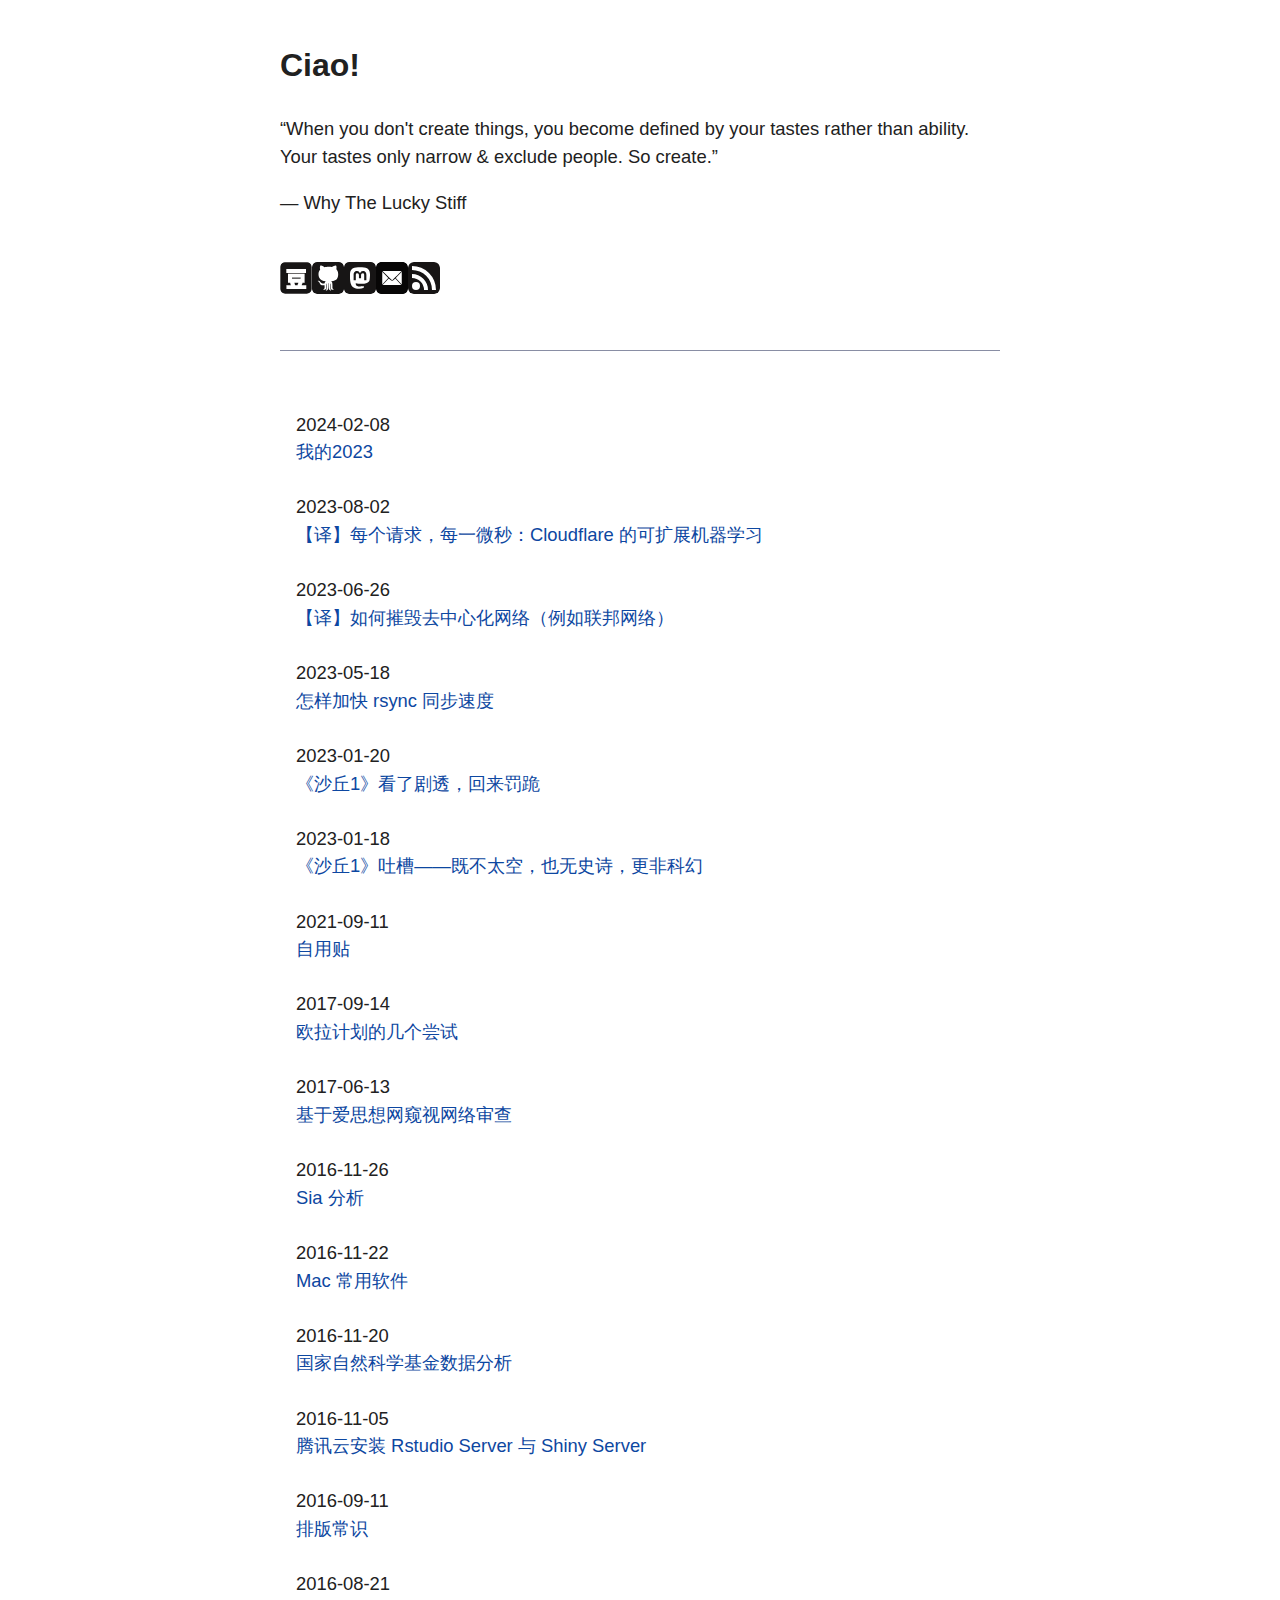
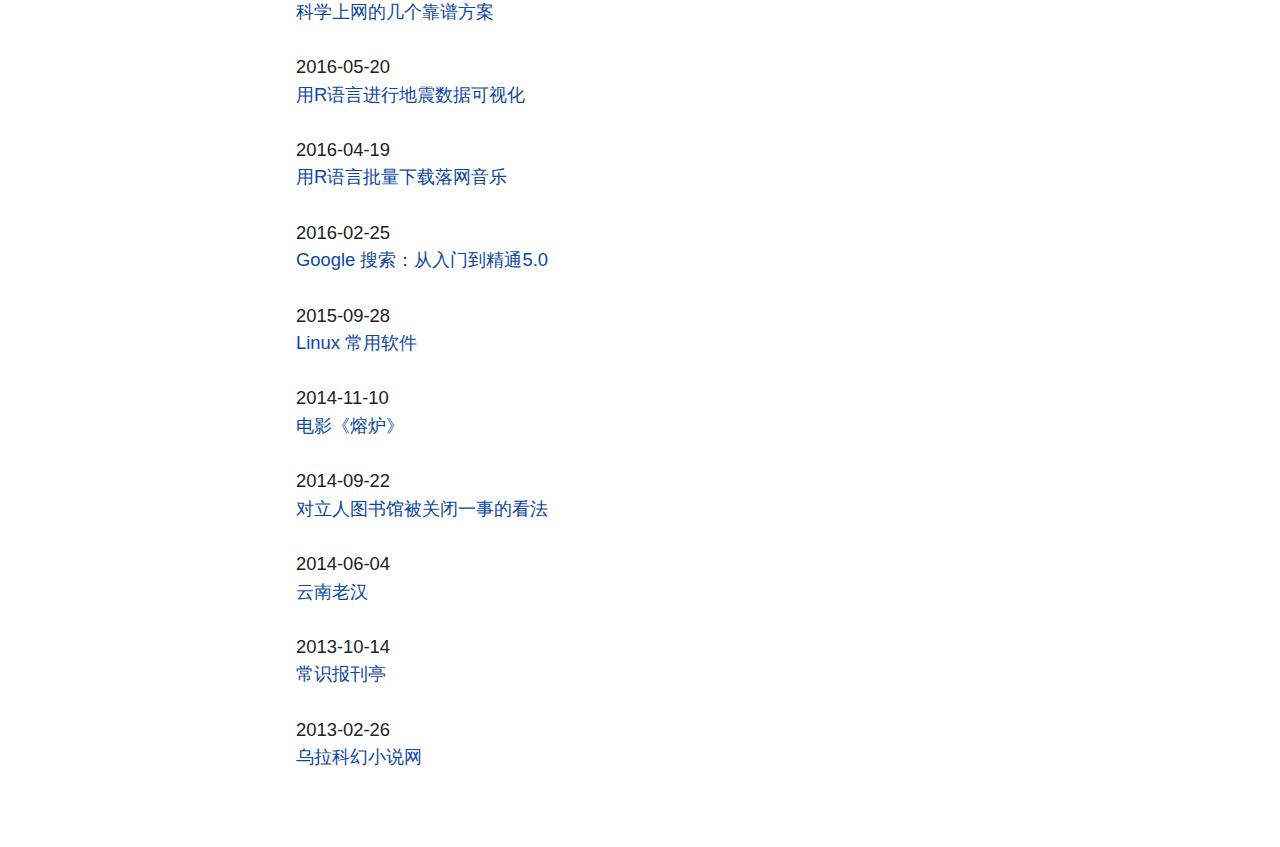
<file: index.html>
<!doctype html><html><head><meta charset=utf-8><title>Ciao!</title><link href=https://tsai002.github.io/simple-min.css rel=stylesheet><link href="[data-uri]" rel="shortcut icon"><link href=https://tsai002.github.io//atom.xml rel=alternate title=Ciao! type=application/atom+xml><meta content="width=device-width,initial-scale=1,user-scalable=no" name=viewport><body><div class=wrapper><header><h3>Ciao!</h3><p>“When you don't create things, you become defined by your tastes rather than ability. Your tastes only narrow & exclude people. So create.”<p>― Why The Lucky Stiff</p><br><a href=https://www.douban.com/people/140156069/><img alt=douban height=32 src=[data-uri] width=32></a><a href=https://github.com/Tsai002><img src="[data-uri]" alt=github height=32 width=32></a><a href=https://mastodon.xyz/@ciao><img src="[data-uri]" alt=mastodon height=32 width=32></a><a href=mailto:tsai2049@gmail.com><img src="[data-uri]" alt=mail height=32 width=32></a><a href=atom.xml><img alt=RSS height=32 src=[data-uri] width=32></a></header><section><br> 2024-02-08<br><a href=https://tsai002.github.io/2023/>我的2023</a><br><br> 2023-08-02<br><a href=https://tsai002.github.io/scalable-machine-learning-at-cloudflare/>【译】每个请求，每一微秒：Cloudflare 的可扩展机器学习</a><br><br> 2023-06-26<br><a href=https://tsai002.github.io/how-to-kill-a-decentralised-network/>【译】如何摧毁去中心化网络（例如联邦网络）</a><br><br> 2023-05-18<br><a href=https://tsai002.github.io/rsync/>怎样加快 rsync 同步速度</a><br><br> 2023-01-20<br><a href=https://tsai002.github.io/dune-review2/>《沙丘1》看了剧透，回来罚跪</a><br><br> 2023-01-18<br><a href=https://tsai002.github.io/dune/>《沙丘1》吐槽——既不太空，也无史诗，更非科幻</a><br><br> 2021-09-11<br><a href=https://tsai002.github.io/useful-links/>自用贴</a><br><br> 2017-09-14<br><a href=https://tsai002.github.io/euler/>欧拉计划的几个尝试</a><br><br> 2017-06-13<br><a href=https://tsai002.github.io/aisixiang/>基于爱思想网窥视网络审查</a><br><br> 2016-11-26<br><a href=https://tsai002.github.io/sia/>Sia 分析</a><br><br> 2016-11-22<br><a href=https://tsai002.github.io/mac-software/>Mac 常用软件</a><br><br> 2016-11-20<br><a href=https://tsai002.github.io/fund/>国家自然科学基金数据分析</a><br><br> 2016-11-05<br><a href=https://tsai002.github.io/rstudio-server/>腾讯云安装 Rstudio Server 与 Shiny Server</a><br><br> 2016-09-11<br><a href=https://tsai002.github.io/typewritting/>排版常识</a><br><br> 2016-08-21<br><a href=https://tsai002.github.io/freeweb/>科学上网的几个靠谱方案</a><br><br> 2016-05-20<br><a href=https://tsai002.github.io/earthquake/>用R语言进行地震数据可视化</a><br><br> 2016-04-19<br><a href=https://tsai002.github.io/luoo/>用R语言批量下载落网音乐</a><br><br> 2016-02-25<br><a href=https://tsai002.github.io/google/>Google 搜索：从入门到精通5.0</a><br><br> 2015-09-28<br><a href=https://tsai002.github.io/lubuntu/>Linux 常用软件</a><br><br> 2014-11-10<br><a href=https://tsai002.github.io/silenced/>电影《熔炉》</a><br><br> 2014-09-22<br><a href=https://tsai002.github.io/lirenlibrary/>对立人图书馆被关闭一事的看法</a><br><br> 2014-06-04<br><a href=https://tsai002.github.io/puzzle/>云南老汉</a><br><br> 2013-10-14<br><a href=https://tsai002.github.io/changshibaokanting/>常识报刊亭</a><br><br> 2013-02-26<br><a href=https://tsai002.github.io/wulali/>乌拉科幻小说网</a><br><br></section></div>
</file>
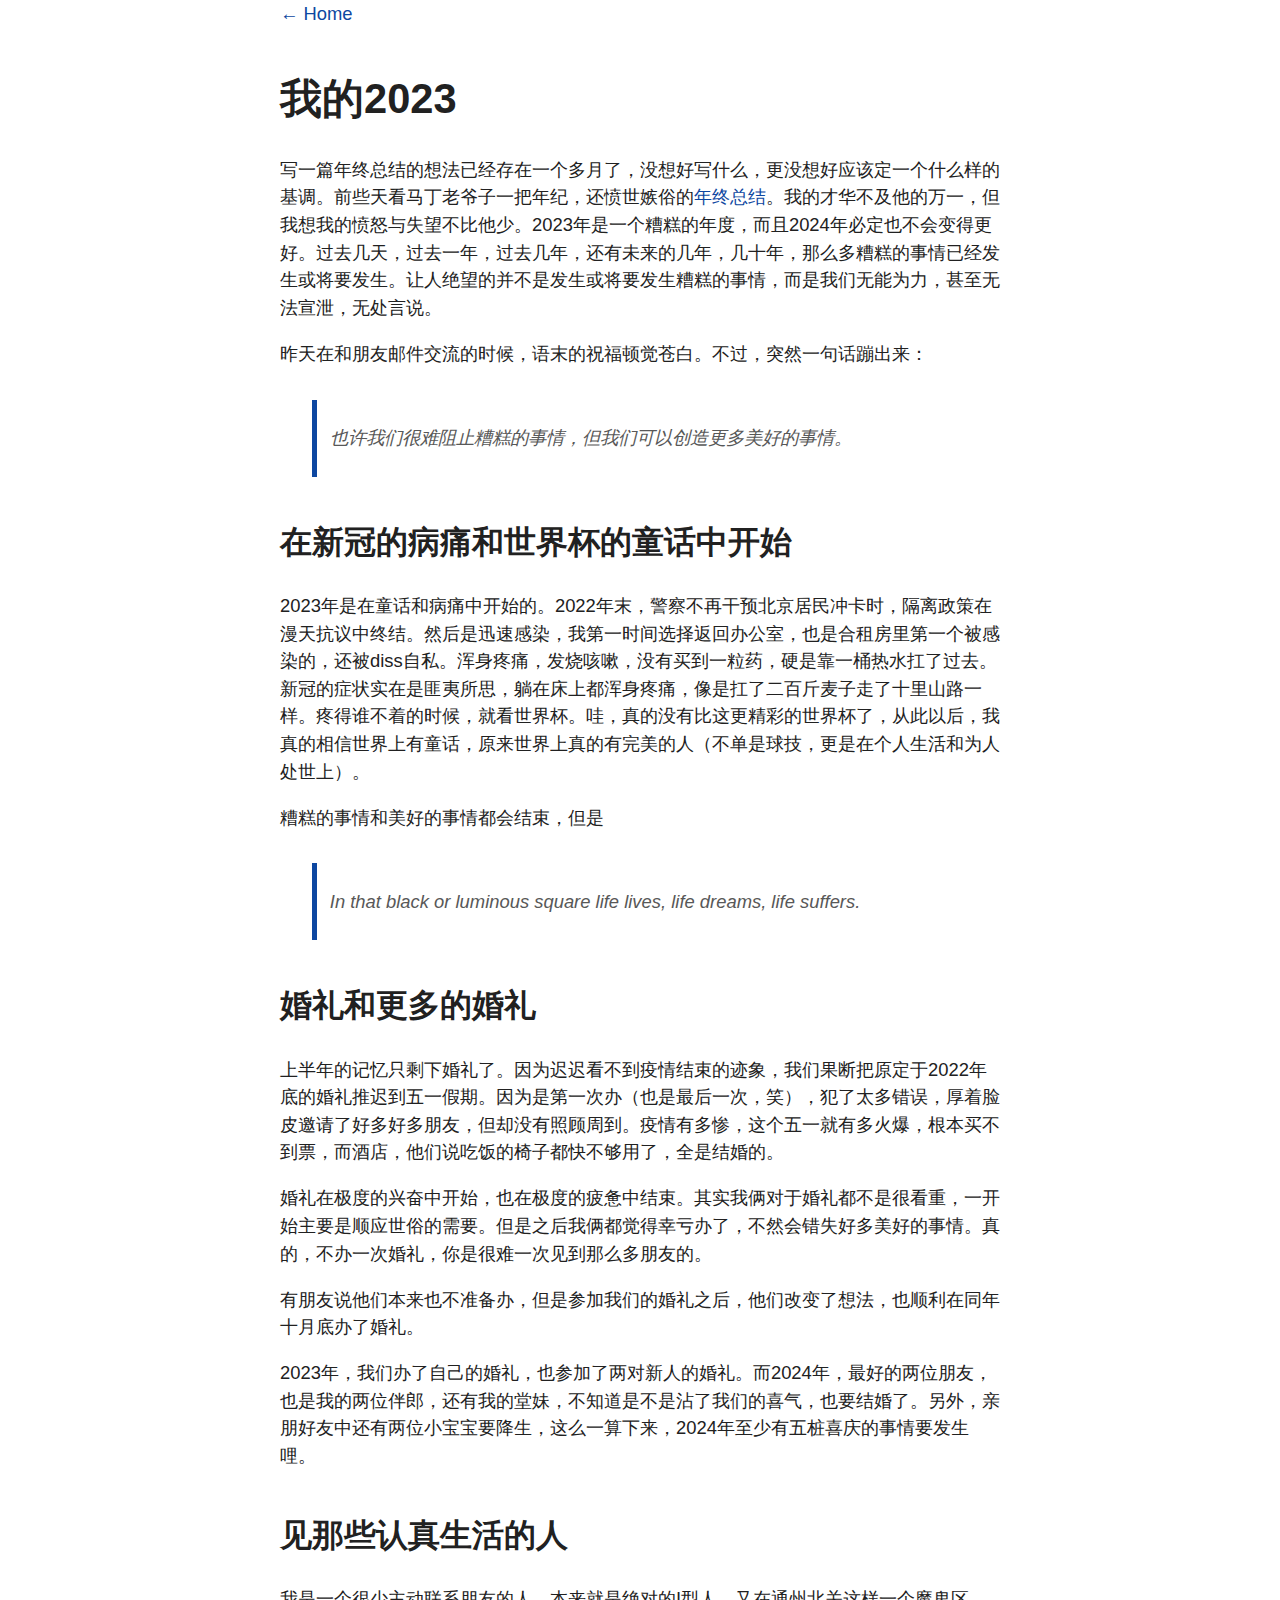
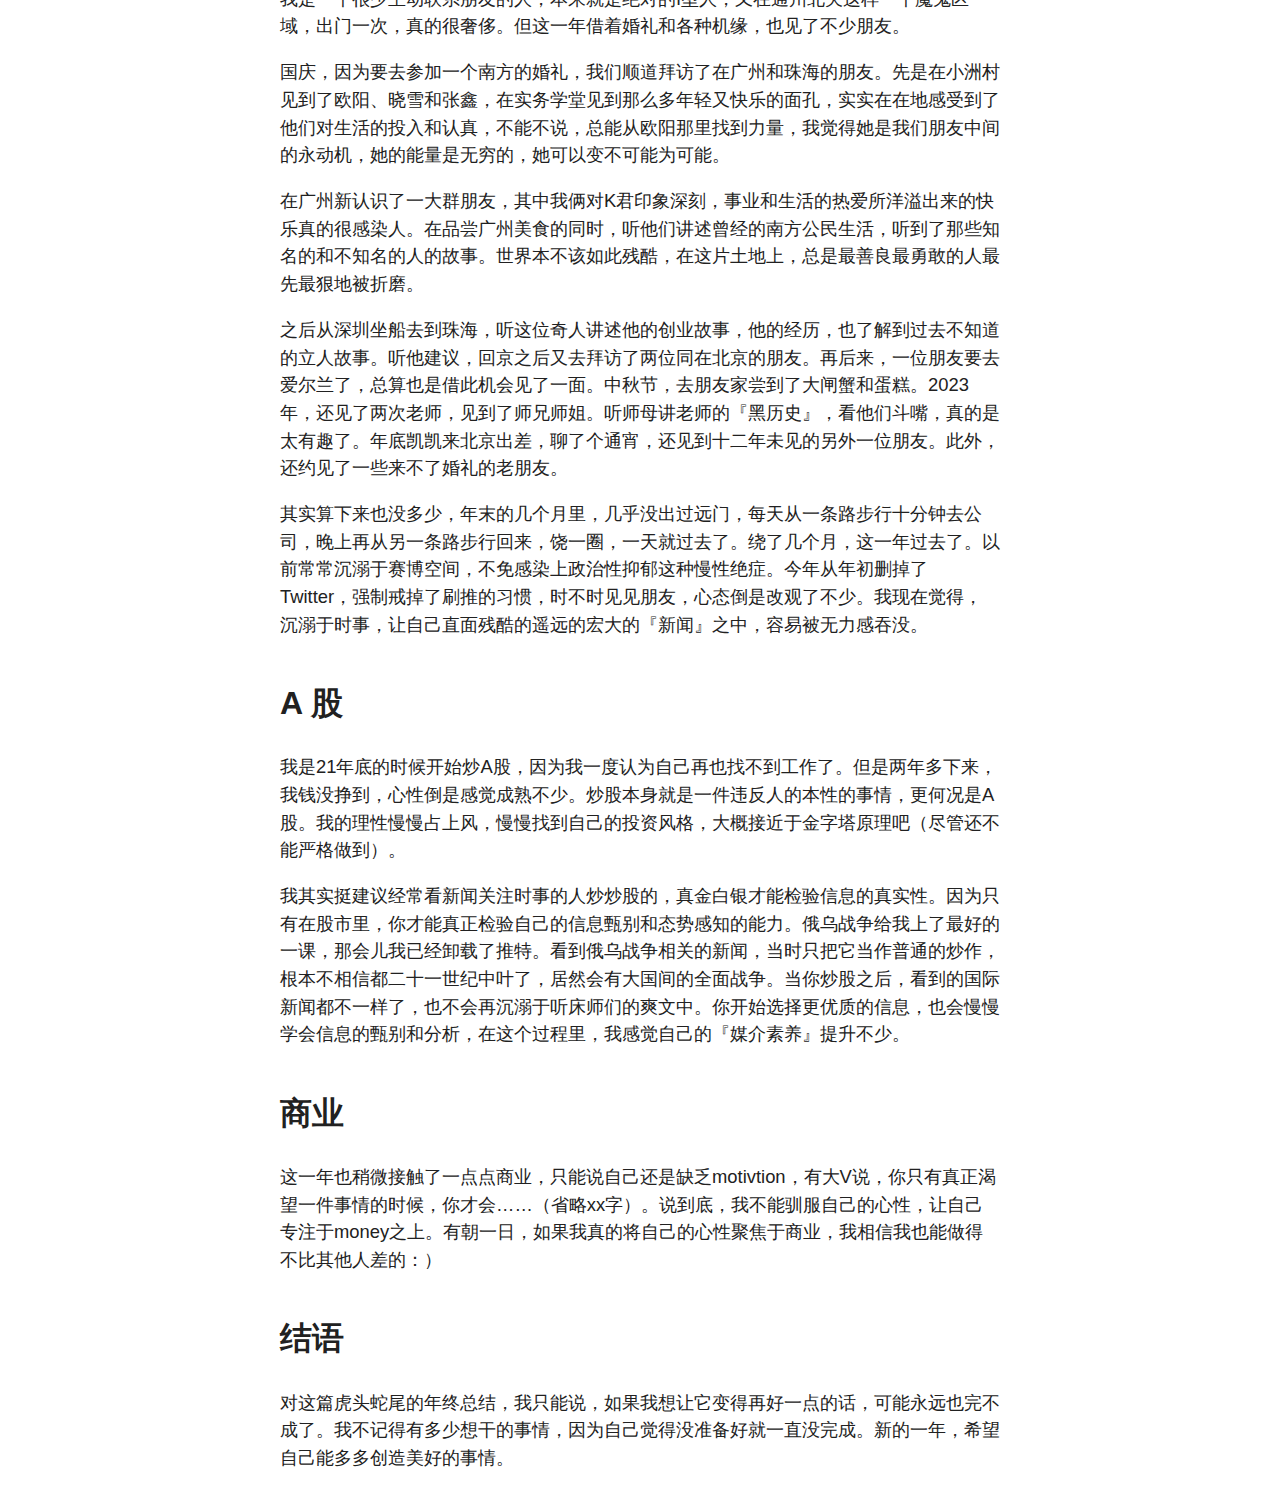
<file: 2023/index.html>
<!doctype html><html><head><meta charset=utf-8><title>Ciao!</title><link href=https://tsai002.github.io/simple-min.css rel=stylesheet><link href="[data-uri]" rel="shortcut icon"><link href=https://tsai002.github.io//atom.xml rel=alternate title=Ciao! type=application/atom+xml><meta content="width=device-width,initial-scale=1,user-scalable=no" name=viewport><body><div class=blogpost><a href=/>← Home</a><h2 class=post-title>我的2023</h2><p>写一篇年终总结的想法已经存在一个多月了，没想好写什么，更没想好应该定一个什么样的基调。前些天看马丁老爷子一把年纪，还愤世嫉俗的<a href=https://georgerrmartin.com/notablog/2024/01/29/dark-days/>年终总结</a>。我的才华不及他的万一，但我想我的愤怒与失望不比他少。2023年是一个糟糕的年度，而且2024年必定也不会变得更好。过去几天，过去一年，过去几年，还有未来的几年，几十年，那么多糟糕的事情已经发生或将要发生。让人绝望的并不是发生或将要发生糟糕的事情，而是我们无能为力，甚至无法宣泄，无处言说。<p>昨天在和朋友邮件交流的时候，语末的祝福顿觉苍白。不过，突然一句话蹦出来：<blockquote><p>也许我们很难阻止糟糕的事情，但我们可以创造更多美好的事情。</blockquote><h3 id=zai-xin-guan-de-bing-tong-he-shi-jie-bei-de-tong-hua-zhong-kai-shi>在新冠的病痛和世界杯的童话中开始</h3><p>2023年是在童话和病痛中开始的。2022年末，警察不再干预北京居民冲卡时，隔离政策在漫天抗议中终结。然后是迅速感染，我第一时间选择返回办公室，也是合租房里第一个被感染的，还被diss自私。浑身疼痛，发烧咳嗽，没有买到一粒药，硬是靠一桶热水扛了过去。新冠的症状实在是匪夷所思，躺在床上都浑身疼痛，像是扛了二百斤麦子走了十里山路一样。疼得谁不着的时候，就看世界杯。哇，真的没有比这更精彩的世界杯了，从此以后，我真的相信世界上有童话，原来世界上真的有完美的人（不单是球技，更是在个人生活和为人处世上）。<p>糟糕的事情和美好的事情都会结束，但是<blockquote><p>In that black or luminous square life lives, life dreams, life suffers.</blockquote><h3 id=hun-li-he-geng-duo-de-hun-li>婚礼和更多的婚礼</h3><p>上半年的记忆只剩下婚礼了。因为迟迟看不到疫情结束的迹象，我们果断把原定于2022年底的婚礼推迟到五一假期。因为是第一次办（也是最后一次，笑），犯了太多错误，厚着脸皮邀请了好多好多朋友，但却没有照顾周到。疫情有多惨，这个五一就有多火爆，根本买不到票，而酒店，他们说吃饭的椅子都快不够用了，全是结婚的。<p>婚礼在极度的兴奋中开始，也在极度的疲惫中结束。其实我俩对于婚礼都不是很看重，一开始主要是顺应世俗的需要。但是之后我俩都觉得幸亏办了，不然会错失好多美好的事情。真的，不办一次婚礼，你是很难一次见到那么多朋友的。<p>有朋友说他们本来也不准备办，但是参加我们的婚礼之后，他们改变了想法，也顺利在同年十月底办了婚礼。<p>2023年，我们办了自己的婚礼，也参加了两对新人的婚礼。而2024年，最好的两位朋友，也是我的两位伴郎，还有我的堂妹，不知道是不是沾了我们的喜气，也要结婚了。另外，亲朋好友中还有两位小宝宝要降生，这么一算下来，2024年至少有五桩喜庆的事情要发生哩。<h3 id=jian-na-xie-ren-zhen-sheng-huo-de-ren>见那些认真生活的人</h3><p>我是一个很少主动联系朋友的人，本来就是绝对的I型人，又在通州北关这样一个魔鬼区域，出门一次，真的很奢侈。但这一年借着婚礼和各种机缘，也见了不少朋友。<p>国庆，因为要去参加一个南方的婚礼，我们顺道拜访了在广州和珠海的朋友。先是在小洲村见到了欧阳、晓雪和张鑫，在实务学堂见到那么多年轻又快乐的面孔，实实在在地感受到了他们对生活的投入和认真，不能不说，总能从欧阳那里找到力量，我觉得她是我们朋友中间的永动机，她的能量是无穷的，她可以变不可能为可能。<p>在广州新认识了一大群朋友，其中我俩对K君印象深刻，事业和生活的热爱所洋溢出来的快乐真的很感染人。在品尝广州美食的同时，听他们讲述曾经的南方公民生活，听到了那些知名的和不知名的人的故事。世界本不该如此残酷，在这片土地上，总是最善良最勇敢的人最先最狠地被折磨。<p>之后从深圳坐船去到珠海，听这位奇人讲述他的创业故事，他的经历，也了解到过去不知道的立人故事。听他建议，回京之后又去拜访了两位同在北京的朋友。再后来，一位朋友要去爱尔兰了，总算也是借此机会见了一面。中秋节，去朋友家尝到了大闸蟹和蛋糕。2023年，还见了两次老师，见到了师兄师姐。听师母讲老师的『黑历史』，看他们斗嘴，真的是太有趣了。年底凯凯来北京出差，聊了个通宵，还见到十二年未见的另外一位朋友。此外，还约见了一些来不了婚礼的老朋友。<p>其实算下来也没多少，年末的几个月里，几乎没出过远门，每天从一条路步行十分钟去公司，晚上再从另一条路步行回来，饶一圈，一天就过去了。绕了几个月，这一年过去了。以前常常沉溺于赛博空间，不免感染上政治性抑郁这种慢性绝症。今年从年初删掉了Twitter，强制戒掉了刷推的习惯，时不时见见朋友，心态倒是改观了不少。我现在觉得，沉溺于时事，让自己直面残酷的遥远的宏大的『新闻』之中，容易被无力感吞没。<h3 id=a-gu>A 股</h3><p>我是21年底的时候开始炒A股，因为我一度认为自己再也找不到工作了。但是两年多下来，我钱没挣到，心性倒是感觉成熟不少。炒股本身就是一件违反人的本性的事情，更何况是A股。我的理性慢慢占上风，慢慢找到自己的投资风格，大概接近于金字塔原理吧（尽管还不能严格做到）。<p>我其实挺建议经常看新闻关注时事的人炒炒股的，真金白银才能检验信息的真实性。因为只有在股市里，你才能真正检验自己的信息甄别和态势感知的能力。俄乌战争给我上了最好的一课，那会儿我已经卸载了推特。看到俄乌战争相关的新闻，当时只把它当作普通的炒作，根本不相信都二十一世纪中叶了，居然会有大国间的全面战争。当你炒股之后，看到的国际新闻都不一样了，也不会再沉溺于听床师们的爽文中。你开始选择更优质的信息，也会慢慢学会信息的甄别和分析，在这个过程里，我感觉自己的『媒介素养』提升不少。<h3 id=shang-ye>商业</h3><p>这一年也稍微接触了一点点商业，只能说自己还是缺乏motivtion，有大V说，你只有真正渴望一件事情的时候，你才会……（省略xx字）。说到底，我不能驯服自己的心性，让自己专注于money之上。有朝一日，如果我真的将自己的心性聚焦于商业，我相信我也能做得不比其他人差的：）<h3 id=jie-yu>结语</h3><p>对这篇虎头蛇尾的年终总结，我只能说，如果我想让它变得再好一点的话，可能永远也完不成了。我不记得有多少想干的事情，因为自己觉得没准备好就一直没完成。新的一年，希望自己能多多创造美好的事情。</div>
</file>
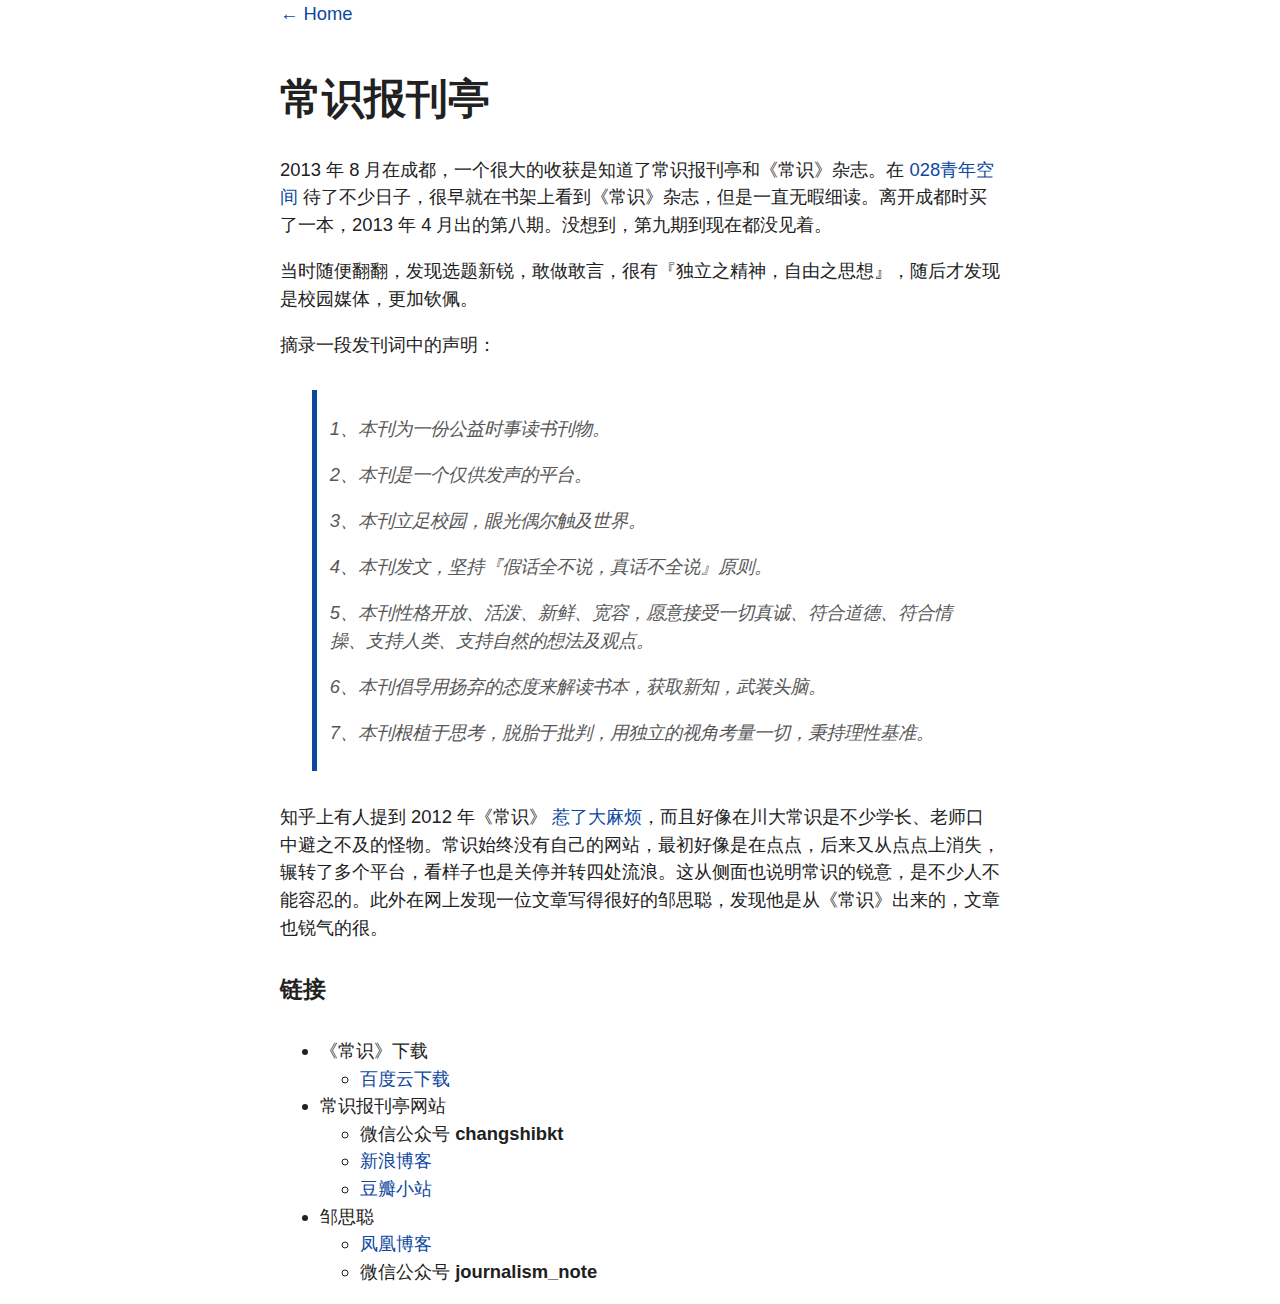
<file: changshibaokanting/index.html>
<!doctype html><html><head><meta charset=utf-8><title>Ciao!</title><link href=https://tsai002.github.io/simple-min.css rel=stylesheet><link href="[data-uri]" rel="shortcut icon"><link href=https://tsai002.github.io//atom.xml rel=alternate title=Ciao! type=application/atom+xml><meta content="width=device-width,initial-scale=1,user-scalable=no" name=viewport><body><div class=blogpost><a href=/>← Home</a><h2 class=post-title>常识报刊亭</h2><p>2013 年 8 月在成都，一个很大的收获是知道了常识报刊亭和《常识》杂志。在 <a href=https://site.douban.com/194168/>028青年空间</a> 待了不少日子，很早就在书架上看到《常识》杂志，但是一直无暇细读。离开成都时买了一本，2013 年 4 月出的第八期。没想到，第九期到现在都没见着。<p>当时随便翻翻，发现选题新锐，敢做敢言，很有『独立之精神，自由之思想』，随后才发现是校园媒体，更加钦佩。<p>摘录一段发刊词中的声明：<blockquote><p>1、本刊为一份公益时事读书刊物。<p>2、本刊是一个仅供发声的平台。<p>3、本刊立足校园，眼光偶尔触及世界。<p>4、本刊发文，坚持『假话全不说，真话不全说』原则。<p>5、本刊性格开放、活泼、新鲜、宽容，愿意接受一切真诚、符合道德、符合情操、支持人类、支持自然的想法及观点。<p>6、本刊倡导用扬弃的态度来解读书本，获取新知，武装头脑。<p>7、本刊根植于思考，脱胎于批判，用独立的视角考量一切，秉持理性基准。</blockquote><p>知乎上有人提到 2012 年《常识》 <a href=https://www.zhihu.com/question/21856922>惹了大麻烦</a>，而且好像在川大常识是不少学长、老师口中避之不及的怪物。常识始终没有自己的网站，最初好像是在点点，后来又从点点上消失，辗转了多个平台，看样子也是关停并转四处流浪。这从侧面也说明常识的锐意，是不少人不能容忍的。此外在网上发现一位文章写得很好的邹思聪，发现他是从《常识》出来的，文章也锐气的很。<h4 id=lian-jie>链接</h4><ul><li>《常识》下载 <ul><li><a href=http://pan.baidu.com/s/1jHYw5oy>百度云下载</a></ul><li>常识报刊亭网站 <ul><li>微信公众号 <strong>changshibkt</strong><li><a href=http://blog.sina.com.cn/changshibaokanting>新浪博客</a><li><a href=https://site.douban.com/248201/>豆瓣小站</a></ul><li>邹思聪 <ul><li><a href=http://zsclovedwx1314.blog.ifeng.com/article/25670882.html>凤凰博客</a><li>微信公众号 <strong>journalism_note</strong></ul></ul></div>
</file>
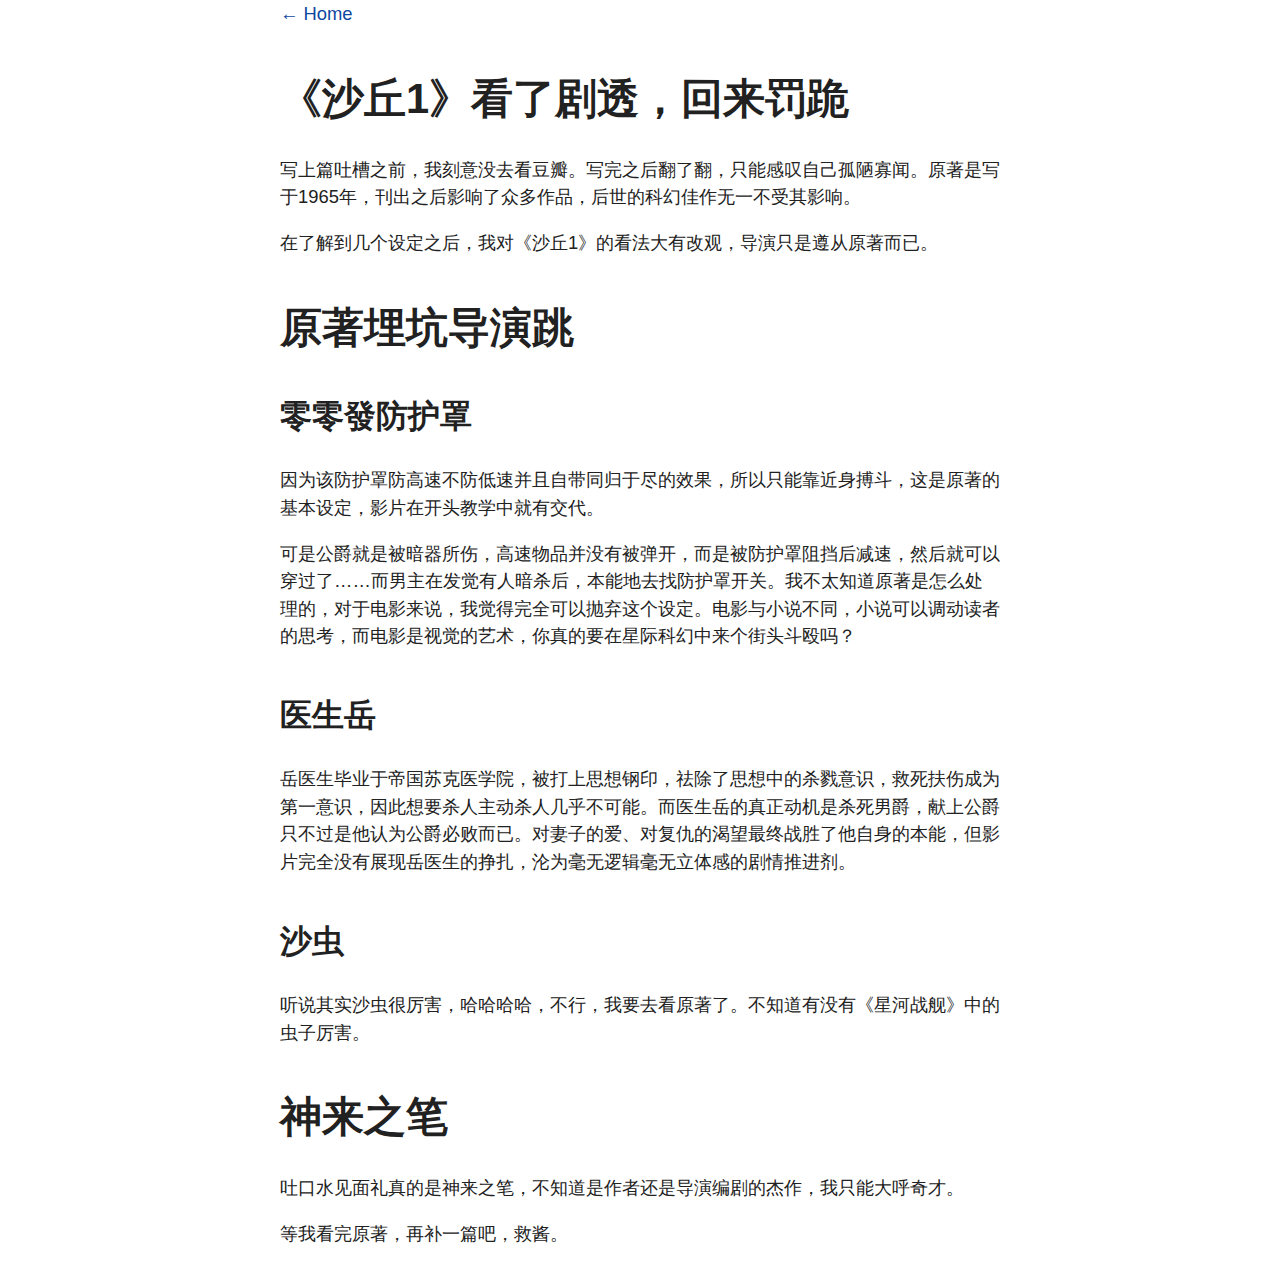
<file: dune-review2/index.html>
<!doctype html><html><head><meta charset=utf-8><title>Ciao!</title><link href=https://tsai002.github.io/simple-min.css rel=stylesheet><link href="[data-uri]" rel="shortcut icon"><link href=https://tsai002.github.io//atom.xml rel=alternate title=Ciao! type=application/atom+xml><meta content="width=device-width,initial-scale=1,user-scalable=no" name=viewport><body><div class=blogpost><a href=/>← Home</a><h2 class=post-title>《沙丘1》看了剧透，回来罚跪</h2><p>写上篇吐槽之前，我刻意没去看豆瓣。写完之后翻了翻，只能感叹自己孤陋寡闻。原著是写于1965年，刊出之后影响了众多作品，后世的科幻佳作无一不受其影响。<p>在了解到几个设定之后，我对《沙丘1》的看法大有改观，导演只是遵从原著而已。<h2 id=yuan-zhu-mai-keng-dao-yan-tiao>原著埋坑导演跳</h2><h3 id=ling-ling-fa-fang-hu-zhao>零零發防护罩</h3><p>因为该防护罩防高速不防低速并且自带同归于尽的效果，所以只能靠近身搏斗，这是原著的基本设定，影片在开头教学中就有交代。<p>可是公爵就是被暗器所伤，高速物品并没有被弹开，而是被防护罩阻挡后减速，然后就可以穿过了……而男主在发觉有人暗杀后，本能地去找防护罩开关。我不太知道原著是怎么处理的，对于电影来说，我觉得完全可以抛弃这个设定。电影与小说不同，小说可以调动读者的思考，而电影是视觉的艺术，你真的要在星际科幻中来个街头斗殴吗？<h3 id=yi-sheng-yue>医生岳</h3><p>岳医生毕业于帝国苏克医学院，被打上思想钢印，祛除了思想中的杀戮意识，救死扶伤成为第一意识，因此想要杀人主动杀人几乎不可能。而医生岳的真正动机是杀死男爵，献上公爵只不过是他认为公爵必败而已。对妻子的爱、对复仇的渴望最终战胜了他自身的本能，但影片完全没有展现岳医生的挣扎，沦为毫无逻辑毫无立体感的剧情推进剂。<h3 id=sha-chong>沙虫</h3><p>听说其实沙虫很厉害，哈哈哈哈，不行，我要去看原著了。不知道有没有《星河战舰》中的虫子厉害。<h2 id=shen-lai-zhi-bi>神来之笔</h2><p>吐口水见面礼真的是神来之笔，不知道是作者还是导演编剧的杰作，我只能大呼奇才。<p>等我看完原著，再补一篇吧，救酱。</div>
</file>
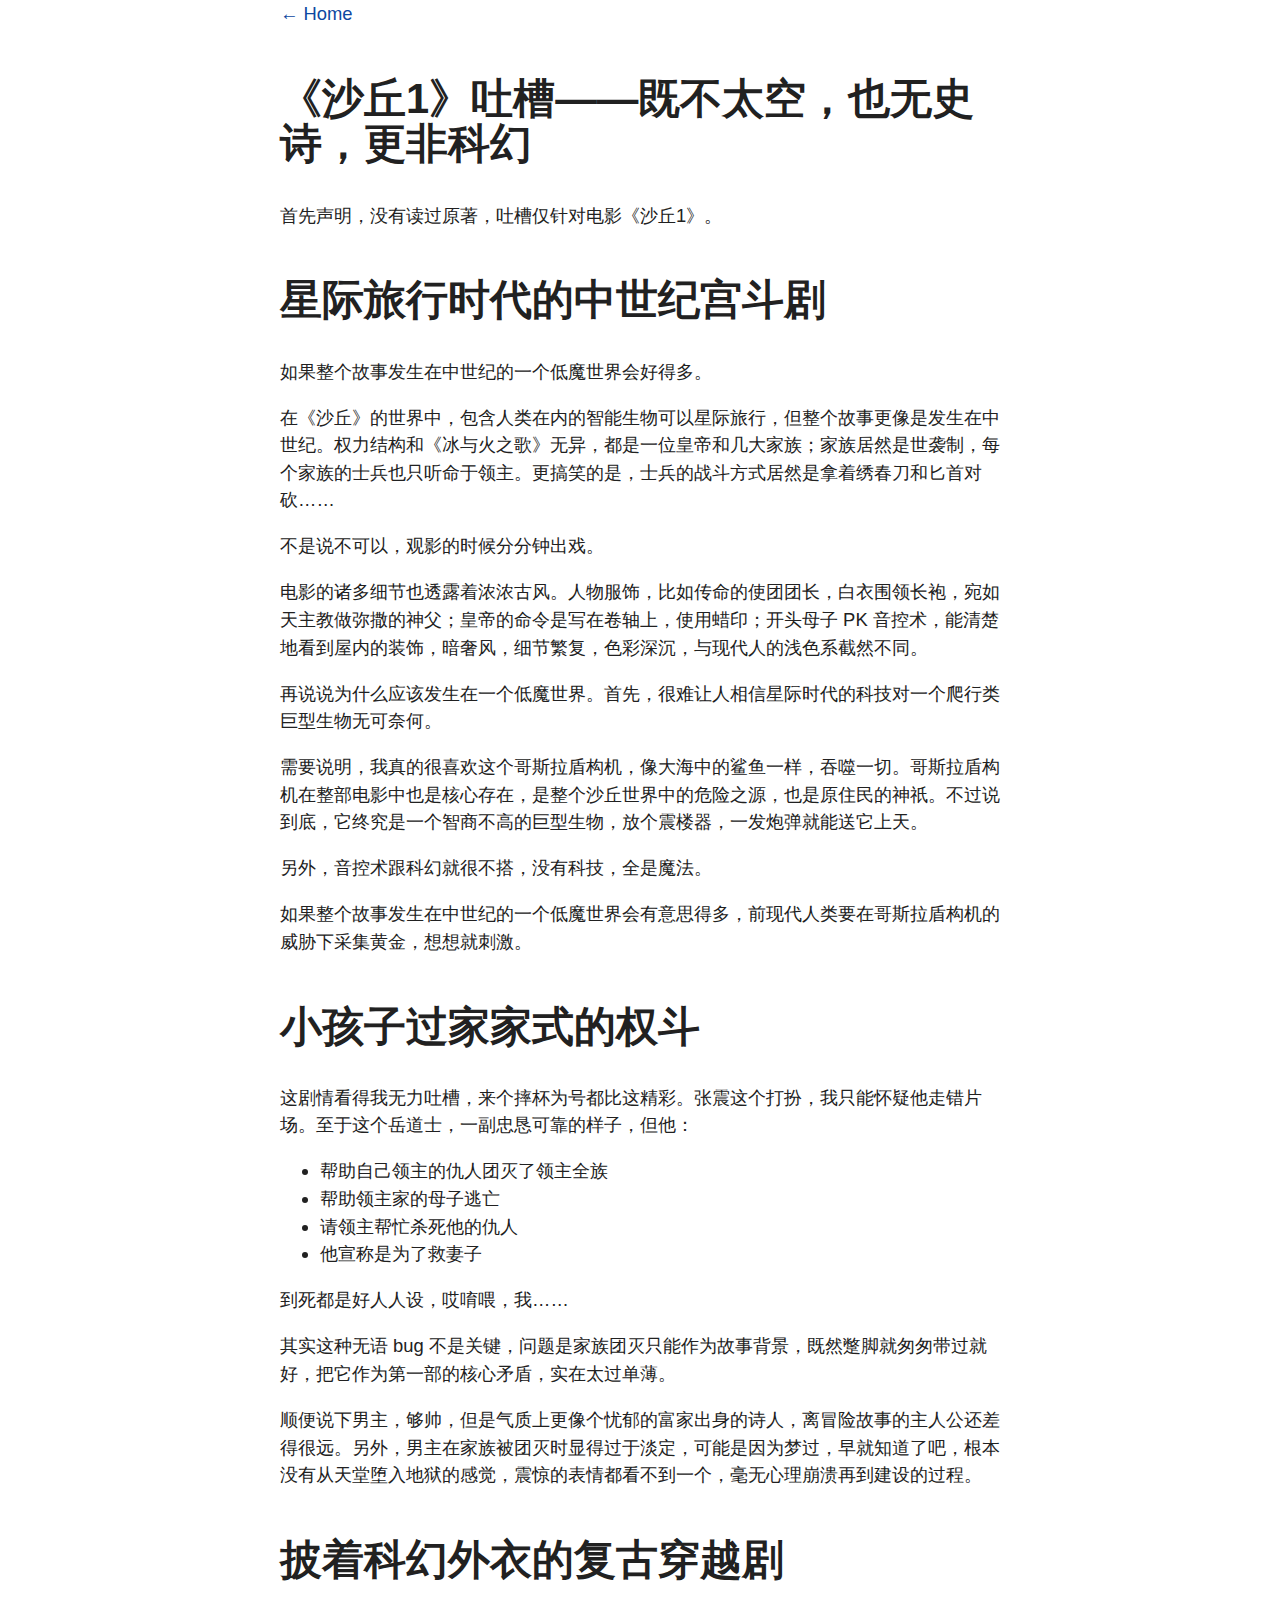
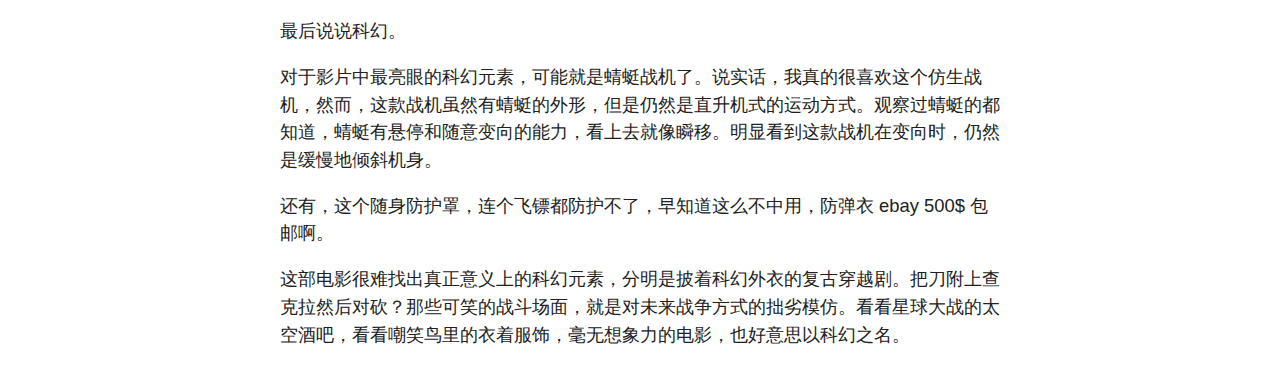
<file: dune/index.html>
<!doctype html><html><head><meta charset=utf-8><title>Ciao!</title><link href=https://tsai002.github.io/simple-min.css rel=stylesheet><link href="[data-uri]" rel="shortcut icon"><link href=https://tsai002.github.io//atom.xml rel=alternate title=Ciao! type=application/atom+xml><meta content="width=device-width,initial-scale=1,user-scalable=no" name=viewport><body><div class=blogpost><a href=/>← Home</a><h2 class=post-title>《沙丘1》吐槽——既不太空，也无史诗，更非科幻</h2><p>首先声明，没有读过原著，吐槽仅针对电影《沙丘1》。<h2 id=xing-ji-lv-xing-shi-dai-de-zhong-shi-ji-gong-dou-ju>星际旅行时代的中世纪宫斗剧</h2><p>如果整个故事发生在中世纪的一个低魔世界会好得多。<p>在《沙丘》的世界中，包含人类在内的智能生物可以星际旅行，但整个故事更像是发生在中世纪。权力结构和《冰与火之歌》无异，都是一位皇帝和几大家族；家族居然是世袭制，每个家族的士兵也只听命于领主。更搞笑的是，士兵的战斗方式居然是拿着绣春刀和匕首对砍……<p>不是说不可以，观影的时候分分钟出戏。<p>电影的诸多细节也透露着浓浓古风。人物服饰，比如传命的使团团长，白衣围领长袍，宛如天主教做弥撒的神父；皇帝的命令是写在卷轴上，使用蜡印；开头母子 PK 音控术，能清楚地看到屋内的装饰，暗奢风，细节繁复，色彩深沉，与现代人的浅色系截然不同。<p>再说说为什么应该发生在一个低魔世界。首先，很难让人相信星际时代的科技对一个爬行类巨型生物无可奈何。<p>需要说明，我真的很喜欢这个哥斯拉盾构机，像大海中的鲨鱼一样，吞噬一切。哥斯拉盾构机在整部电影中也是核心存在，是整个沙丘世界中的危险之源，也是原住民的神祇。不过说到底，它终究是一个智商不高的巨型生物，放个震楼器，一发炮弹就能送它上天。<p>另外，音控术跟科幻就很不搭，没有科技，全是魔法。<p>如果整个故事发生在中世纪的一个低魔世界会有意思得多，前现代人类要在哥斯拉盾构机的威胁下采集黄金，想想就刺激。<h2 id=xiao-hai-zi-guo-jia-jia-shi-de-quan-dou>小孩子过家家式的权斗</h2><p>这剧情看得我无力吐槽，来个摔杯为号都比这精彩。张震这个打扮，我只能怀疑他走错片场。至于这个岳道士，一副忠恳可靠的样子，但他：<ul><li>帮助自己领主的仇人团灭了领主全族<li>帮助领主家的母子逃亡<li>请领主帮忙杀死他的仇人<li>他宣称是为了救妻子</ul><p>到死都是好人人设，哎唷喂，我……<p>其实这种无语 bug 不是关键，问题是家族团灭只能作为故事背景，既然蹩脚就匆匆带过就好，把它作为第一部的核心矛盾，实在太过单薄。<p>顺便说下男主，够帅，但是气质上更像个忧郁的富家出身的诗人，离冒险故事的主人公还差得很远。另外，男主在家族被团灭时显得过于淡定，可能是因为梦过，早就知道了吧，根本没有从天堂堕入地狱的感觉，震惊的表情都看不到一个，毫无心理崩溃再到建设的过程。<h2 id=pi-zhao-ke-huan-wai-yi-de-fu-gu-chuan-yue-ju>披着科幻外衣的复古穿越剧</h2><p>最后说说科幻。<p>对于影片中最亮眼的科幻元素，可能就是蜻蜓战机了。说实话，我真的很喜欢这个仿生战机，然而，这款战机虽然有蜻蜓的外形，但是仍然是直升机式的运动方式。观察过蜻蜓的都知道，蜻蜓有悬停和随意变向的能力，看上去就像瞬移。明显看到这款战机在变向时，仍然是缓慢地倾斜机身。<p>还有，这个随身防护罩，连个飞镖都防护不了，早知道这么不中用，防弹衣 ebay 500$ 包邮啊。<p>这部电影很难找出真正意义上的科幻元素，分明是披着科幻外衣的复古穿越剧。把刀附上查克拉然后对砍？那些可笑的战斗场面，就是对未来战争方式的拙劣模仿。看看星球大战的太空酒吧，看看嘲笑鸟里的衣着服饰，毫无想象力的电影，也好意思以科幻之名。</div>
</file>
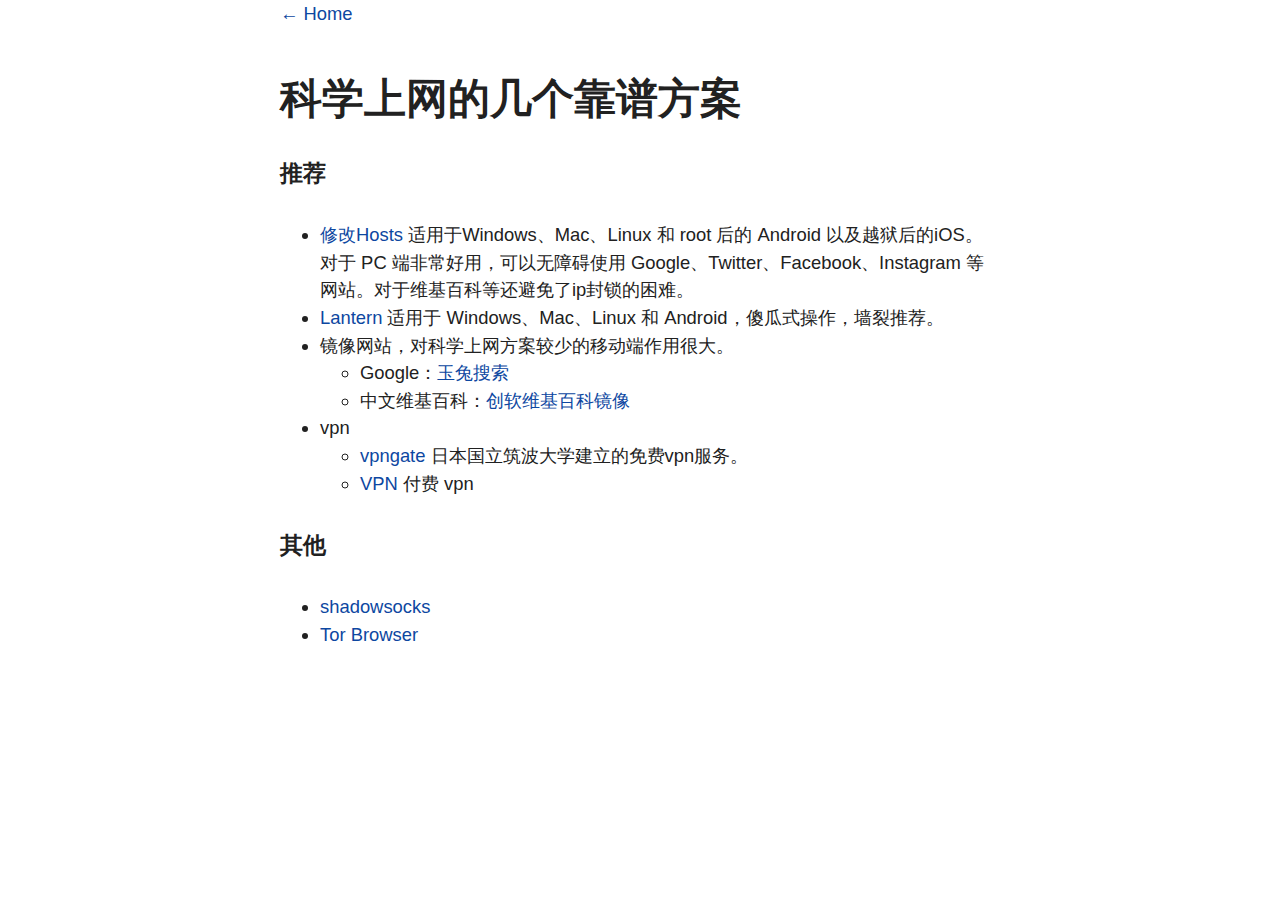
<file: freeweb/index.html>
<!doctype html><html><head><meta charset=utf-8><title>Ciao!</title><link href=https://tsai002.github.io/simple-min.css rel=stylesheet><link href="[data-uri]" rel="shortcut icon"><link href=https://tsai002.github.io//atom.xml rel=alternate title=Ciao! type=application/atom+xml><meta content="width=device-width,initial-scale=1,user-scalable=no" name=viewport><body><div class=blogpost><a href=/>← Home</a><h2 class=post-title>科学上网的几个靠谱方案</h2><h4 id=tui-jian>推荐</h4><ul><li><a href=https://github.com/racaljk/hosts>修改Hosts</a> 适用于Windows、Mac、Linux 和 root 后的 Android 以及越狱后的iOS。对于 PC 端非常好用，可以无障碍使用 Google、Twitter、Facebook、Instagram 等网站。对于维基百科等还避免了ip封锁的困难。<li><a href=https://github.com/getlantern/lantern>Lantern</a> 适用于 Windows、Mac、Linux 和 Android，傻瓜式操作，墙裂推荐。<li>镜像网站，对科学上网方案较少的移动端作用很大。 <ul><li>Google：<a href=https://www.ytso.cc/>玉兔搜索</a><li>中文维基百科：<a href=https://w.sxisa.org/wiki/Wikipedia:%E9%A6%96%E9%A1%B5>创软维基百科镜像</a></ul><li>vpn <ul><li><a href=http://www.vpngate.net/cn/>vpngate</a> 日本国立筑波大学建立的免费vpn服务。<li><a href=http://www.jianshu.com/p/ca4eb44174ed>VPN</a> 付费 vpn</ul></ul><h4 id=qi-ta>其他</h4><ul><li><a href=http://www.ishadowsocks.org>shadowsocks</a><li><a href=https://www.torproject.org>Tor Browser</a></ul></div>
</file>
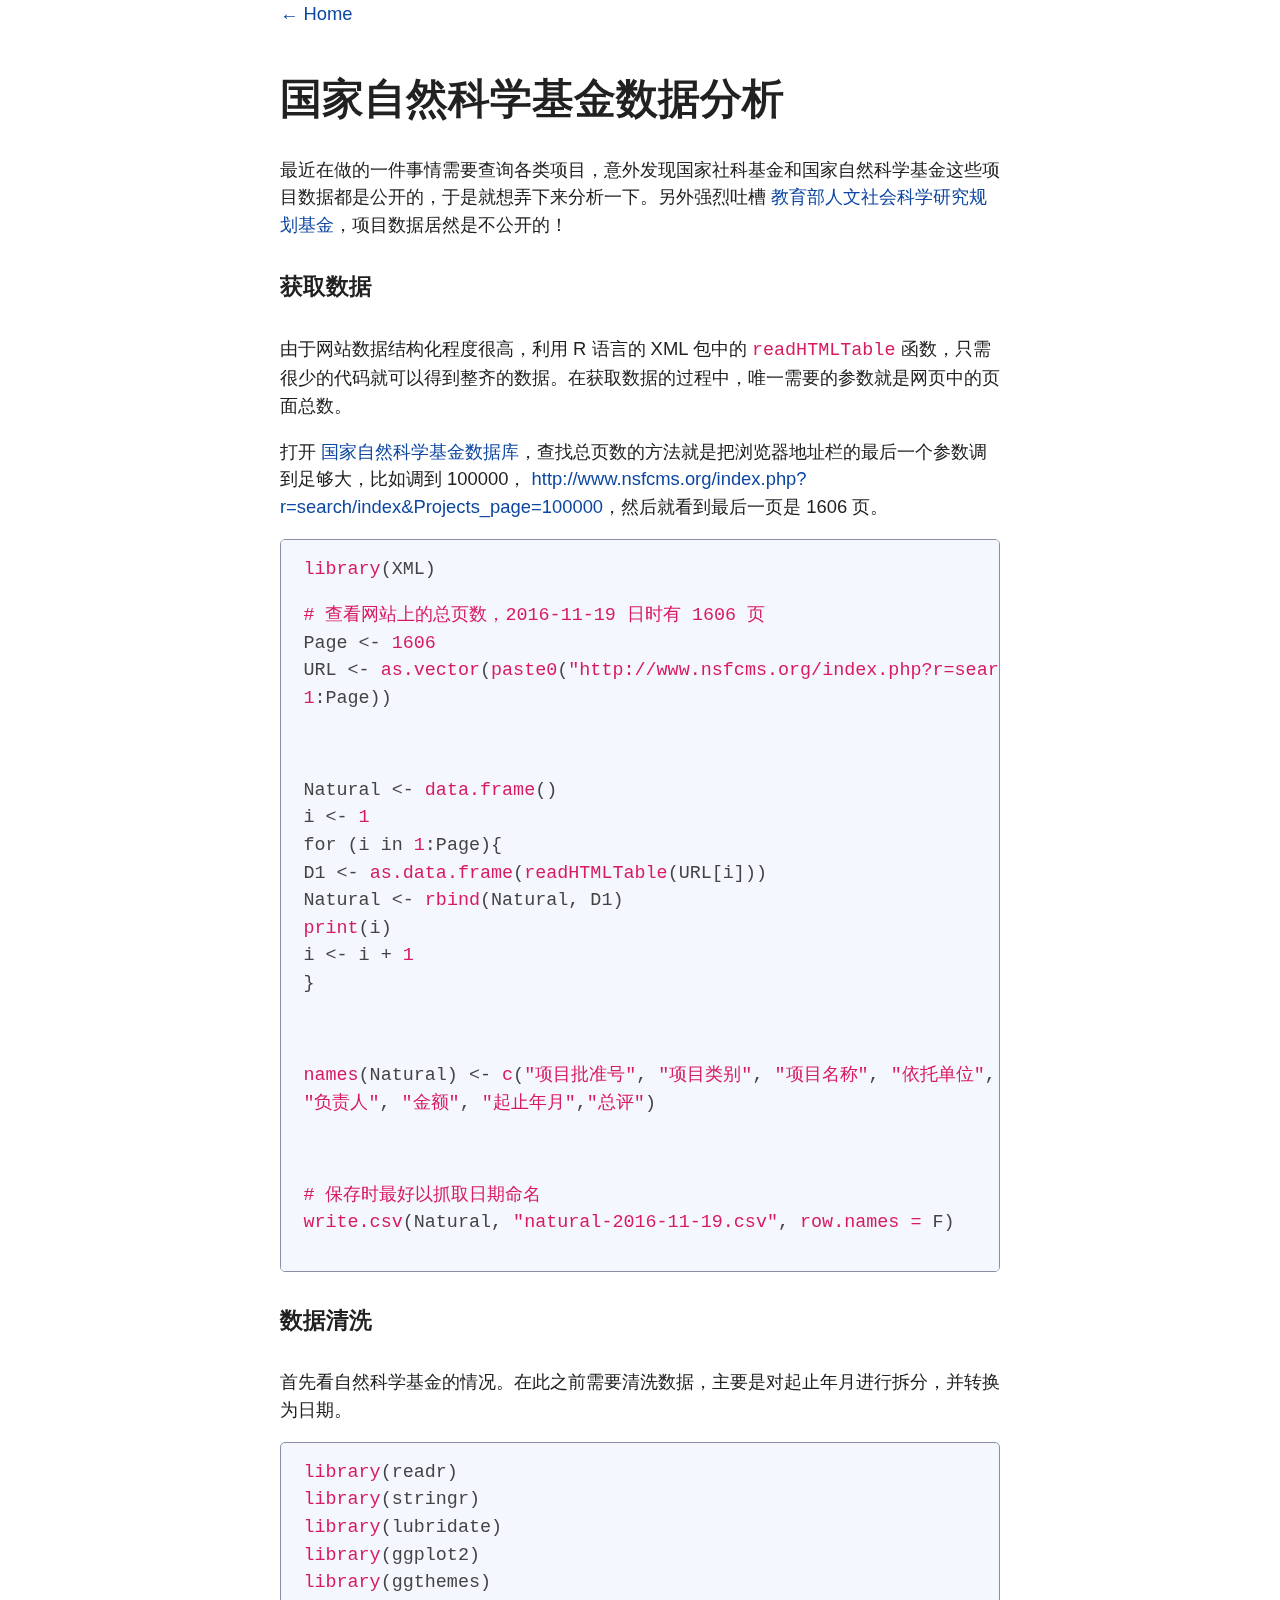
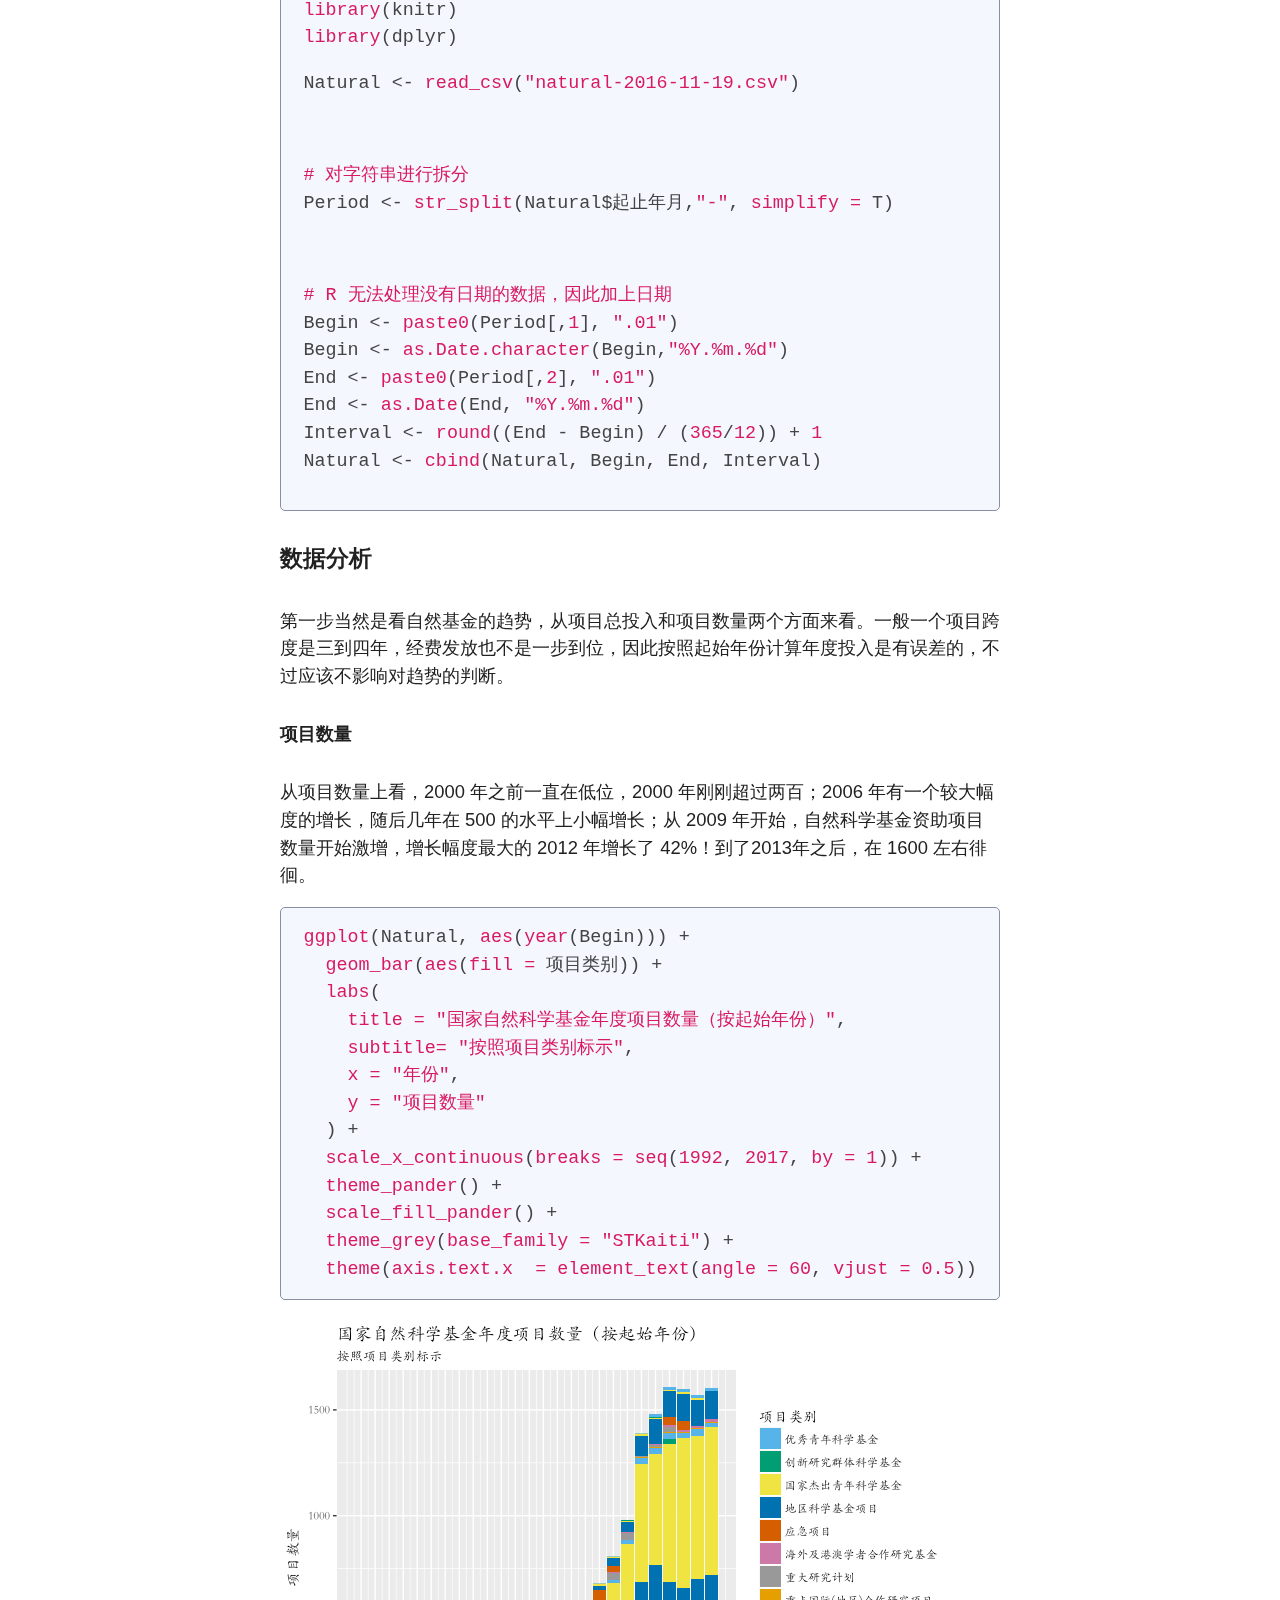
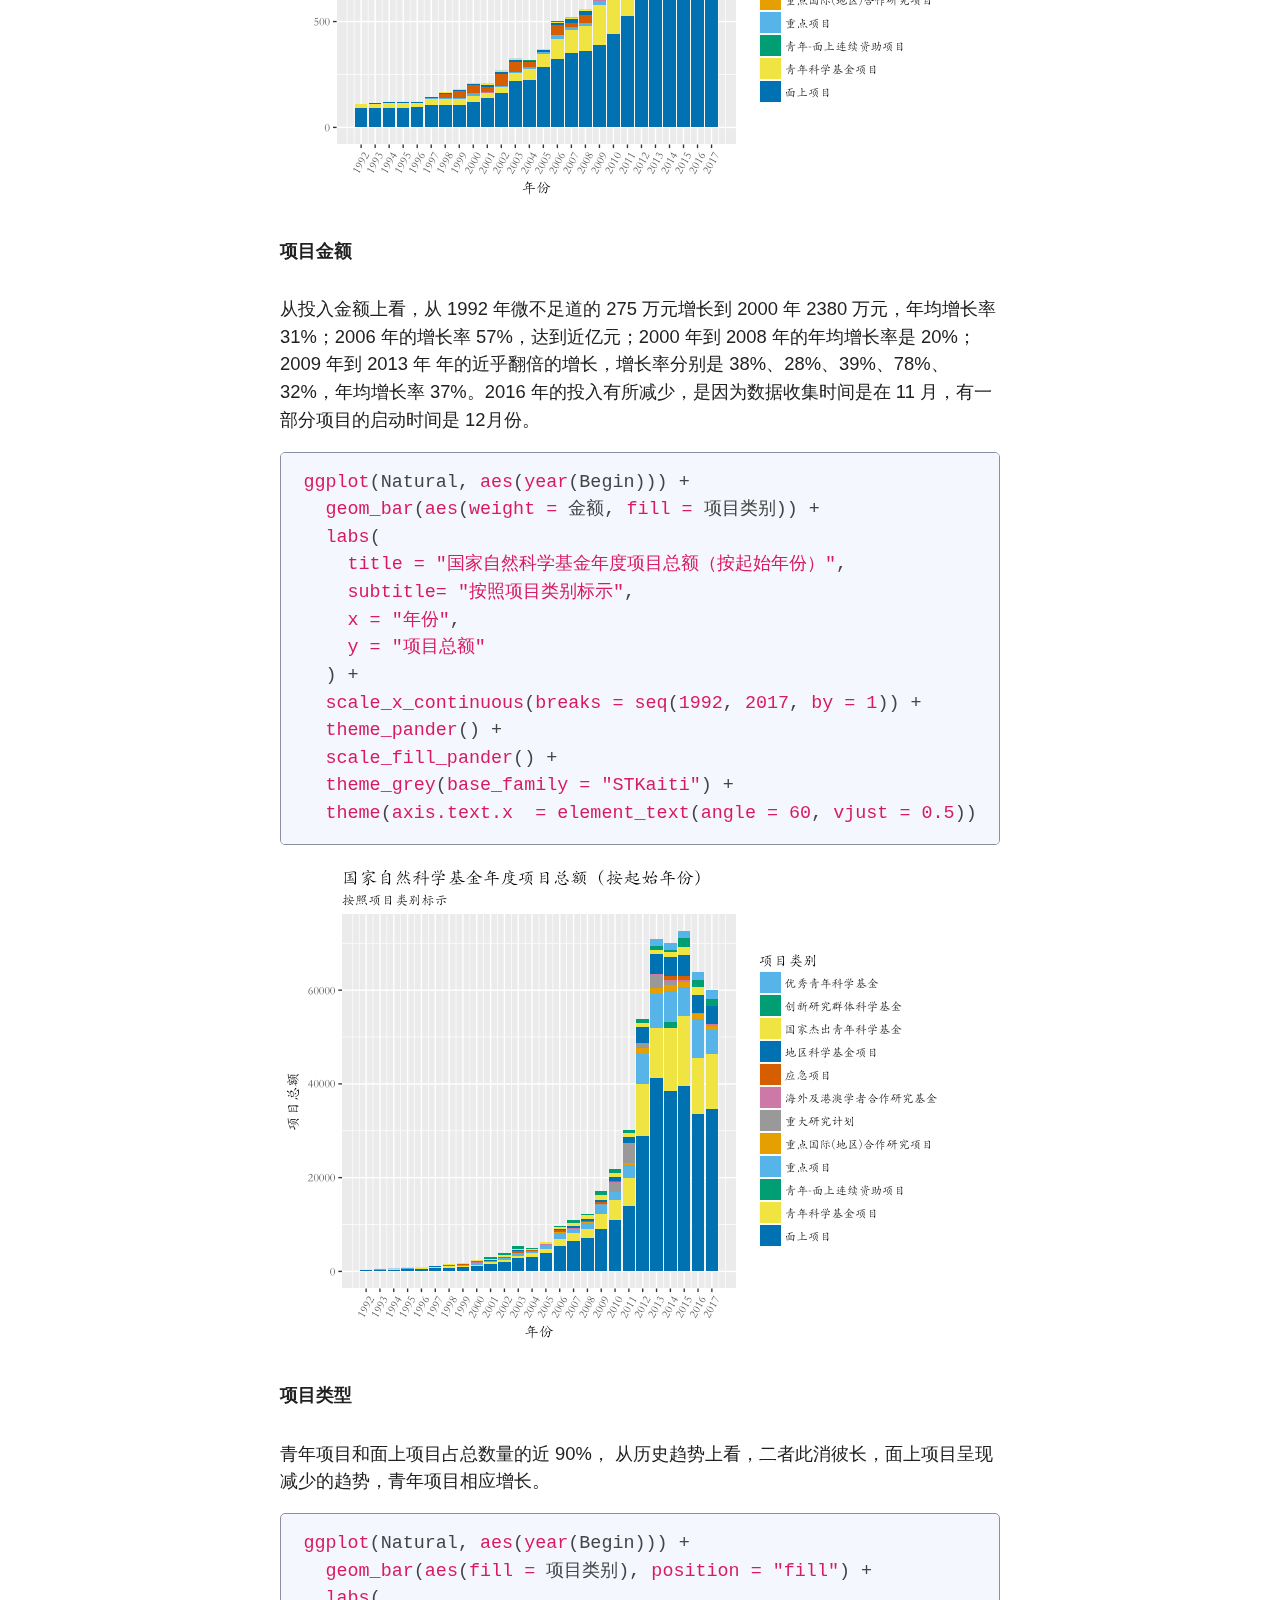
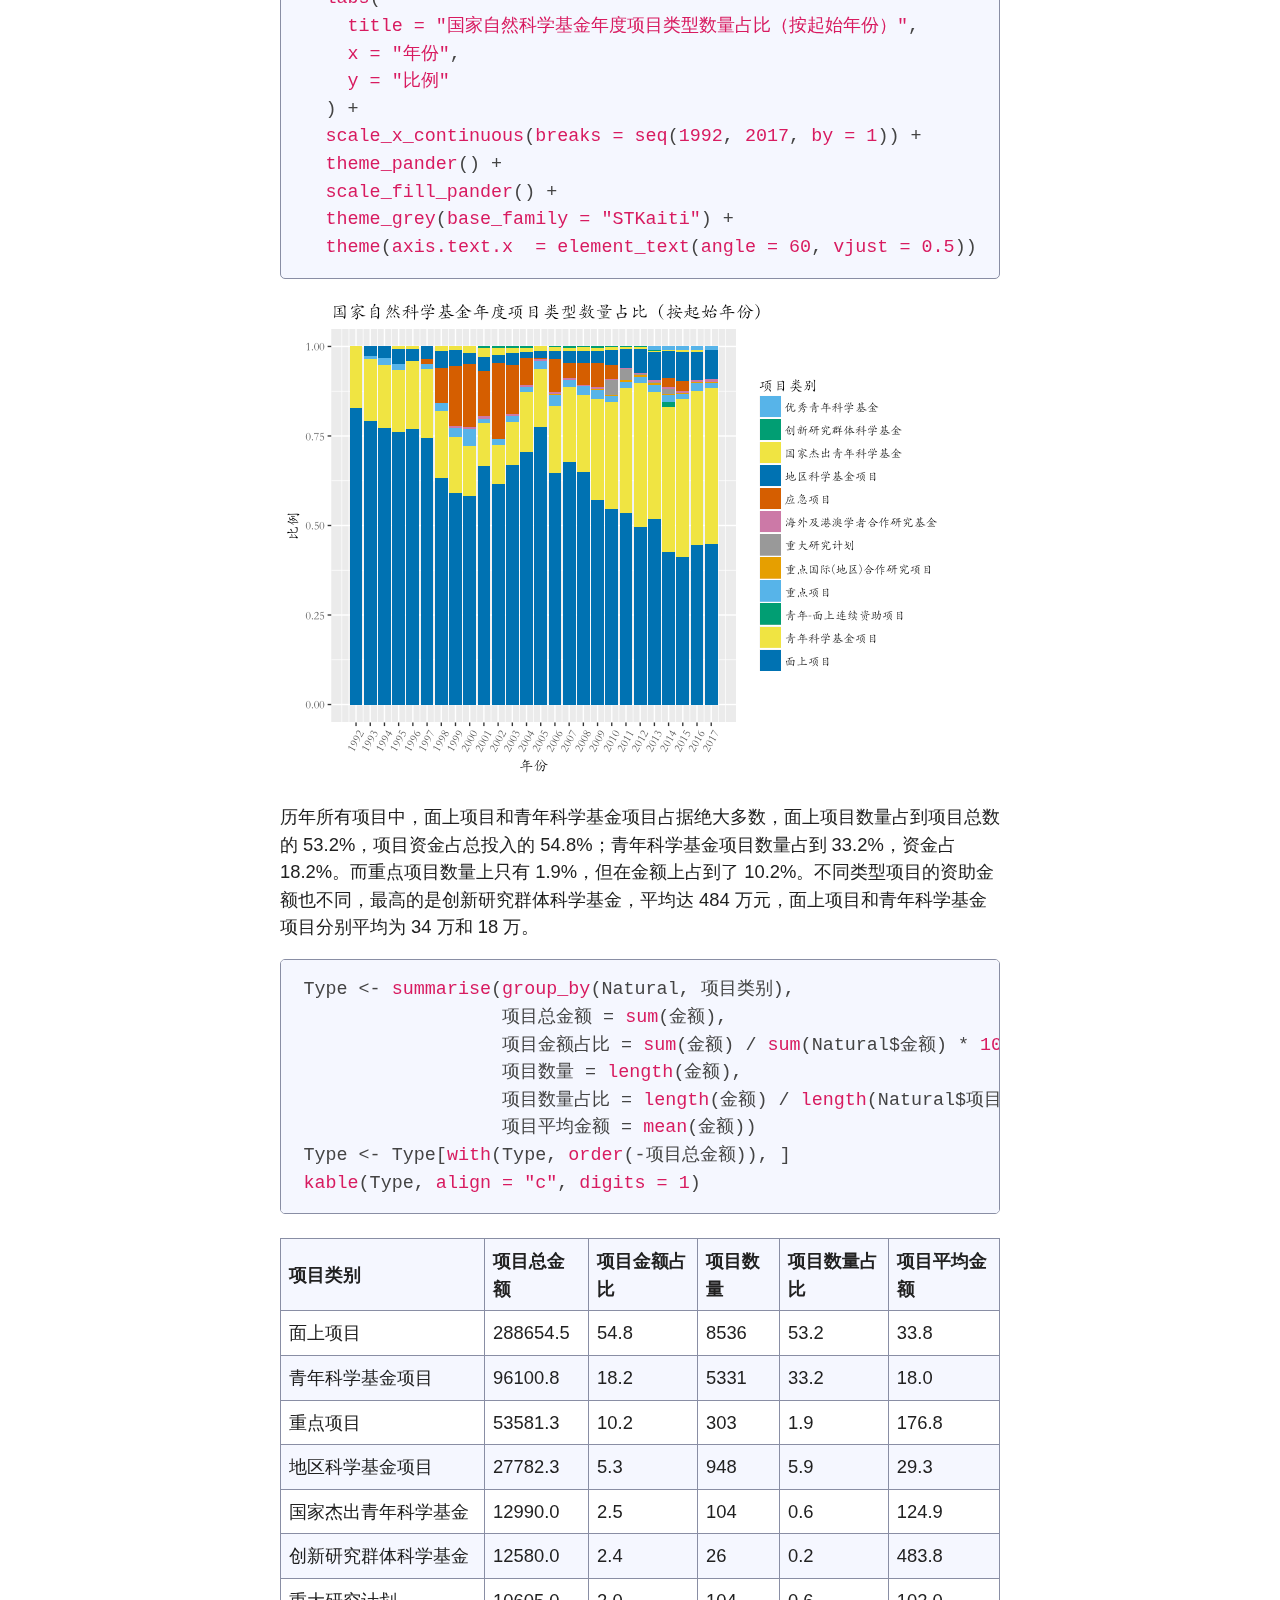
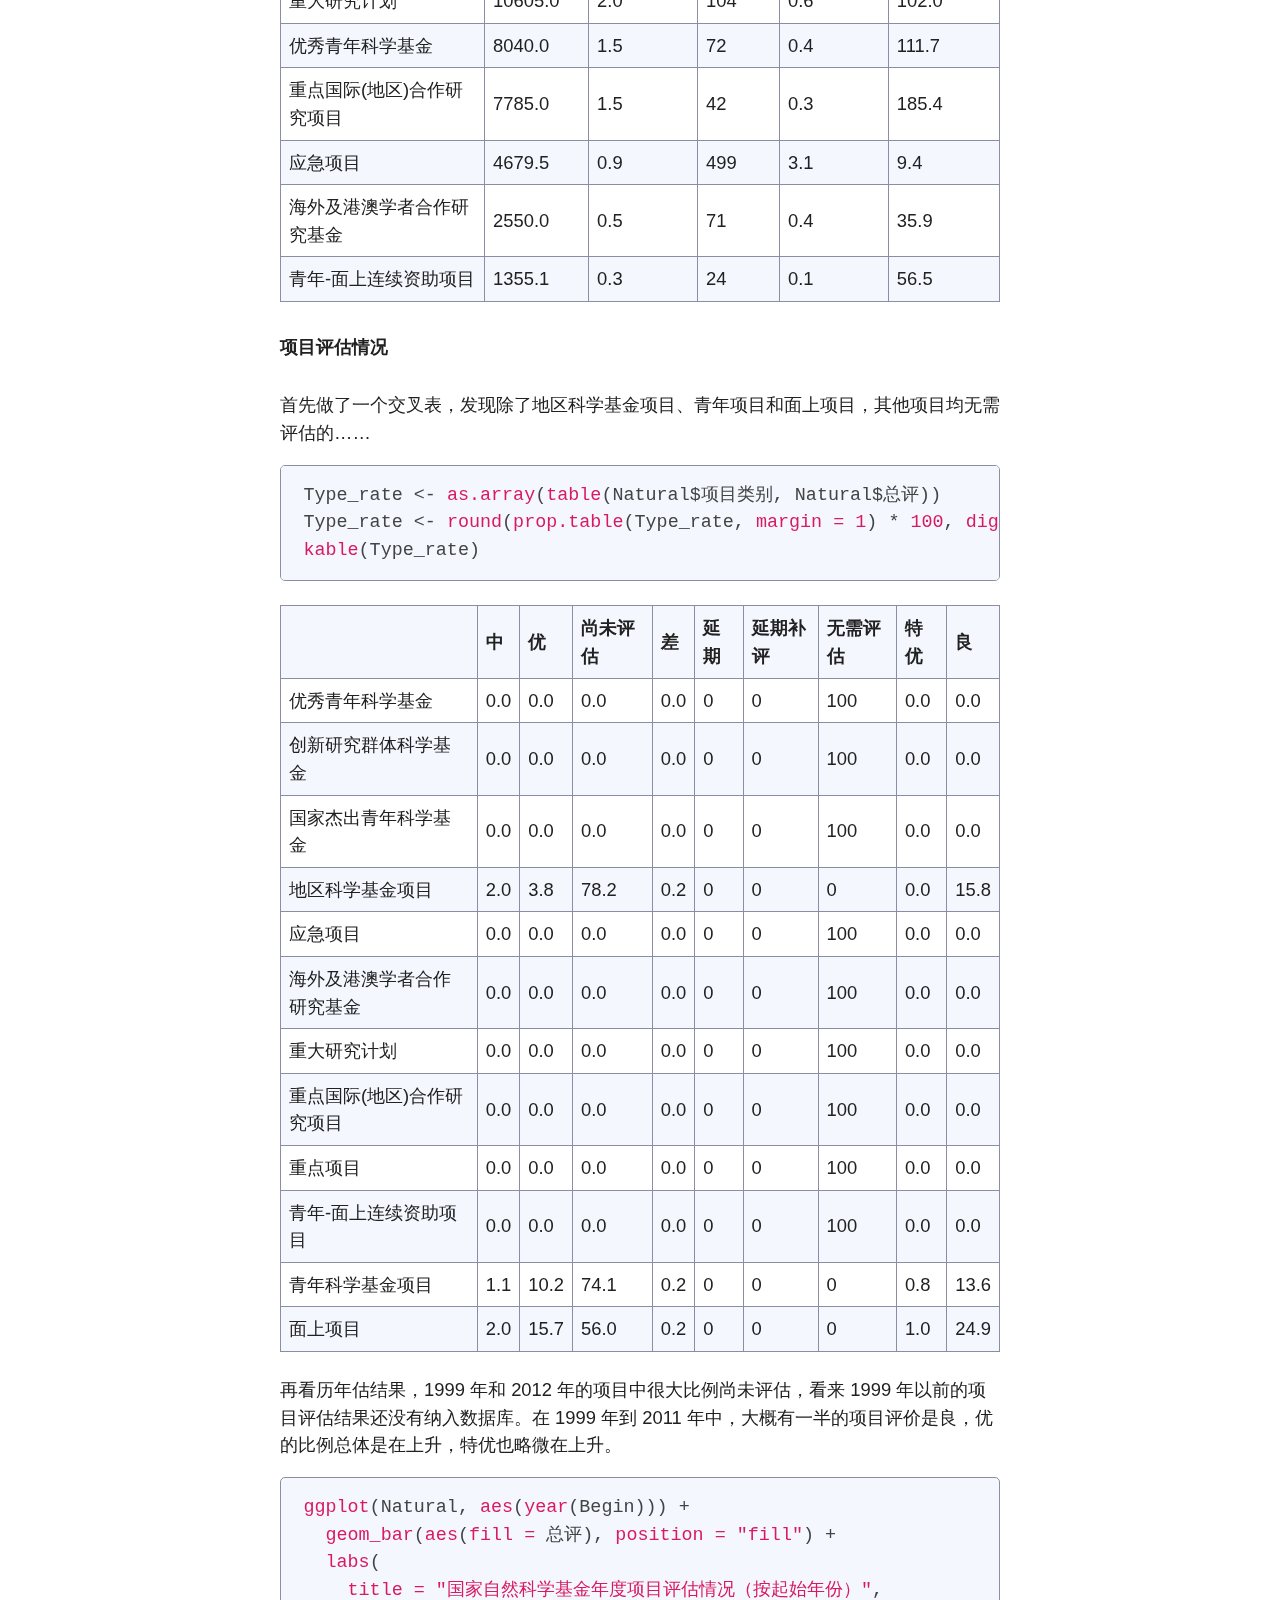
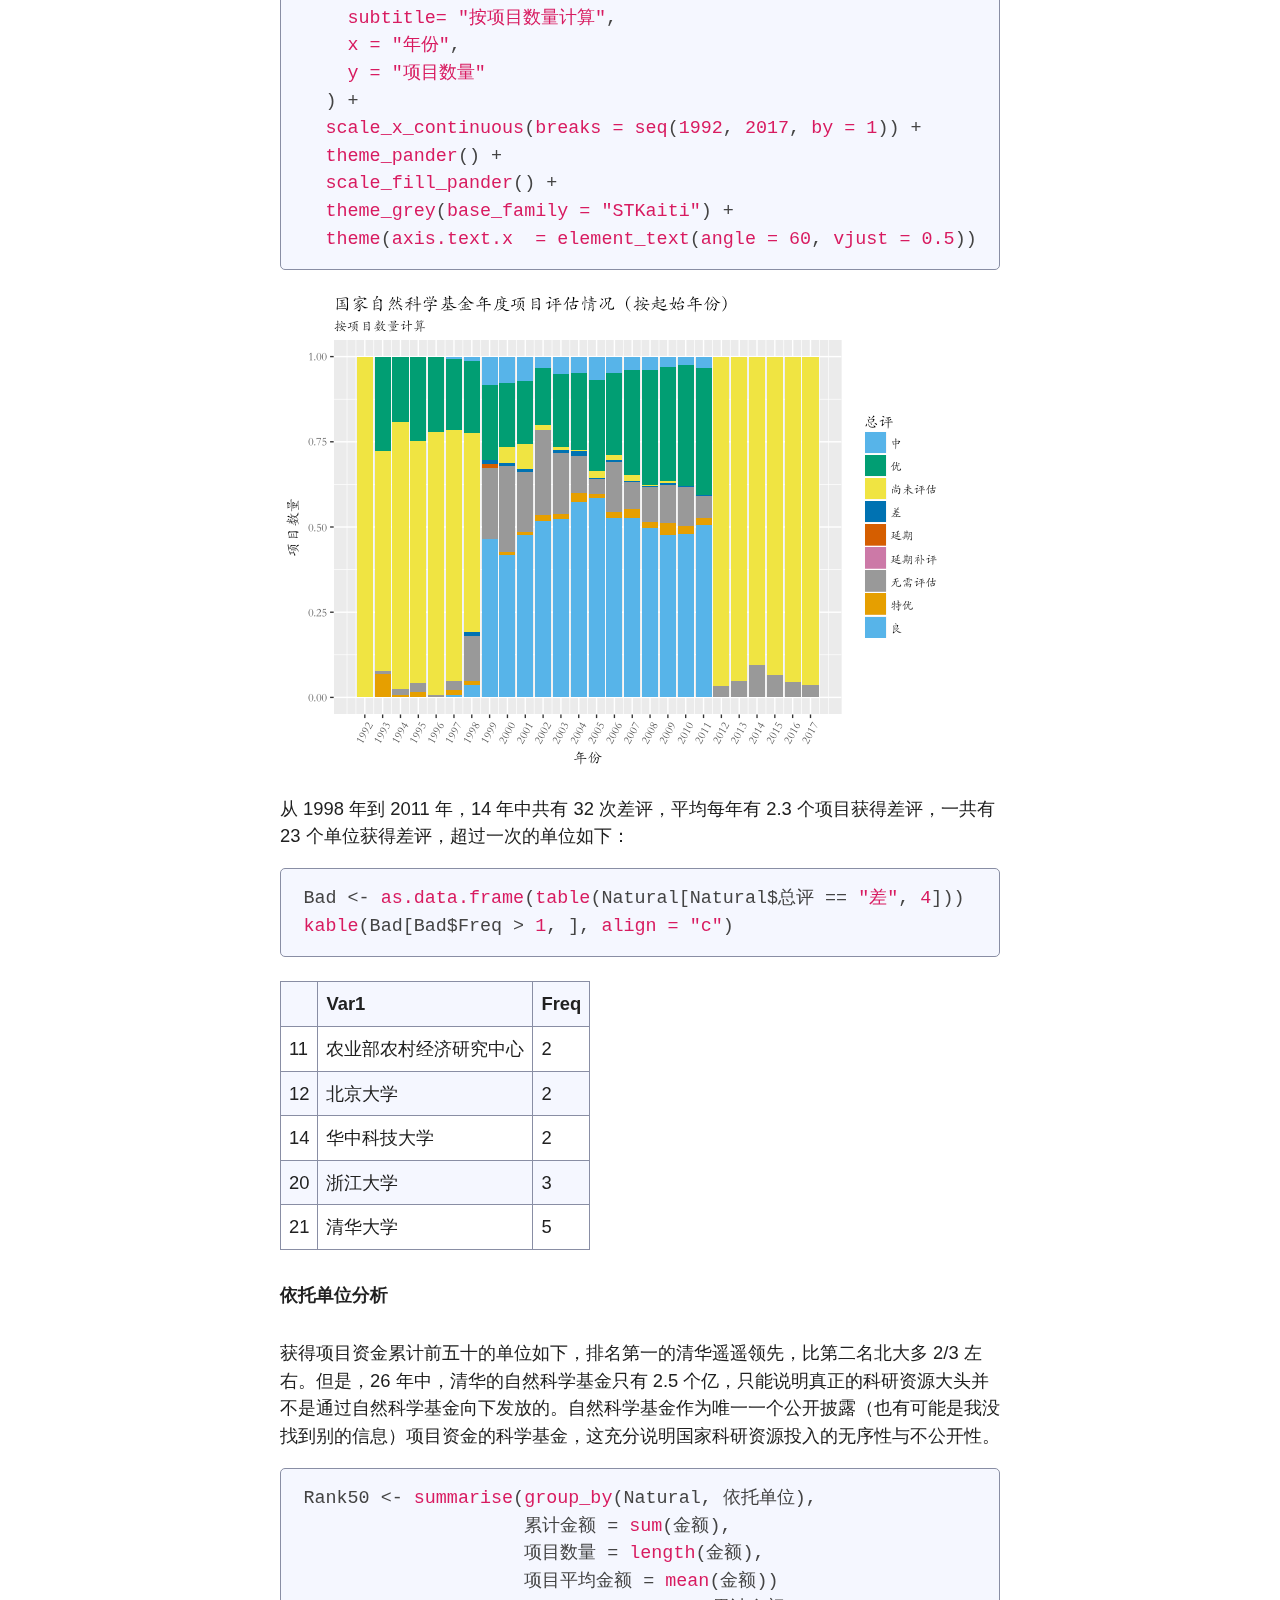
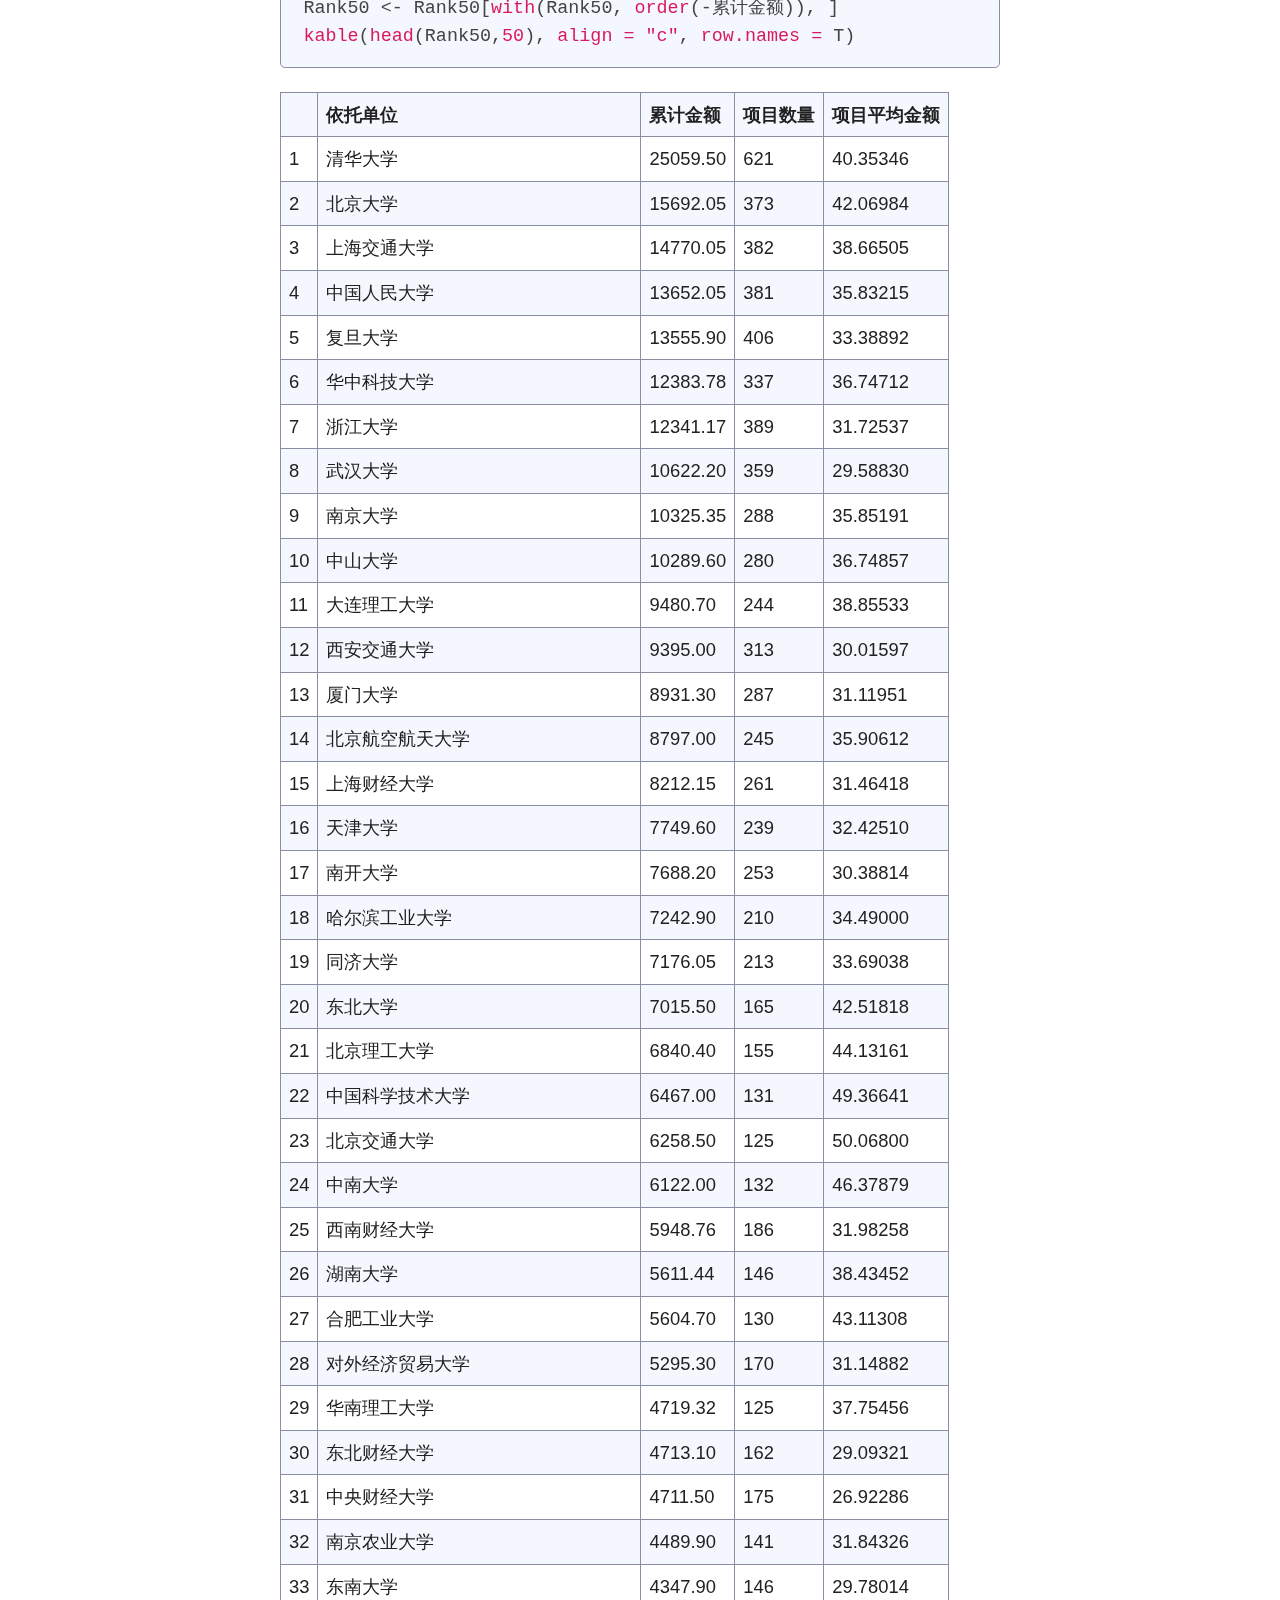
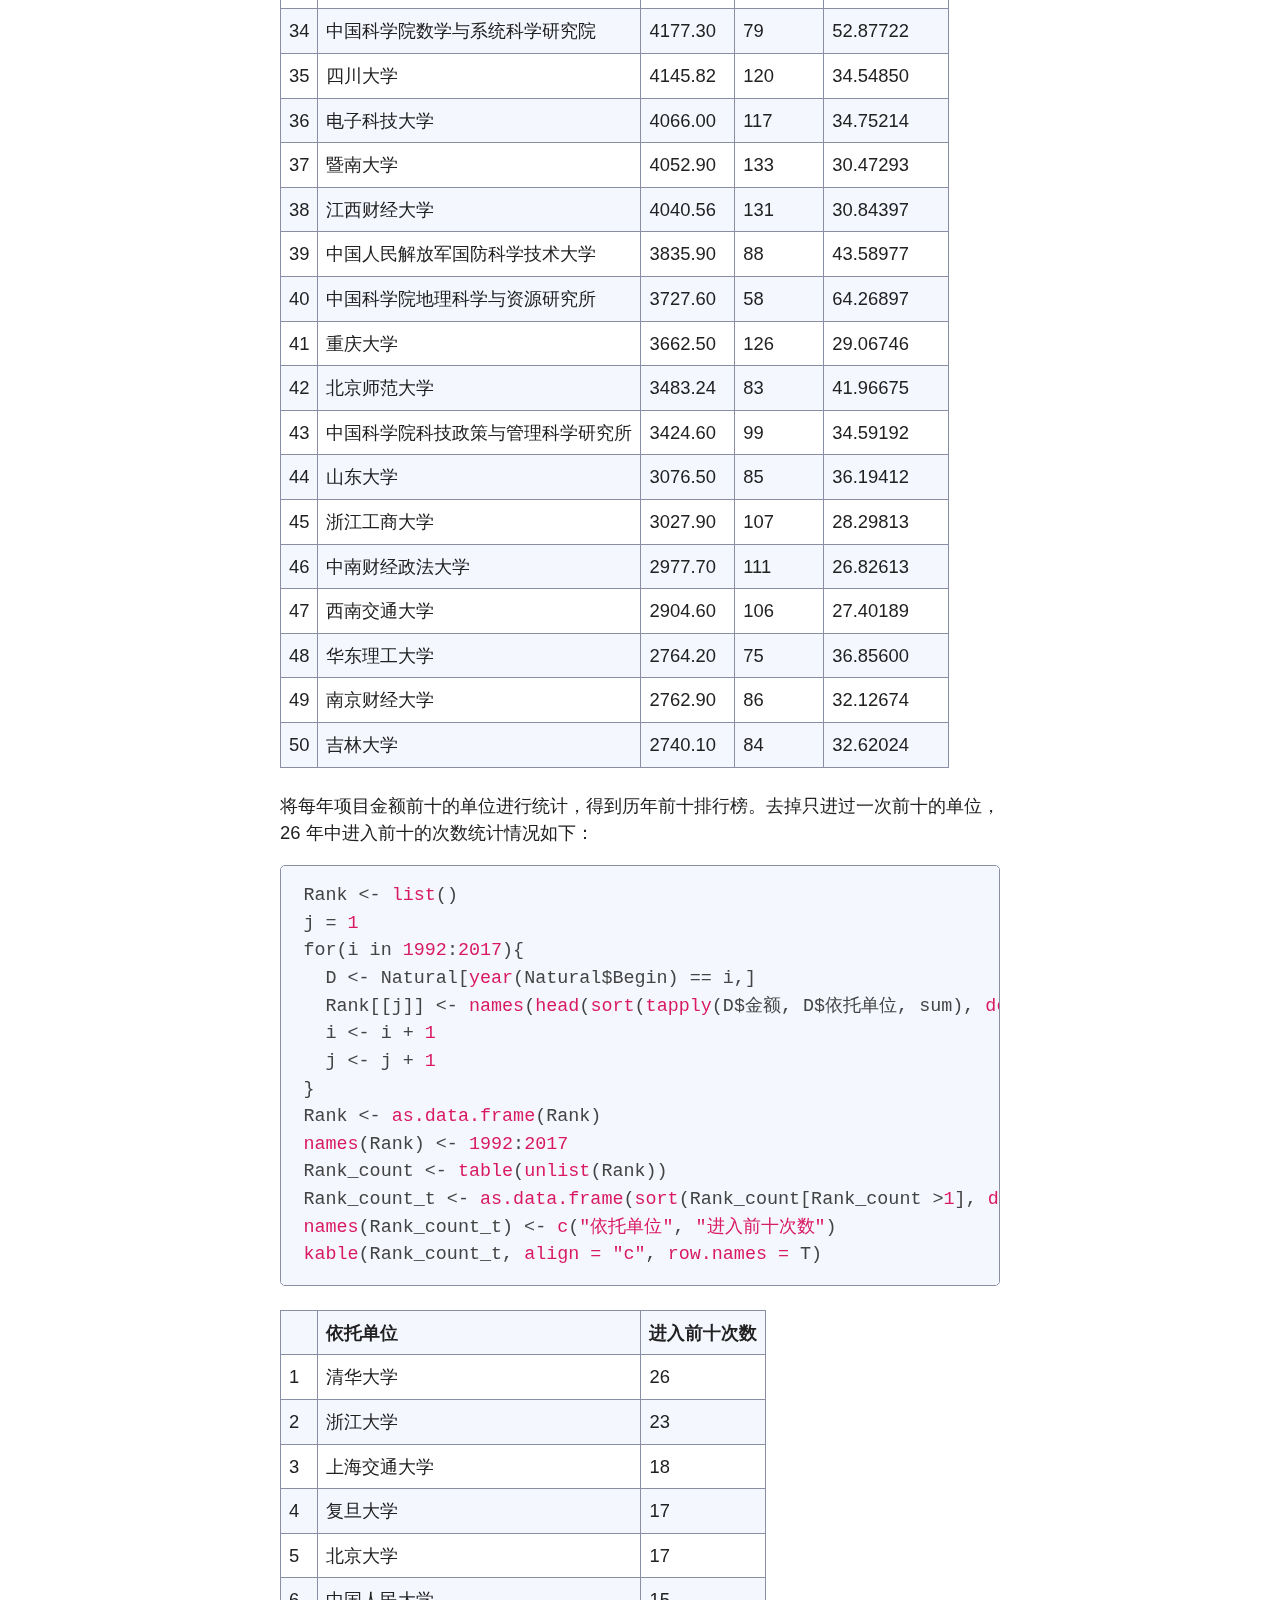
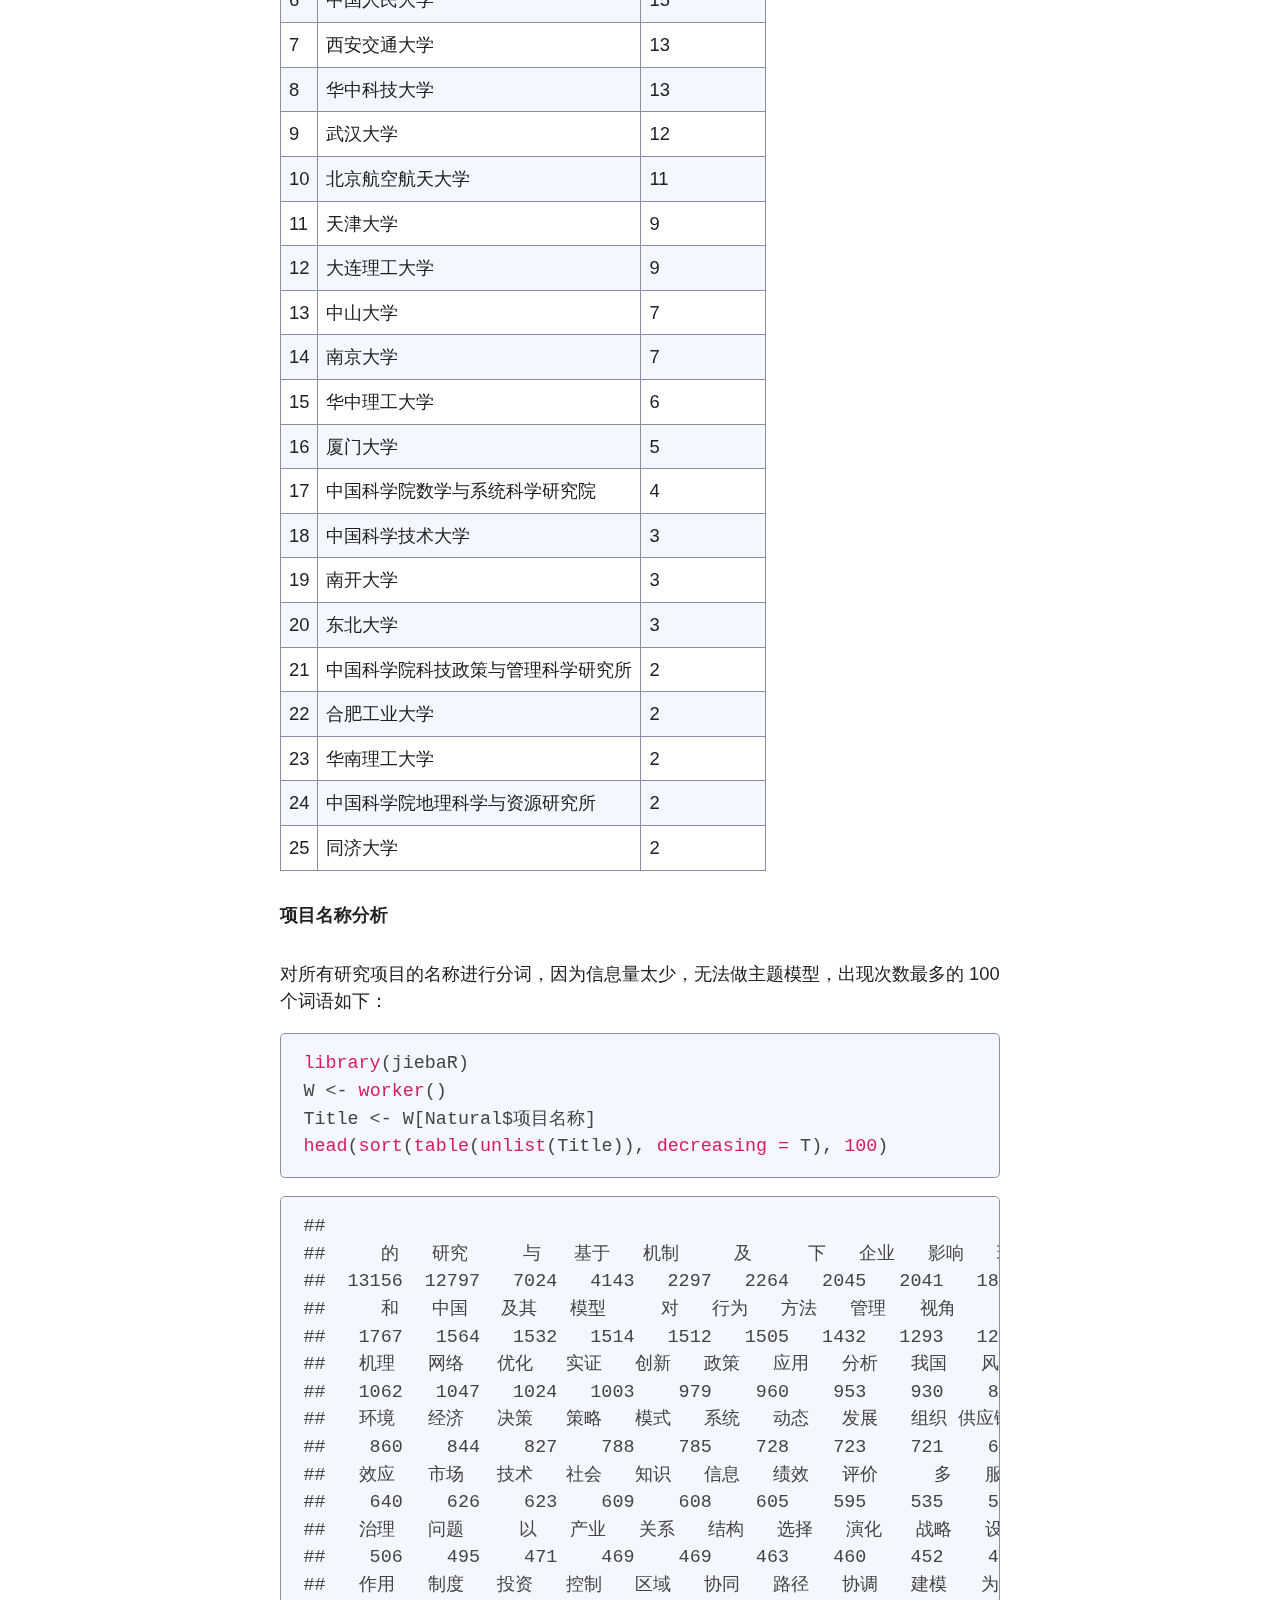
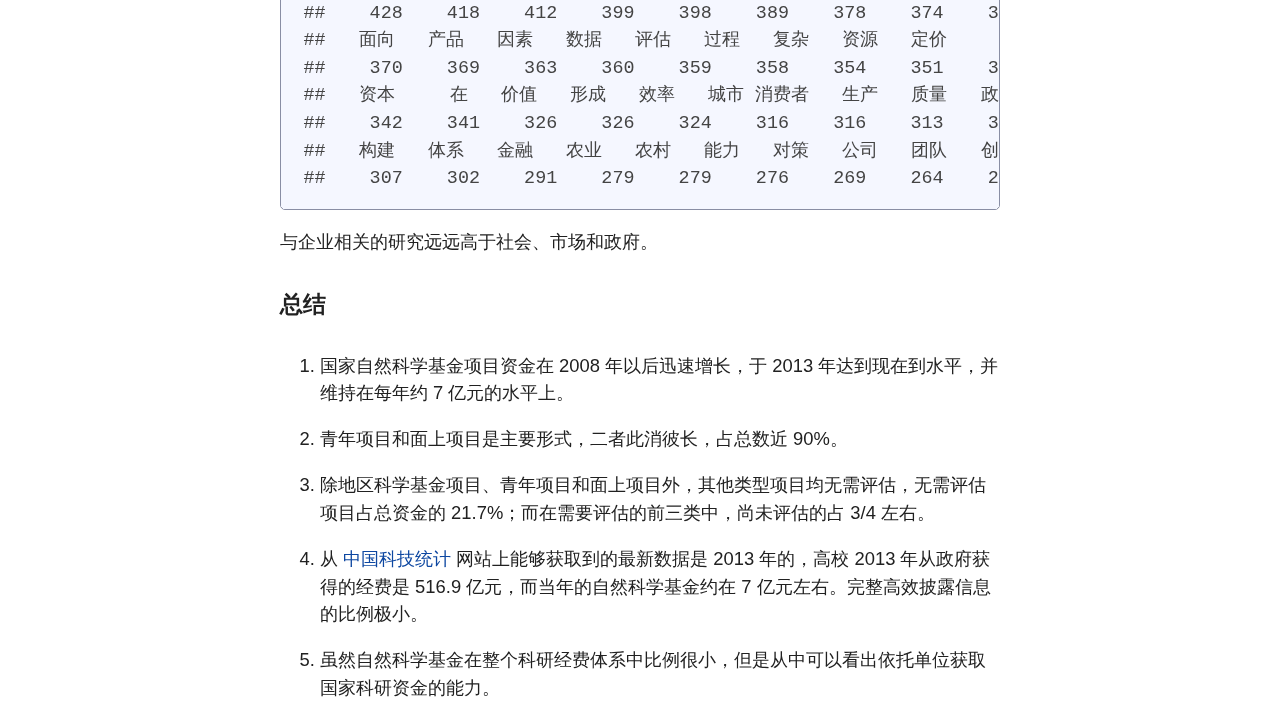
<file: fund/index.html>
<!doctype html><html><head><meta charset=utf-8><title>Ciao!</title><link href=https://tsai002.github.io/simple-min.css rel=stylesheet><link href="[data-uri]" rel="shortcut icon"><link href=https://tsai002.github.io//atom.xml rel=alternate title=Ciao! type=application/atom+xml><meta content="width=device-width,initial-scale=1,user-scalable=no" name=viewport><body><div class=blogpost><a href=/>← Home</a><h2 class=post-title>国家自然科学基金数据分析</h2><meta charset=utf-8><meta content="text/html; charset=utf-8" http-equiv=Content-Type><meta content=pandoc name=generator><meta content="width=device-width,initial-scale=1" name=viewport><link href=/simple-min.css rel=stylesheet><p>最近在做的一件事情需要查询各类项目，意外发现国家社科基金和国家自然科学基金这些项目数据都是公开的，于是就想弄下来分析一下。另外强烈吐槽 <a href=https://xm.sinoss.net/indexAction!to_index.action>教育部人文社会科学研究规划基金</a>，项目数据居然是不公开的！<h4>获取数据</h4><p>由于网站数据结构化程度很高，利用 R 语言的 XML 包中的 <code>readHTMLTable</code> 函数，只需很少的代码就可以得到整齐的数据。在获取数据的过程中，唯一需要的参数就是网页中的页面总数。<p>打开 <a href="http://www.nsfcms.org/index.php?r=search/index&Projects_page=1">国家自然科学基金数据库</a>，查找总页数的方法就是把浏览器地址栏的最后一个参数调到足够大，比如调到 100000， <a href="http://www.nsfcms.org/index.php?r=search/index&Projects_page=100000" class=uri>http://www.nsfcms.org/index.php?r=search/index&Projects_page=100000</a>，然后就看到最后一页是 1606 页。<div class=sourceCode><pre class="sourceCode r"><code class="sourceCode r"><span class=kw>library</span>(XML)
<p><span class=co># 查看网站上的总页数，2016-11-19 日时有 1606 页</span>
Page &LT-<span class=st> </span><span class=dv>1606</span>
URL &LT-<span class=st> </span><span class=kw>as.vector</span>(<span class=kw>paste0</span>(<span class=st>"http://www.nsfcms.org/index.php?r=search/index&Projects_page="</span>,
<span class=dv>1</span>:Page))</p>
<p>Natural &LT-<span class=st> </span><span class=kw>data.frame</span>()
i &LT-<span class=st> </span><span class=dv>1</span>
for (i in <span class=dv>1</span>:Page){
D1 &LT-<span class=st> </span><span class=kw>as.data.frame</span>(<span class=kw>readHTMLTable</span>(URL[i]))
Natural &LT-<span class=st> </span><span class=kw>rbind</span>(Natural, D1)
<span class=kw>print</span>(i)
i &LT-<span class=st> </span>i +<span class=st> </span><span class=dv>1</span>
}</p>
<p><span class=kw>names</span>(Natural) &LT-<span class=st> </span><span class=kw>c</span>(<span class=st>"项目批准号"</span>, <span class=st>"项目类别"</span>, <span class=st>"项目名称"</span>, <span class=st>"依托单位"</span>,
<span class=st>"负责人"</span>, <span class=st>"金额"</span>, <span class=st>"起止年月"</span>,<span class=st>"总评"</span>)</p>
<p><span class=co># 保存时最好以抓取日期命名</span>
<span class=kw>write.csv</span>(Natural, <span class=st>"natural-2016-11-19.csv"</span>, <span class=dt>row.names =</span> F)</code></pre></div><h4>数据清洗</h4><p>首先看自然科学基金的情况。在此之前需要清洗数据，主要是对起止年月进行拆分，并转换为日期。<div class=sourceCode><pre class="sourceCode r"><code class="sourceCode r"><span class=kw>library</span>(readr)
<span class=kw>library</span>(stringr)
<span class=kw>library</span>(lubridate)
<span class=kw>library</span>(ggplot2)
<span class=kw>library</span>(ggthemes)
<span class=kw>library</span>(knitr)
<span class=kw>library</span>(dplyr)
<p>Natural &LT-<span class=st> </span><span class=kw>read_csv</span>(<span class=st>"natural-2016-11-19.csv"</span>)</p>
<p><span class=co># 对字符串进行拆分</span>
Period &LT-<span class=st> </span><span class=kw>str_split</span>(Natural$起止年月,<span class=st>"-"</span>, <span class=dt>simplify =</span> T)</p>
<p><span class=co># R 无法处理没有日期的数据，因此加上日期</span>
Begin &LT-<span class=st> </span><span class=kw>paste0</span>(Period[,<span class=dv>1</span>], <span class=st>".01"</span>)
Begin &LT-<span class=st> </span><span class=kw>as.Date.character</span>(Begin,<span class=st>"%Y.%m.%d"</span>)
End &LT-<span class=st> </span><span class=kw>paste0</span>(Period[,<span class=dv>2</span>], <span class=st>".01"</span>)
End &LT-<span class=st> </span><span class=kw>as.Date</span>(End, <span class=st>"%Y.%m.%d"</span>)
Interval &LT-<span class=st> </span><span class=kw>round</span>((End -<span class=st> </span>Begin) /<span class=st> </span>(<span class=dv>365</span>/<span class=dv>12</span>)) +<span class=st> </span><span class=dv>1</span>
Natural &LT-<span class=st> </span><span class=kw>cbind</span>(Natural, Begin, End, Interval)</code></pre></div><h4>数据分析</h4><p>第一步当然是看自然基金的趋势，从项目总投入和项目数量两个方面来看。一般一个项目跨度是三到四年，经费发放也不是一步到位，因此按照起始年份计算年度投入是有误差的，不过应该不影响对趋势的判断。<h5>项目数量</h5><p>从项目数量上看，2000 年之前一直在低位，2000 年刚刚超过两百；2006 年有一个较大幅度的增长，随后几年在 500 的水平上小幅增长；从 2009 年开始，自然科学基金资助项目数量开始激增，增长幅度最大的 2012 年增长了 42%！到了2013年之后，在 1600 左右徘徊。<div class=sourceCode><pre class="sourceCode r"><code class="sourceCode r"><span class=kw>ggplot</span>(Natural, <span class=kw>aes</span>(<span class=kw>year</span>(Begin))) +
<span class=st>  </span><span class=kw>geom_bar</span>(<span class=kw>aes</span>(<span class=dt>fill =</span> 项目类别)) +
<span class=st>  </span><span class=kw>labs</span>(
    <span class=dt>title =</span> <span class=st>"国家自然科学基金年度项目数量（按起始年份）"</span>,
    <span class=dt>subtitle=</span> <span class=st>"按照项目类别标示"</span>,
    <span class=dt>x =</span> <span class=st>"年份"</span>,
    <span class=dt>y =</span> <span class=st>"项目数量"</span>
  ) +
<span class=st>  </span><span class=kw>scale_x_continuous</span>(<span class=dt>breaks =</span> <span class=kw>seq</span>(<span class=dv>1992</span>, <span class=dv>2017</span>, <span class=dt>by =</span> <span class=dv>1</span>)) +
<span class=st>  </span><span class=kw>theme_pander</span>() +
<span class=st>  </span><span class=kw>scale_fill_pander</span>() +
<span class=st>  </span><span class=kw>theme_grey</span>(<span class=dt>base_family =</span> <span class=st>"STKaiti"</span>) +
<span class=st>  </span><span class=kw>theme</span>(<span class=dt>axis.text.x  =</span> <span class=kw>element_text</span>(<span class=dt>angle =</span> <span class=dv>60</span>, <span class=dt>vjust =</span> <span class=fl>0.5</span>))</code></pre></div><p><img src="[data-uri]"><h5>项目金额</h5><p>从投入金额上看，从 1992 年微不足道的 275 万元增长到 2000 年 2380 万元，年均增长率 31%；2006 年的增长率 57%，达到近亿元；2000 年到 2008 年的年均增长率是 20%；2009 年到 2013 年 年的近乎翻倍的增长，增长率分别是 38%、28%、39%、78%、32%，年均增长率 37%。2016 年的投入有所减少，是因为数据收集时间是在 11 月，有一部分项目的启动时间是 12月份。<div class=sourceCode><pre class="sourceCode r"><code class="sourceCode r"><span class=kw>ggplot</span>(Natural, <span class=kw>aes</span>(<span class=kw>year</span>(Begin))) +
<span class=st>  </span><span class=kw>geom_bar</span>(<span class=kw>aes</span>(<span class=dt>weight =</span> 金额, <span class=dt>fill =</span> 项目类别)) +
<span class=st>  </span><span class=kw>labs</span>(
    <span class=dt>title =</span> <span class=st>"国家自然科学基金年度项目总额（按起始年份）"</span>,
    <span class=dt>subtitle=</span> <span class=st>"按照项目类别标示"</span>,
    <span class=dt>x =</span> <span class=st>"年份"</span>,
    <span class=dt>y =</span> <span class=st>"项目总额"</span>
  ) +
<span class=st>  </span><span class=kw>scale_x_continuous</span>(<span class=dt>breaks =</span> <span class=kw>seq</span>(<span class=dv>1992</span>, <span class=dv>2017</span>, <span class=dt>by =</span> <span class=dv>1</span>)) +
<span class=st>  </span><span class=kw>theme_pander</span>() +
<span class=st>  </span><span class=kw>scale_fill_pander</span>() +
<span class=st>  </span><span class=kw>theme_grey</span>(<span class=dt>base_family =</span> <span class=st>"STKaiti"</span>) +
<span class=st>  </span><span class=kw>theme</span>(<span class=dt>axis.text.x  =</span> <span class=kw>element_text</span>(<span class=dt>angle =</span> <span class=dv>60</span>, <span class=dt>vjust =</span> <span class=fl>0.5</span>)) </code></pre></div><p><img src="[data-uri]"><h5>项目类型</h5><p>青年项目和面上项目占总数量的近 90%， 从历史趋势上看，二者此消彼长，面上项目呈现减少的趋势，青年项目相应增长。<div class=sourceCode><pre class="sourceCode r"><code class="sourceCode r"><span class=kw>ggplot</span>(Natural, <span class=kw>aes</span>(<span class=kw>year</span>(Begin))) +
<span class=st>  </span><span class=kw>geom_bar</span>(<span class=kw>aes</span>(<span class=dt>fill =</span> 项目类别), <span class=dt>position =</span> <span class=st>"fill"</span>) +
<span class=st>  </span><span class=kw>labs</span>(
    <span class=dt>title =</span> <span class=st>"国家自然科学基金年度项目类型数量占比（按起始年份）"</span>,
    <span class=dt>x =</span> <span class=st>"年份"</span>,
    <span class=dt>y =</span> <span class=st>"比例"</span>
  ) +
<span class=st>  </span><span class=kw>scale_x_continuous</span>(<span class=dt>breaks =</span> <span class=kw>seq</span>(<span class=dv>1992</span>, <span class=dv>2017</span>, <span class=dt>by =</span> <span class=dv>1</span>)) +
<span class=st>  </span><span class=kw>theme_pander</span>() +
<span class=st>  </span><span class=kw>scale_fill_pander</span>() +
<span class=st>  </span><span class=kw>theme_grey</span>(<span class=dt>base_family =</span> <span class=st>"STKaiti"</span>) +
<span class=st>  </span><span class=kw>theme</span>(<span class=dt>axis.text.x  =</span> <span class=kw>element_text</span>(<span class=dt>angle =</span> <span class=dv>60</span>, <span class=dt>vjust =</span> <span class=fl>0.5</span>))</code></pre></div><p><img src="[data-uri]"><p>历年所有项目中，面上项目和青年科学基金项目占据绝大多数，面上项目数量占到项目总数的 53.2%，项目资金占总投入的 54.8%；青年科学基金项目数量占到 33.2%，资金占 18.2%。而重点项目数量上只有 1.9%，但在金额上占到了 10.2%。不同类型项目的资助金额也不同，最高的是创新研究群体科学基金，平均达 484 万元，面上项目和青年科学基金项目分别平均为 34 万和 18 万。<div class=sourceCode><pre class="sourceCode r"><code class="sourceCode r">Type &LT-<span class=st> </span><span class=kw>summarise</span>(<span class=kw>group_by</span>(Natural, 项目类别),
                  项目总金额 =<span class=st> </span><span class=kw>sum</span>(金额),
                  项目金额占比 =<span class=st> </span><span class=kw>sum</span>(金额) /<span class=st> </span><span class=kw>sum</span>(Natural$金额) *<span class=st> </span><span class=dv>100</span>,
                  项目数量 =<span class=st> </span><span class=kw>length</span>(金额),
                  项目数量占比 =<span class=st> </span><span class=kw>length</span>(金额) /<span class=st> </span><span class=kw>length</span>(Natural$项目名称) *<span class=st> </span><span class=dv>100</span>,
                  项目平均金额 =<span class=st> </span><span class=kw>mean</span>(金额))
Type &LT-<span class=st> </span>Type[<span class=kw>with</span>(Type, <span class=kw>order</span>(-项目总金额)), ]
<span class=kw>kable</span>(Type, <span class=dt>align =</span> <span class=st>"c"</span>, <span class=dt>digits =</span> <span class=dv>1</span>)</code></pre></div><table><thead><tr class=header><th align=center>项目类别<th align=center>项目总金额<th align=center>项目金额占比<th align=center>项目数量<th align=center>项目数量占比<th align=center>项目平均金额<tbody><tr class=odd><td align=center>面上项目<td align=center>288654.5<td align=center>54.8<td align=center>8536<td align=center>53.2<td align=center>33.8<tr class=even><td align=center>青年科学基金项目<td align=center>96100.8<td align=center>18.2<td align=center>5331<td align=center>33.2<td align=center>18.0<tr class=odd><td align=center>重点项目<td align=center>53581.3<td align=center>10.2<td align=center>303<td align=center>1.9<td align=center>176.8<tr class=even><td align=center>地区科学基金项目<td align=center>27782.3<td align=center>5.3<td align=center>948<td align=center>5.9<td align=center>29.3<tr class=odd><td align=center>国家杰出青年科学基金<td align=center>12990.0<td align=center>2.5<td align=center>104<td align=center>0.6<td align=center>124.9<tr class=even><td align=center>创新研究群体科学基金<td align=center>12580.0<td align=center>2.4<td align=center>26<td align=center>0.2<td align=center>483.8<tr class=odd><td align=center>重大研究计划<td align=center>10605.0<td align=center>2.0<td align=center>104<td align=center>0.6<td align=center>102.0<tr class=even><td align=center>优秀青年科学基金<td align=center>8040.0<td align=center>1.5<td align=center>72<td align=center>0.4<td align=center>111.7<tr class=odd><td align=center>重点国际(地区)合作研究项目<td align=center>7785.0<td align=center>1.5<td align=center>42<td align=center>0.3<td align=center>185.4<tr class=even><td align=center>应急项目<td align=center>4679.5<td align=center>0.9<td align=center>499<td align=center>3.1<td align=center>9.4<tr class=odd><td align=center>海外及港澳学者合作研究基金<td align=center>2550.0<td align=center>0.5<td align=center>71<td align=center>0.4<td align=center>35.9<tr class=even><td align=center>青年-面上连续资助项目<td align=center>1355.1<td align=center>0.3<td align=center>24<td align=center>0.1<td align=center>56.5</table><h5>项目评估情况</h5><p>首先做了一个交叉表，发现除了地区科学基金项目、青年项目和面上项目，其他项目均无需评估的……<div class=sourceCode><pre class="sourceCode r"><code class="sourceCode r">Type_rate &LT-<span class=st> </span><span class=kw>as.array</span>(<span class=kw>table</span>(Natural$项目类别, Natural$总评))
Type_rate &LT-<span class=st> </span><span class=kw>round</span>(<span class=kw>prop.table</span>(Type_rate, <span class=dt>margin =</span> <span class=dv>1</span>) *<span class=st> </span><span class=dv>100</span>, <span class=dt>digits =</span> <span class=dv>1</span>)
<span class=kw>kable</span>(Type_rate)</code></pre></div><table><thead><tr class=header><th><th align=center>中<th align=center>优<th align=center>尚未评估<th align=center>差<th align=center>延期<th align=center>延期补评<th align=center>无需评估<th align=center>特优<th align=center>良<tbody><tr class=odd><td>优秀青年科学基金<td align=center>0.0<td align=center>0.0<td align=center>0.0<td align=center>0.0<td align=center>0<td align=center>0<td align=center>100<td align=center>0.0<td align=center>0.0<tr class=even><td>创新研究群体科学基金<td align=center>0.0<td align=center>0.0<td align=center>0.0<td align=center>0.0<td align=center>0<td align=center>0<td align=center>100<td align=center>0.0<td align=center>0.0<tr class=odd><td>国家杰出青年科学基金<td align=center>0.0<td align=center>0.0<td align=center>0.0<td align=center>0.0<td align=center>0<td align=center>0<td align=center>100<td align=center>0.0<td align=center>0.0<tr class=even><td>地区科学基金项目<td align=center>2.0<td align=center>3.8<td align=center>78.2<td align=center>0.2<td align=center>0<td align=center>0<td align=center>0<td align=center>0.0<td align=center>15.8<tr class=odd><td>应急项目<td align=center>0.0<td align=center>0.0<td align=center>0.0<td align=center>0.0<td align=center>0<td align=center>0<td align=center>100<td align=center>0.0<td align=center>0.0<tr class=even><td>海外及港澳学者合作研究基金<td align=center>0.0<td align=center>0.0<td align=center>0.0<td align=center>0.0<td align=center>0<td align=center>0<td align=center>100<td align=center>0.0<td align=center>0.0<tr class=odd><td>重大研究计划<td align=center>0.0<td align=center>0.0<td align=center>0.0<td align=center>0.0<td align=center>0<td align=center>0<td align=center>100<td align=center>0.0<td align=center>0.0<tr class=even><td>重点国际(地区)合作研究项目<td align=center>0.0<td align=center>0.0<td align=center>0.0<td align=center>0.0<td align=center>0<td align=center>0<td align=center>100<td align=center>0.0<td align=center>0.0<tr class=odd><td>重点项目<td align=center>0.0<td align=center>0.0<td align=center>0.0<td align=center>0.0<td align=center>0<td align=center>0<td align=center>100<td align=center>0.0<td align=center>0.0<tr class=even><td>青年-面上连续资助项目<td align=center>0.0<td align=center>0.0<td align=center>0.0<td align=center>0.0<td align=center>0<td align=center>0<td align=center>100<td align=center>0.0<td align=center>0.0<tr class=odd><td>青年科学基金项目<td align=center>1.1<td align=center>10.2<td align=center>74.1<td align=center>0.2<td align=center>0<td align=center>0<td align=center>0<td align=center>0.8<td align=center>13.6<tr class=even><td>面上项目<td align=center>2.0<td align=center>15.7<td align=center>56.0<td align=center>0.2<td align=center>0<td align=center>0<td align=center>0<td align=center>1.0<td align=center>24.9</table><p>再看历年估结果，1999 年和 2012 年的项目中很大比例尚未评估，看来 1999 年以前的项目评估结果还没有纳入数据库。在 1999 年到 2011 年中，大概有一半的项目评价是良，优的比例总体是在上升，特优也略微在上升。<div class=sourceCode><pre class="sourceCode r"><code class="sourceCode r"><span class=kw>ggplot</span>(Natural, <span class=kw>aes</span>(<span class=kw>year</span>(Begin))) +
<span class=st>  </span><span class=kw>geom_bar</span>(<span class=kw>aes</span>(<span class=dt>fill =</span> 总评), <span class=dt>position =</span> <span class=st>"fill"</span>) +
<span class=st>  </span><span class=kw>labs</span>(
    <span class=dt>title =</span> <span class=st>"国家自然科学基金年度项目评估情况（按起始年份）"</span>,
    <span class=dt>subtitle=</span> <span class=st>"按项目数量计算"</span>,
    <span class=dt>x =</span> <span class=st>"年份"</span>,
    <span class=dt>y =</span> <span class=st>"项目数量"</span>
  ) +
<span class=st>  </span><span class=kw>scale_x_continuous</span>(<span class=dt>breaks =</span> <span class=kw>seq</span>(<span class=dv>1992</span>, <span class=dv>2017</span>, <span class=dt>by =</span> <span class=dv>1</span>)) +
<span class=st>  </span><span class=kw>theme_pander</span>() +
<span class=st>  </span><span class=kw>scale_fill_pander</span>() +
<span class=st>  </span><span class=kw>theme_grey</span>(<span class=dt>base_family =</span> <span class=st>"STKaiti"</span>) +
<span class=st>  </span><span class=kw>theme</span>(<span class=dt>axis.text.x  =</span> <span class=kw>element_text</span>(<span class=dt>angle =</span> <span class=dv>60</span>, <span class=dt>vjust =</span> <span class=fl>0.5</span>))</code></pre></div><p><img src="[data-uri]"><p>从 1998 年到 2011 年，14 年中共有 32 次差评，平均每年有 2.3 个项目获得差评，一共有 23 个单位获得差评，超过一次的单位如下：<div class=sourceCode><pre class="sourceCode r"><code class="sourceCode r">Bad &LT-<span class=st> </span><span class=kw>as.data.frame</span>(<span class=kw>table</span>(Natural[Natural$总评 ==<span class=st> "差"</span>, <span class=dv>4</span>]))
<span class=kw>kable</span>(Bad[Bad$Freq ><span class=st> </span><span class=dv>1</span>, ], <span class=dt>align =</span> <span class=st>"c"</span>)</code></pre></div><table><thead><tr class=header><th><th align=center>Var1<th align=center>Freq<tbody><tr class=odd><td>11<td align=center>农业部农村经济研究中心<td align=center>2<tr class=even><td>12<td align=center>北京大学<td align=center>2<tr class=odd><td>14<td align=center>华中科技大学<td align=center>2<tr class=even><td>20<td align=center>浙江大学<td align=center>3<tr class=odd><td>21<td align=center>清华大学<td align=center>5</table><h5>依托单位分析</h5><p>获得项目资金累计前五十的单位如下，排名第一的清华遥遥领先，比第二名北大多 2/3 左右。但是，26 年中，清华的自然科学基金只有 2.5 个亿，只能说明真正的科研资源大头并不是通过自然科学基金向下发放的。自然科学基金作为唯一一个公开披露（也有可能是我没找到别的信息）项目资金的科学基金，这充分说明国家科研资源投入的无序性与不公开性。<div class=sourceCode><pre class="sourceCode r"><code class="sourceCode r">Rank50 &LT-<span class=st> </span><span class=kw>summarise</span>(<span class=kw>group_by</span>(Natural, 依托单位),
                    累计金额 =<span class=st> </span><span class=kw>sum</span>(金额),
                    项目数量 =<span class=st> </span><span class=kw>length</span>(金额),
                    项目平均金额 =<span class=st> </span><span class=kw>mean</span>(金额))
Rank50 &LT-<span class=st> </span>Rank50[<span class=kw>with</span>(Rank50, <span class=kw>order</span>(-累计金额)), ]
<span class=kw>kable</span>(<span class=kw>head</span>(Rank50,<span class=dv>50</span>), <span class=dt>align =</span> <span class=st>"c"</span>, <span class=dt>row.names =</span> T)</code></pre></div><table><thead><tr class=header><th><th align=center>依托单位<th align=center>累计金额<th align=center>项目数量<th align=center>项目平均金额<tbody><tr class=odd><td>1<td align=center>清华大学<td align=center>25059.50<td align=center>621<td align=center>40.35346<tr class=even><td>2<td align=center>北京大学<td align=center>15692.05<td align=center>373<td align=center>42.06984<tr class=odd><td>3<td align=center>上海交通大学<td align=center>14770.05<td align=center>382<td align=center>38.66505<tr class=even><td>4<td align=center>中国人民大学<td align=center>13652.05<td align=center>381<td align=center>35.83215<tr class=odd><td>5<td align=center>复旦大学<td align=center>13555.90<td align=center>406<td align=center>33.38892<tr class=even><td>6<td align=center>华中科技大学<td align=center>12383.78<td align=center>337<td align=center>36.74712<tr class=odd><td>7<td align=center>浙江大学<td align=center>12341.17<td align=center>389<td align=center>31.72537<tr class=even><td>8<td align=center>武汉大学<td align=center>10622.20<td align=center>359<td align=center>29.58830<tr class=odd><td>9<td align=center>南京大学<td align=center>10325.35<td align=center>288<td align=center>35.85191<tr class=even><td>10<td align=center>中山大学<td align=center>10289.60<td align=center>280<td align=center>36.74857<tr class=odd><td>11<td align=center>大连理工大学<td align=center>9480.70<td align=center>244<td align=center>38.85533<tr class=even><td>12<td align=center>西安交通大学<td align=center>9395.00<td align=center>313<td align=center>30.01597<tr class=odd><td>13<td align=center>厦门大学<td align=center>8931.30<td align=center>287<td align=center>31.11951<tr class=even><td>14<td align=center>北京航空航天大学<td align=center>8797.00<td align=center>245<td align=center>35.90612<tr class=odd><td>15<td align=center>上海财经大学<td align=center>8212.15<td align=center>261<td align=center>31.46418<tr class=even><td>16<td align=center>天津大学<td align=center>7749.60<td align=center>239<td align=center>32.42510<tr class=odd><td>17<td align=center>南开大学<td align=center>7688.20<td align=center>253<td align=center>30.38814<tr class=even><td>18<td align=center>哈尔滨工业大学<td align=center>7242.90<td align=center>210<td align=center>34.49000<tr class=odd><td>19<td align=center>同济大学<td align=center>7176.05<td align=center>213<td align=center>33.69038<tr class=even><td>20<td align=center>东北大学<td align=center>7015.50<td align=center>165<td align=center>42.51818<tr class=odd><td>21<td align=center>北京理工大学<td align=center>6840.40<td align=center>155<td align=center>44.13161<tr class=even><td>22<td align=center>中国科学技术大学<td align=center>6467.00<td align=center>131<td align=center>49.36641<tr class=odd><td>23<td align=center>北京交通大学<td align=center>6258.50<td align=center>125<td align=center>50.06800<tr class=even><td>24<td align=center>中南大学<td align=center>6122.00<td align=center>132<td align=center>46.37879<tr class=odd><td>25<td align=center>西南财经大学<td align=center>5948.76<td align=center>186<td align=center>31.98258<tr class=even><td>26<td align=center>湖南大学<td align=center>5611.44<td align=center>146<td align=center>38.43452<tr class=odd><td>27<td align=center>合肥工业大学<td align=center>5604.70<td align=center>130<td align=center>43.11308<tr class=even><td>28<td align=center>对外经济贸易大学<td align=center>5295.30<td align=center>170<td align=center>31.14882<tr class=odd><td>29<td align=center>华南理工大学<td align=center>4719.32<td align=center>125<td align=center>37.75456<tr class=even><td>30<td align=center>东北财经大学<td align=center>4713.10<td align=center>162<td align=center>29.09321<tr class=odd><td>31<td align=center>中央财经大学<td align=center>4711.50<td align=center>175<td align=center>26.92286<tr class=even><td>32<td align=center>南京农业大学<td align=center>4489.90<td align=center>141<td align=center>31.84326<tr class=odd><td>33<td align=center>东南大学<td align=center>4347.90<td align=center>146<td align=center>29.78014<tr class=even><td>34<td align=center>中国科学院数学与系统科学研究院<td align=center>4177.30<td align=center>79<td align=center>52.87722<tr class=odd><td>35<td align=center>四川大学<td align=center>4145.82<td align=center>120<td align=center>34.54850<tr class=even><td>36<td align=center>电子科技大学<td align=center>4066.00<td align=center>117<td align=center>34.75214<tr class=odd><td>37<td align=center>暨南大学<td align=center>4052.90<td align=center>133<td align=center>30.47293<tr class=even><td>38<td align=center>江西财经大学<td align=center>4040.56<td align=center>131<td align=center>30.84397<tr class=odd><td>39<td align=center>中国人民解放军国防科学技术大学<td align=center>3835.90<td align=center>88<td align=center>43.58977<tr class=even><td>40<td align=center>中国科学院地理科学与资源研究所<td align=center>3727.60<td align=center>58<td align=center>64.26897<tr class=odd><td>41<td align=center>重庆大学<td align=center>3662.50<td align=center>126<td align=center>29.06746<tr class=even><td>42<td align=center>北京师范大学<td align=center>3483.24<td align=center>83<td align=center>41.96675<tr class=odd><td>43<td align=center>中国科学院科技政策与管理科学研究所<td align=center>3424.60<td align=center>99<td align=center>34.59192<tr class=even><td>44<td align=center>山东大学<td align=center>3076.50<td align=center>85<td align=center>36.19412<tr class=odd><td>45<td align=center>浙江工商大学<td align=center>3027.90<td align=center>107<td align=center>28.29813<tr class=even><td>46<td align=center>中南财经政法大学<td align=center>2977.70<td align=center>111<td align=center>26.82613<tr class=odd><td>47<td align=center>西南交通大学<td align=center>2904.60<td align=center>106<td align=center>27.40189<tr class=even><td>48<td align=center>华东理工大学<td align=center>2764.20<td align=center>75<td align=center>36.85600<tr class=odd><td>49<td align=center>南京财经大学<td align=center>2762.90<td align=center>86<td align=center>32.12674<tr class=even><td>50<td align=center>吉林大学<td align=center>2740.10<td align=center>84<td align=center>32.62024</table><p>将每年项目金额前十的单位进行统计，得到历年前十排行榜。去掉只进过一次前十的单位，26 年中进入前十的次数统计情况如下：<div class=sourceCode><pre class="sourceCode r"><code class="sourceCode r">Rank &LT-<span class=st> </span><span class=kw>list</span>()
j =<span class=st> </span><span class=dv>1</span>
for(i in <span class=dv>1992</span>:<span class=dv>2017</span>){
  D &LT-<span class=st> </span>Natural[<span class=kw>year</span>(Natural$Begin) ==<span class=st> </span>i,]
  Rank[[j]] &LT-<span class=st> </span><span class=kw>names</span>(<span class=kw>head</span>(<span class=kw>sort</span>(<span class=kw>tapply</span>(D$金额, D$依托单位, sum), <span class=dt>decreasing =</span> T),<span class=dv>10</span>))
  i &LT-<span class=st> </span>i +<span class=st> </span><span class=dv>1</span>
  j &LT-<span class=st> </span>j +<span class=st> </span><span class=dv>1</span>
}
Rank &LT-<span class=st> </span><span class=kw>as.data.frame</span>(Rank)
<span class=kw>names</span>(Rank) &LT-<span class=st> </span><span class=dv>1992</span>:<span class=dv>2017</span>
Rank_count &LT-<span class=st> </span><span class=kw>table</span>(<span class=kw>unlist</span>(Rank))
Rank_count_t &LT-<span class=st> </span><span class=kw>as.data.frame</span>(<span class=kw>sort</span>(Rank_count[Rank_count ><span class=dv>1</span>], <span class=dt>decreasing =</span> T))
<span class=kw>names</span>(Rank_count_t) &LT-<span class=st> </span><span class=kw>c</span>(<span class=st>"依托单位"</span>, <span class=st>"进入前十次数"</span>)
<span class=kw>kable</span>(Rank_count_t, <span class=dt>align =</span> <span class=st>"c"</span>, <span class=dt>row.names =</span> T)</code></pre></div><table><thead><tr class=header><th><th align=center>依托单位<th align=center>进入前十次数<tbody><tr class=odd><td>1<td align=center>清华大学<td align=center>26<tr class=even><td>2<td align=center>浙江大学<td align=center>23<tr class=odd><td>3<td align=center>上海交通大学<td align=center>18<tr class=even><td>4<td align=center>复旦大学<td align=center>17<tr class=odd><td>5<td align=center>北京大学<td align=center>17<tr class=even><td>6<td align=center>中国人民大学<td align=center>15<tr class=odd><td>7<td align=center>西安交通大学<td align=center>13<tr class=even><td>8<td align=center>华中科技大学<td align=center>13<tr class=odd><td>9<td align=center>武汉大学<td align=center>12<tr class=even><td>10<td align=center>北京航空航天大学<td align=center>11<tr class=odd><td>11<td align=center>天津大学<td align=center>9<tr class=even><td>12<td align=center>大连理工大学<td align=center>9<tr class=odd><td>13<td align=center>中山大学<td align=center>7<tr class=even><td>14<td align=center>南京大学<td align=center>7<tr class=odd><td>15<td align=center>华中理工大学<td align=center>6<tr class=even><td>16<td align=center>厦门大学<td align=center>5<tr class=odd><td>17<td align=center>中国科学院数学与系统科学研究院<td align=center>4<tr class=even><td>18<td align=center>中国科学技术大学<td align=center>3<tr class=odd><td>19<td align=center>南开大学<td align=center>3<tr class=even><td>20<td align=center>东北大学<td align=center>3<tr class=odd><td>21<td align=center>中国科学院科技政策与管理科学研究所<td align=center>2<tr class=even><td>22<td align=center>合肥工业大学<td align=center>2<tr class=odd><td>23<td align=center>华南理工大学<td align=center>2<tr class=even><td>24<td align=center>中国科学院地理科学与资源研究所<td align=center>2<tr class=odd><td>25<td align=center>同济大学<td align=center>2</table><h5>项目名称分析</h5><p>对所有研究项目的名称进行分词，因为信息量太少，无法做主题模型，出现次数最多的 100 个词语如下：<div class=sourceCode><pre class="sourceCode r"><code class="sourceCode r"><span class=kw>library</span>(jiebaR)
W &LT-<span class=st> </span><span class=kw>worker</span>()
Title &LT-<span class=st> </span>W[Natural$项目名称]
<span class=kw>head</span>(<span class=kw>sort</span>(<span class=kw>table</span>(<span class=kw>unlist</span>(Title)), <span class=dt>decreasing =</span> T), <span class=dv>100</span>)</code></pre></div><pre><code>##
##     的   研究     与   基于   机制     及     下   企业   影响   理论
##  13156  12797   7024   4143   2297   2264   2045   2041   1863   1774
##     和   中国   及其   模型     对   行为   方法   管理   视角     中
##   1767   1564   1532   1514   1512   1505   1432   1293   1237   1200
##   机理   网络   优化   实证   创新   政策   应用   分析   我国   风险
##   1062   1047   1024   1003    979    960    953    930    882    865
##   环境   经济   决策   策略   模式   系统   动态   发展   组织 供应链
##    860    844    827    788    785    728    723    721    674    655
##   效应   市场   技术   社会   知识   信息   绩效   评价     多   服务
##    640    626    623    609    608    605    595    535    528    519
##   治理   问题     以   产业   关系   结构   选择   演化   战略   设计
##    506    495    471    469    469    463    460    452    450    429
##   作用   制度   投资   控制   区域   协同   路径   协调   建模   为例
##    428    418    412    399    398    389    378    374    373    372
##   面向   产品   因素   数据   评估   过程   复杂   资源   定价     不
##    370    369    363    360    359    358    354    351    350    342
##   资本     在   价值   形成   效率   城市 消费者   生产   质量   政府
##    342    341    326    326    324    316    316    313    311    309
##   构建   体系   金融   农业   农村   能力   对策   公司   团队   创业
##    307    302    291    279    279    276    269    264    259    256</code></pre><p>与企业相关的研究远远高于社会、市场和政府。<h4>总结</h4><ol><li><p>国家自然科学基金项目资金在 2008 年以后迅速增长，于 2013 年达到现在到水平，并维持在每年约 7 亿元的水平上。<li><p>青年项目和面上项目是主要形式，二者此消彼长，占总数近 90%。<li><p>除地区科学基金项目、青年项目和面上项目外，其他类型项目均无需评估，无需评估项目占总资金的 21.7%；而在需要评估的前三类中，尚未评估的占 3/4 左右。<li><p>从 <a href=http://www.sts.org.cn/sjkl/kjtjdt/index.htm>中国科技统计</a> 网站上能够获取到的最新数据是 2013 年的，高校 2013 年从政府获得的经费是 516.9 亿元，而当年的自然科学基金约在 7 亿元左右。完整高效披露信息的比例极小。<li><p>虽然自然科学基金在整个科研经费体系中比例很小，但是从中可以看出依托单位获取国家科研资金的能力。</ol></div>
</file>
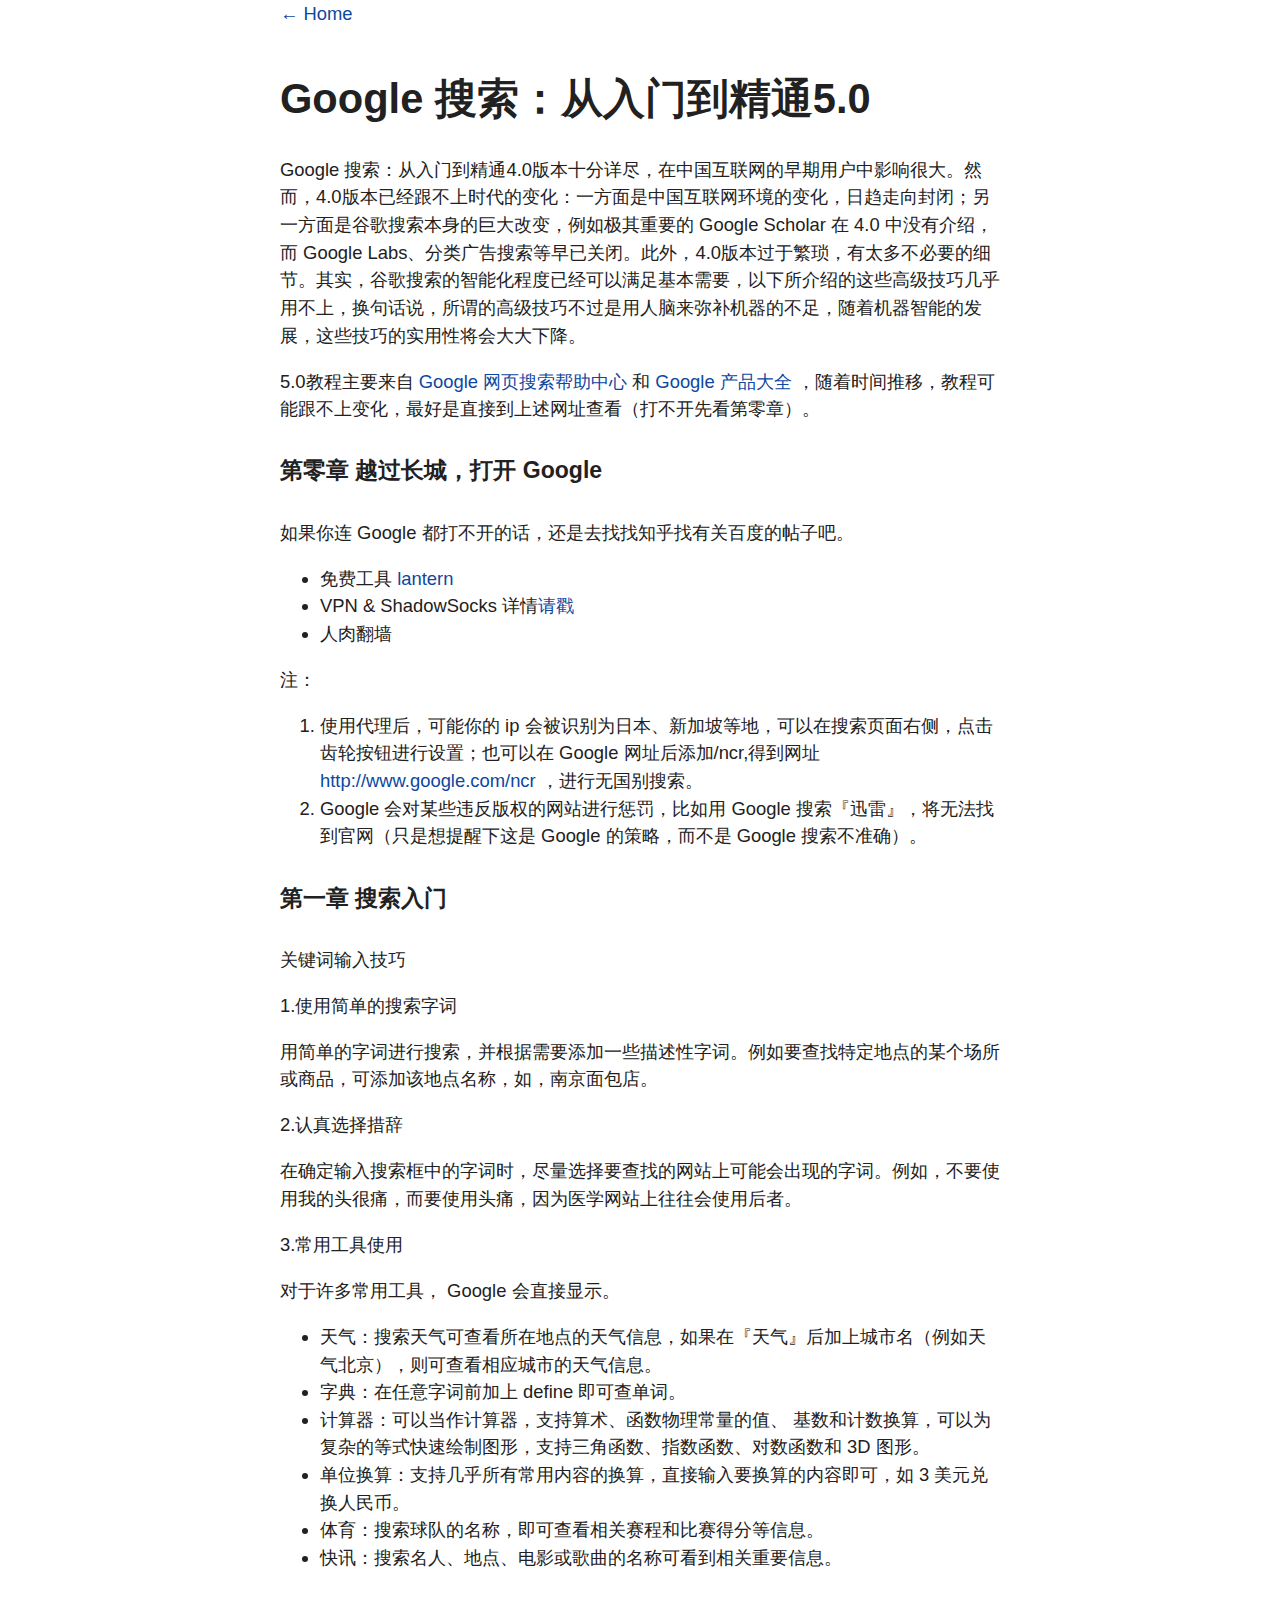
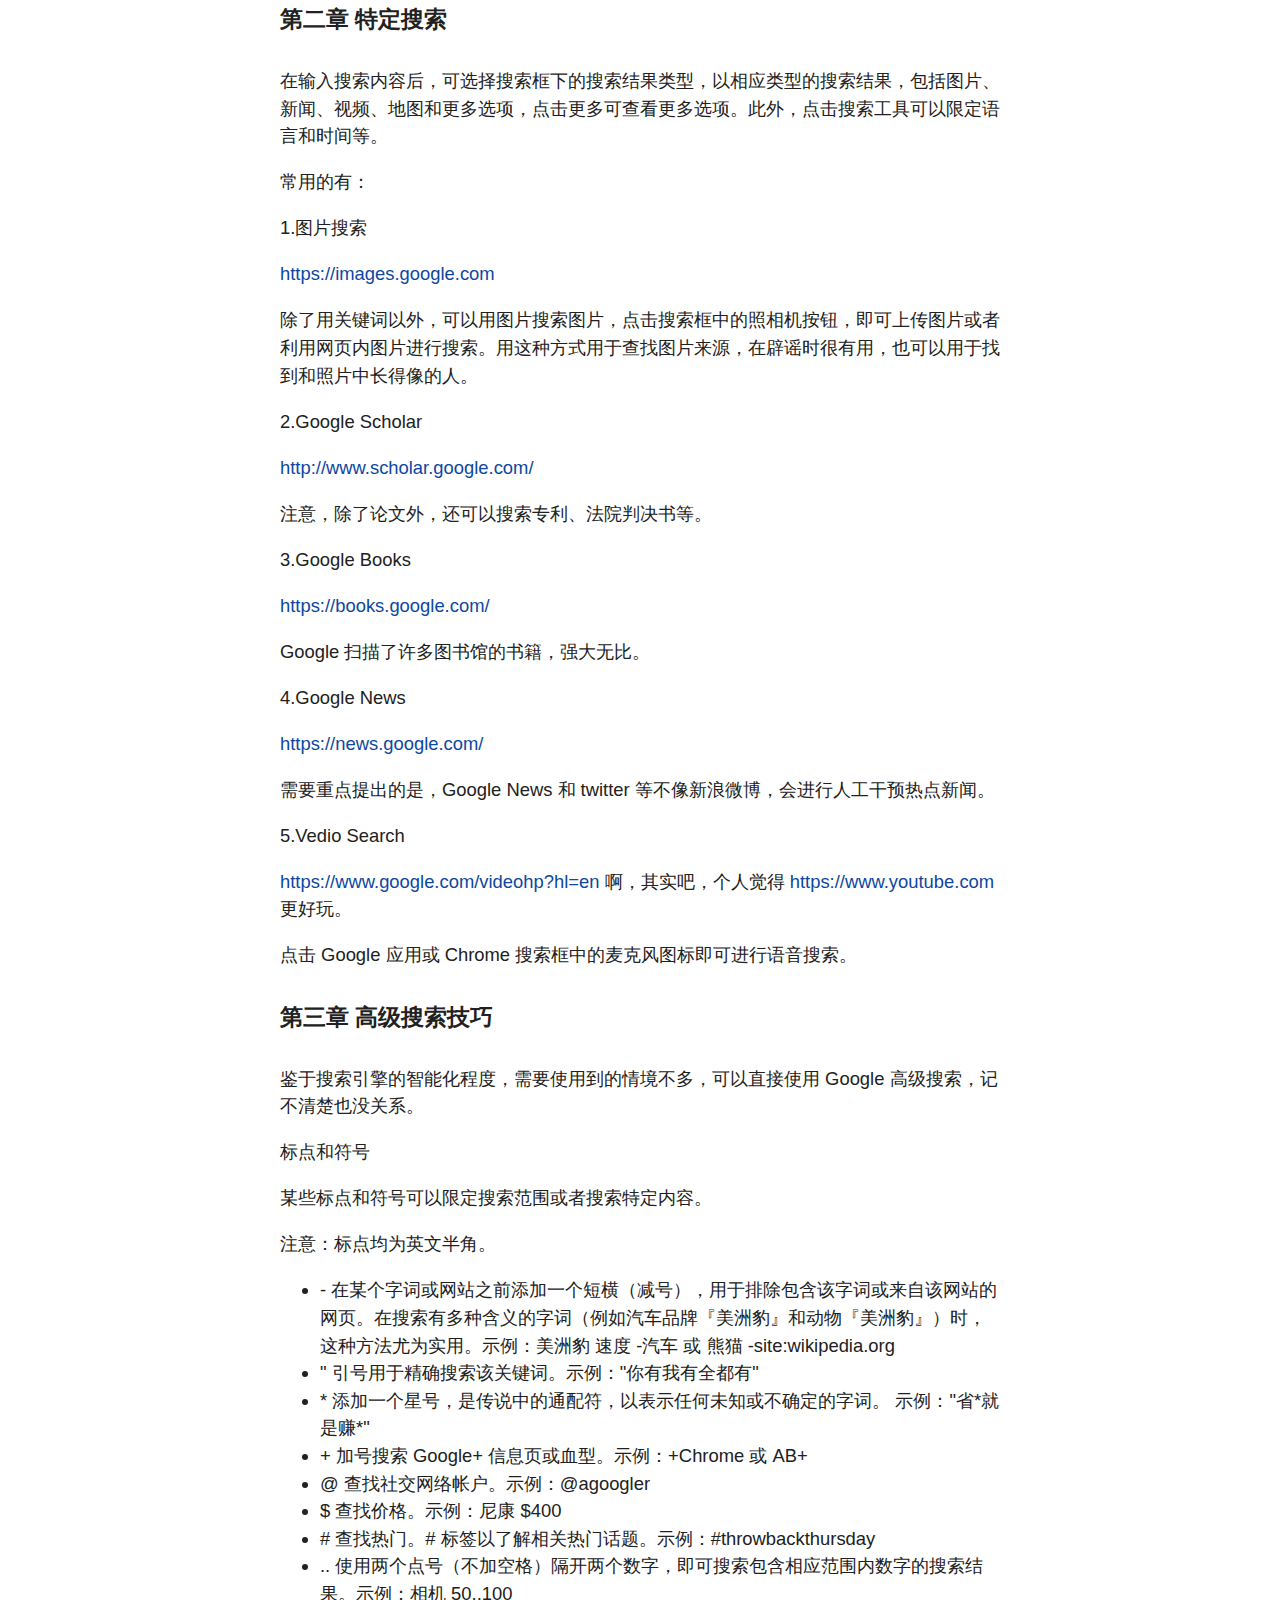
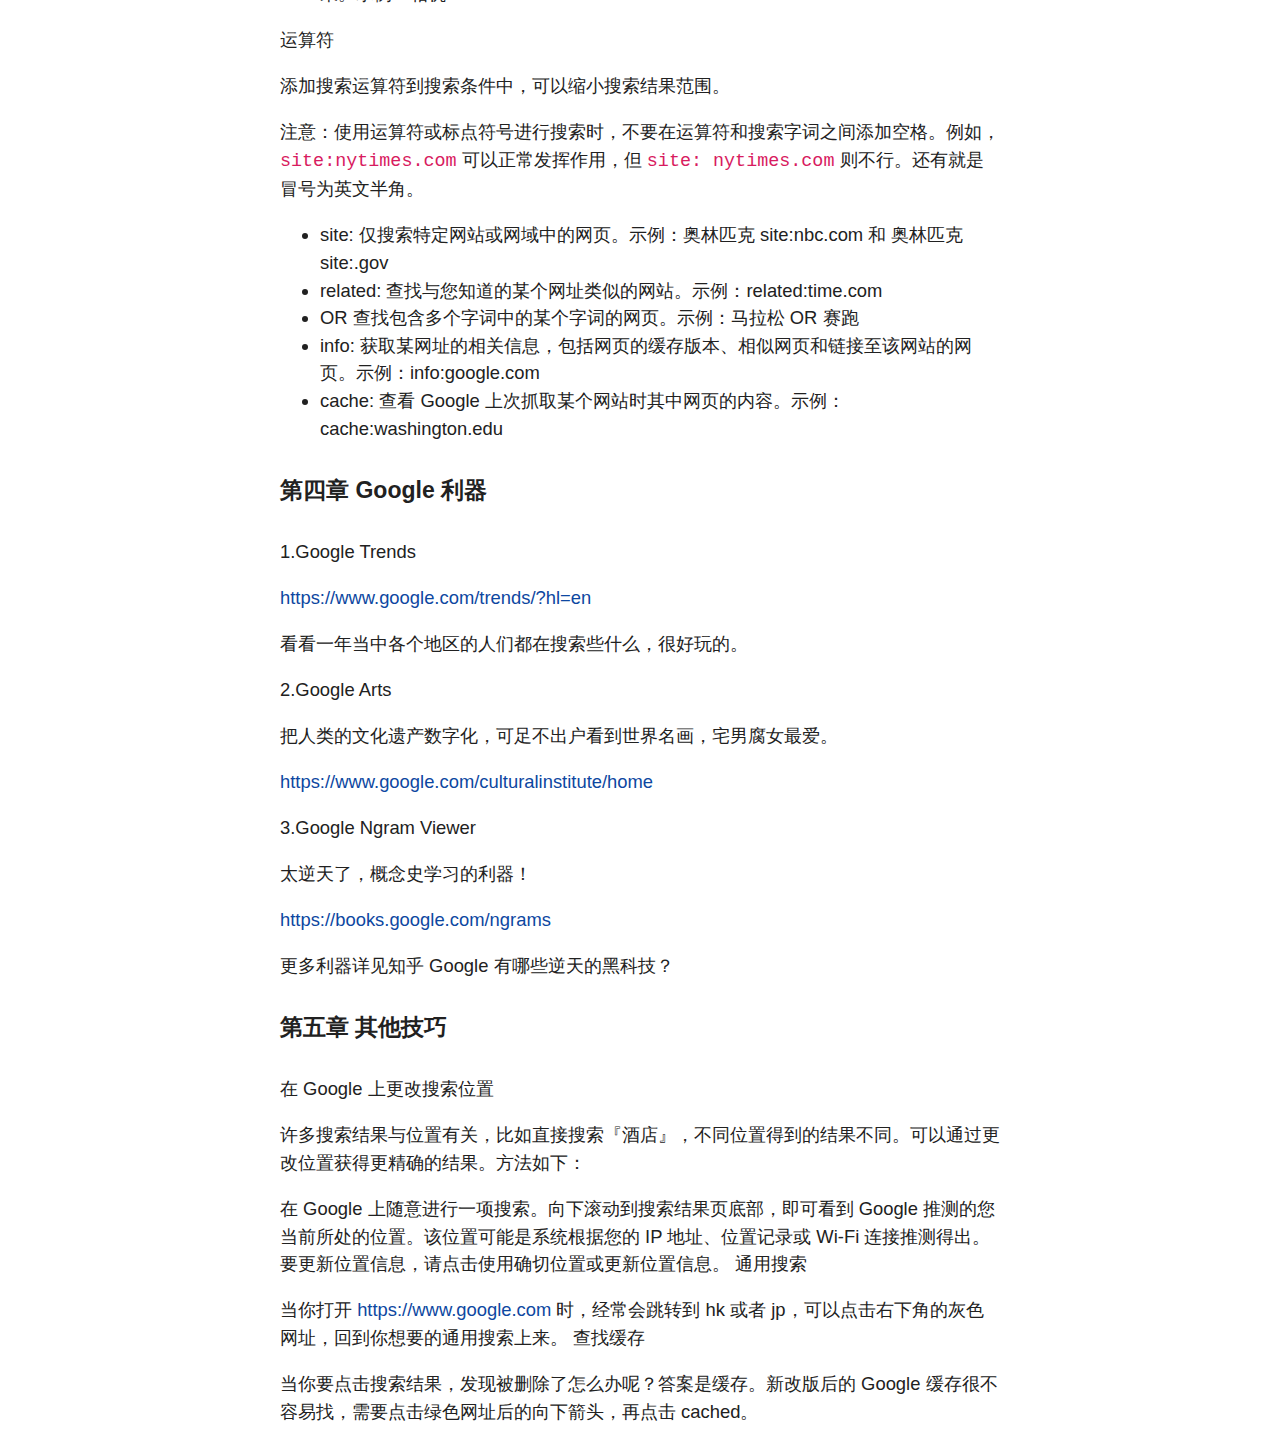
<file: google/index.html>
<!doctype html><html><head><meta charset=utf-8><title>Ciao!</title><link href=https://tsai002.github.io/simple-min.css rel=stylesheet><link href="[data-uri]" rel="shortcut icon"><link href=https://tsai002.github.io//atom.xml rel=alternate title=Ciao! type=application/atom+xml><meta content="width=device-width,initial-scale=1,user-scalable=no" name=viewport><body><div class=blogpost><a href=/>← Home</a><h2 class=post-title>Google 搜索：从入门到精通5.0</h2><p>Google 搜索：从入门到精通4.0版本十分详尽，在中国互联网的早期用户中影响很大。然而，4.0版本已经跟不上时代的变化：一方面是中国互联网环境的变化，日趋走向封闭；另一方面是谷歌搜索本身的巨大改变，例如极其重要的 Google Scholar 在 4.0 中没有介绍，而 Google Labs、分类广告搜索等早已关闭。此外，4.0版本过于繁琐，有太多不必要的细节。其实，谷歌搜索的智能化程度已经可以满足基本需要，以下所介绍的这些高级技巧几乎用不上，换句话说，所谓的高级技巧不过是用人脑来弥补机器的不足，随着机器智能的发展，这些技巧的实用性将会大大下降。<p>5.0教程主要来自 <a href="https://support.google.com/websearch/?hl=zh-Hans#topic=3378866">Google 网页搜索帮助中心</a> 和 <a href=https://www.google.com/intl/zh-CN/about/products/>Google 产品大全</a> ，随着时间推移，教程可能跟不上变化，最好是直接到上述网址查看（打不开先看第零章）。<h4 id=di-ling-zhang-yue-guo-chang-cheng-da-kai-google>第零章 越过长城，打开 Google</h4><p>如果你连 Google 都打不开的话，还是去找找知乎找有关百度的帖子吧。<ul><li>免费工具 <a href=https://github.com/getlantern/lantern>lantern</a><li>VPN & ShadowSocks 详情<a href=http://www.jianshu.com/p/ca4eb44174ed>请戳</a><li>人肉翻墙</ul><p>注：<ol><li>使用代理后，可能你的 ip 会被识别为日本、新加坡等地，可以在搜索页面右侧，点击齿轮按钮进行设置；也可以在 Google 网址后添加/ncr,得到网址 <a href=http://www.google.com/ncr>http://www.google.com/ncr</a> ，进行无国别搜索。<li>Google 会对某些违反版权的网站进行惩罚，比如用 Google 搜索『迅雷』，将无法找到官网（只是想提醒下这是 Google 的策略，而不是 Google 搜索不准确）。</ol><h4 id=di-yi-zhang-sou-suo-ru-men>第一章 搜索入门</h4><p>关键词输入技巧<p>1.使用简单的搜索字词<p>用简单的字词进行搜索，并根据需要添加一些描述性字词。例如要查找特定地点的某个场所或商品，可添加该地点名称，如，南京面包店。<p>2.认真选择措辞<p>在确定输入搜索框中的字词时，尽量选择要查找的网站上可能会出现的字词。例如，不要使用我的头很痛，而要使用头痛，因为医学网站上往往会使用后者。<p>3.常用工具使用<p>对于许多常用工具， Google 会直接显示。<ul><li>天气：搜索天气可查看所在地点的天气信息，如果在『天气』后加上城市名（例如天气北京），则可查看相应城市的天气信息。<li>字典：在任意字词前加上 define 即可查单词。<li>计算器：可以当作计算器，支持算术、函数物理常量的值、 基数和计数换算，可以为复杂的等式快速绘制图形，支持三角函数、指数函数、对数函数和 3D 图形。<li>单位换算：支持几乎所有常用内容的换算，直接输入要换算的内容即可，如 3 美元兑换人民币。<li>体育：搜索球队的名称，即可查看相关赛程和比赛得分等信息。<li>快讯：搜索名人、地点、电影或歌曲的名称可看到相关重要信息。</ul><h4 id=di-er-zhang-te-ding-sou-suo>第二章 特定搜索</h4><p>在输入搜索内容后，可选择搜索框下的搜索结果类型，以相应类型的搜索结果，包括图片、新闻、视频、地图和更多选项，点击更多可查看更多选项。此外，点击搜索工具可以限定语言和时间等。<p>常用的有：<p>1.图片搜索<p><a href=https://images.google.com>https://images.google.com</a><p>除了用关键词以外，可以用图片搜索图片，点击搜索框中的照相机按钮，即可上传图片或者利用网页内图片进行搜索。用这种方式用于查找图片来源，在辟谣时很有用，也可以用于找到和照片中长得像的人。<p>2.Google Scholar<p><a href=http://www.scholar.google.com/>http://www.scholar.google.com/</a><p>注意，除了论文外，还可以搜索专利、法院判决书等。<p>3.Google Books<p><a href=https://books.google.com/>https://books.google.com/</a><p>Google 扫描了许多图书馆的书籍，强大无比。<p>4.Google News<p><a href=https://news.google.com/>https://news.google.com/</a><p>需要重点提出的是，Google News 和 twitter 等不像新浪微博，会进行人工干预热点新闻。<p>5.Vedio Search<p><a href="https://www.google.com/videohp?hl=en">https://www.google.com/videohp?hl=en</a> 啊，其实吧，个人觉得 <a href=https://www.youtube.com>https://www.youtube.com</a> 更好玩。<p>点击 Google 应用或 Chrome 搜索框中的麦克风图标即可进行语音搜索。<h4 id=di-san-zhang-gao-ji-sou-suo-ji-qiao>第三章 高级搜索技巧</h4><p>鉴于搜索引擎的智能化程度，需要使用到的情境不多，可以直接使用 Google 高级搜索，记不清楚也没关系。<p>标点和符号<p>某些标点和符号可以限定搜索范围或者搜索特定内容。<p>注意：标点均为英文半角。<ul><li>- 在某个字词或网站之前添加一个短横（减号），用于排除包含该字词或来自该网站的网页。在搜索有多种含义的字词（例如汽车品牌『美洲豹』和动物『美洲豹』）时，这种方法尤为实用。示例：美洲豹 速度 -汽车 或 熊猫 -site:wikipedia.org<li>" 引号用于精确搜索该关键词。示例："你有我有全都有"<li>* 添加一个星号，是传说中的通配符，以表示任何未知或不确定的字词。 示例："省*就是赚*"<li>+ 加号搜索 Google+ 信息页或血型。示例：+Chrome 或 AB+<li>@ 查找社交网络帐户。示例：@agoogler<li>$ 查找价格。示例：尼康 $400<li># 查找热门。# 标签以了解相关热门话题。示例：#throwbackthursday<li>.. 使用两个点号（不加空格）隔开两个数字，即可搜索包含相应范围内数字的搜索结果。示例：相机 50..100</ul><p>运算符<p>添加搜索运算符到搜索条件中，可以缩小搜索结果范围。<p>注意：使用运算符或标点符号进行搜索时，不要在运算符和搜索字词之间添加空格。例如，<code>site:nytimes.com</code> 可以正常发挥作用，但 <code>site: nytimes.com</code> 则不行。还有就是冒号为英文半角。<ul><li>site: 仅搜索特定网站或网域中的网页。示例：奥林匹克 site:nbc.com 和 奥林匹克 site:.gov<li>related: 查找与您知道的某个网址类似的网站。示例：related:time.com<li>OR 查找包含多个字词中的某个字词的网页。示例：马拉松 OR 赛跑<li>info: 获取某网址的相关信息，包括网页的缓存版本、相似网页和链接至该网站的网页。示例：info:google.com<li>cache: 查看 Google 上次抓取某个网站时其中网页的内容。示例：cache:washington.edu</ul><h4 id=di-si-zhang-google-li-qi>第四章 Google 利器</h4><p>1.Google Trends<p><a href="https://www.google.com/trends/?hl=en">https://www.google.com/trends/?hl=en</a><p>看看一年当中各个地区的人们都在搜索些什么，很好玩的。<p>2.Google Arts<p>把人类的文化遗产数字化，可足不出户看到世界名画，宅男腐女最爱。<p><a href=https://www.google.com/culturalinstitute/home>https://www.google.com/culturalinstitute/home</a><p>3.Google Ngram Viewer<p>太逆天了，概念史学习的利器！<p><a href=https://books.google.com/ngrams>https://books.google.com/ngrams</a><p>更多利器详见知乎 Google 有哪些逆天的黑科技？<h4 id=di-wu-zhang-qi-ta-ji-qiao>第五章 其他技巧</h4><p>在 Google 上更改搜索位置<p>许多搜索结果与位置有关，比如直接搜索『酒店』，不同位置得到的结果不同。可以通过更改位置获得更精确的结果。方法如下：<p>在 Google 上随意进行一项搜索。向下滚动到搜索结果页底部，即可看到 Google 推测的您当前所处的位置。该位置可能是系统根据您的 IP 地址、位置记录或 Wi-Fi 连接推测得出。要更新位置信息，请点击使用确切位置或更新位置信息。 通用搜索<p>当你打开 <a href=https://www.google.com>https://www.google.com</a> 时，经常会跳转到 hk 或者 jp，可以点击右下角的灰色网址，回到你想要的通用搜索上来。 查找缓存<p>当你要点击搜索结果，发现被删除了怎么办呢？答案是缓存。新改版后的 Google 缓存很不容易找，需要点击绿色网址后的向下箭头，再点击 cached。</div>
</file>
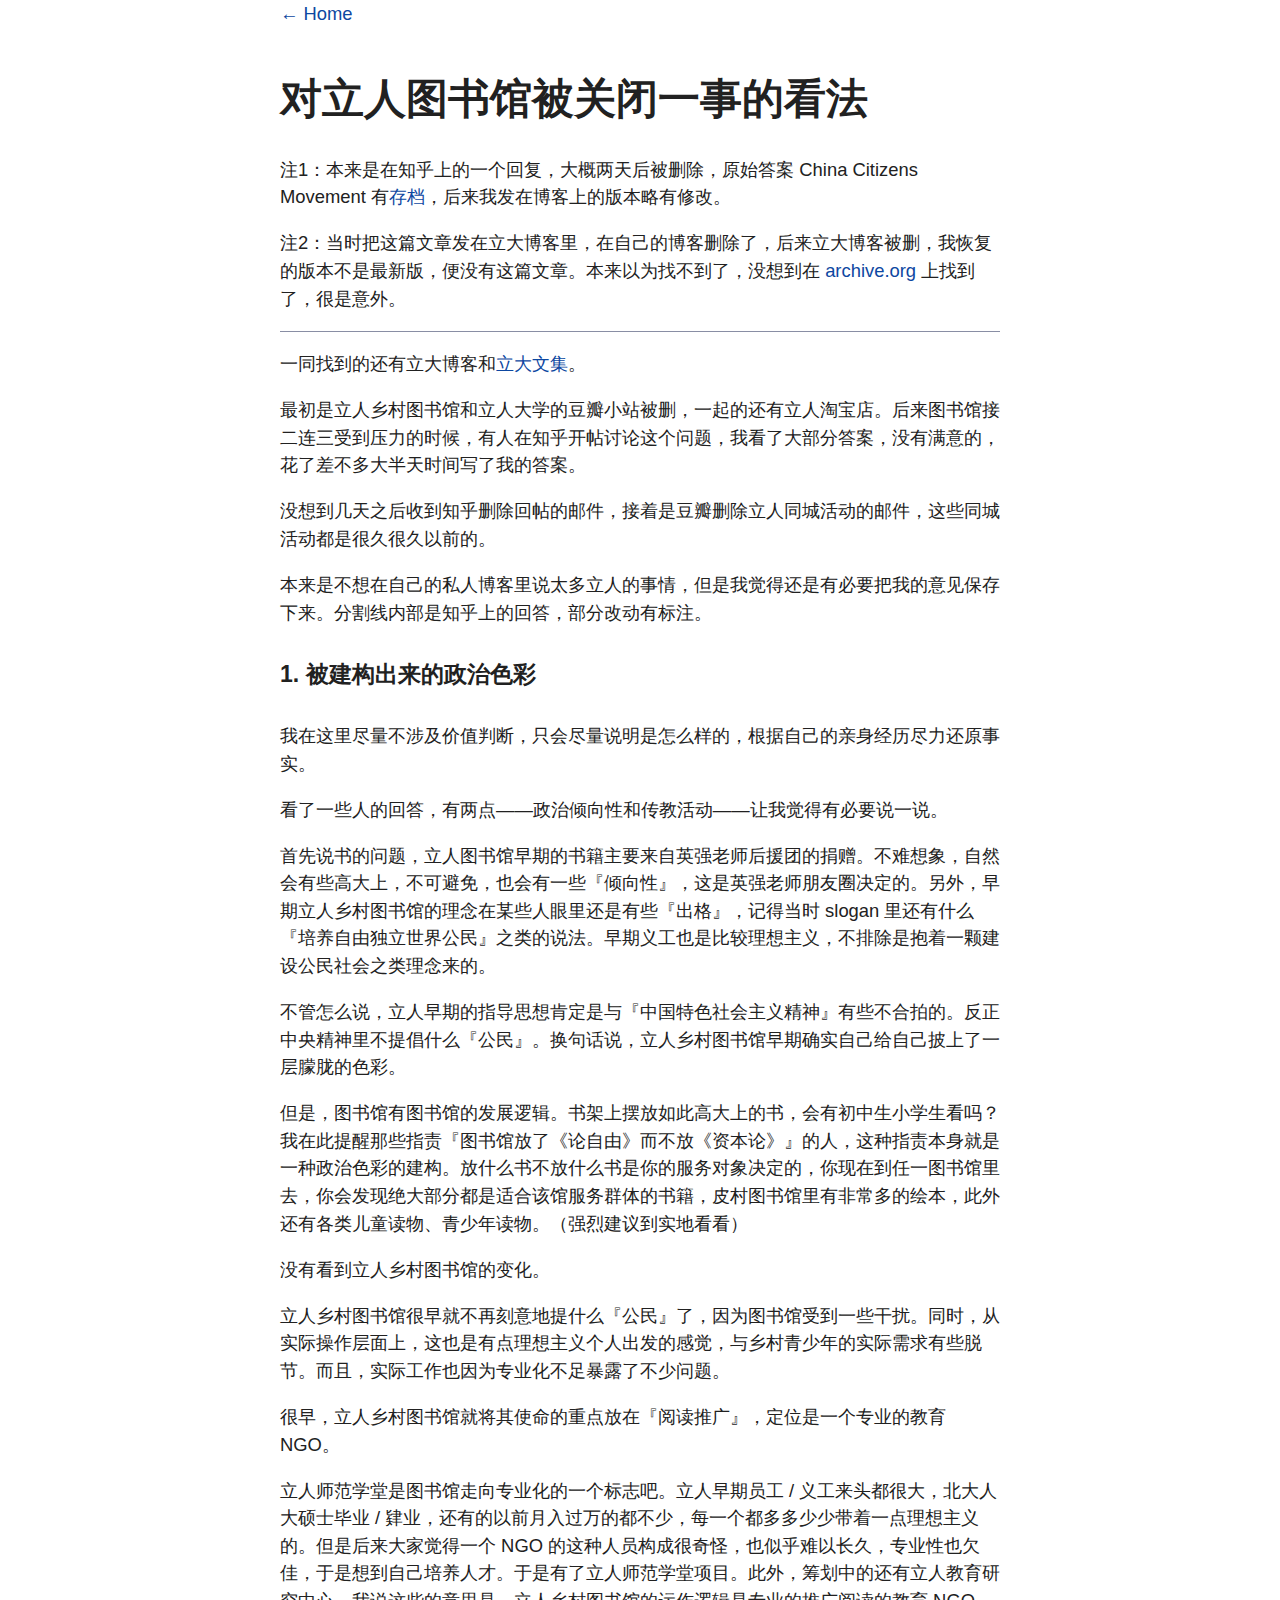
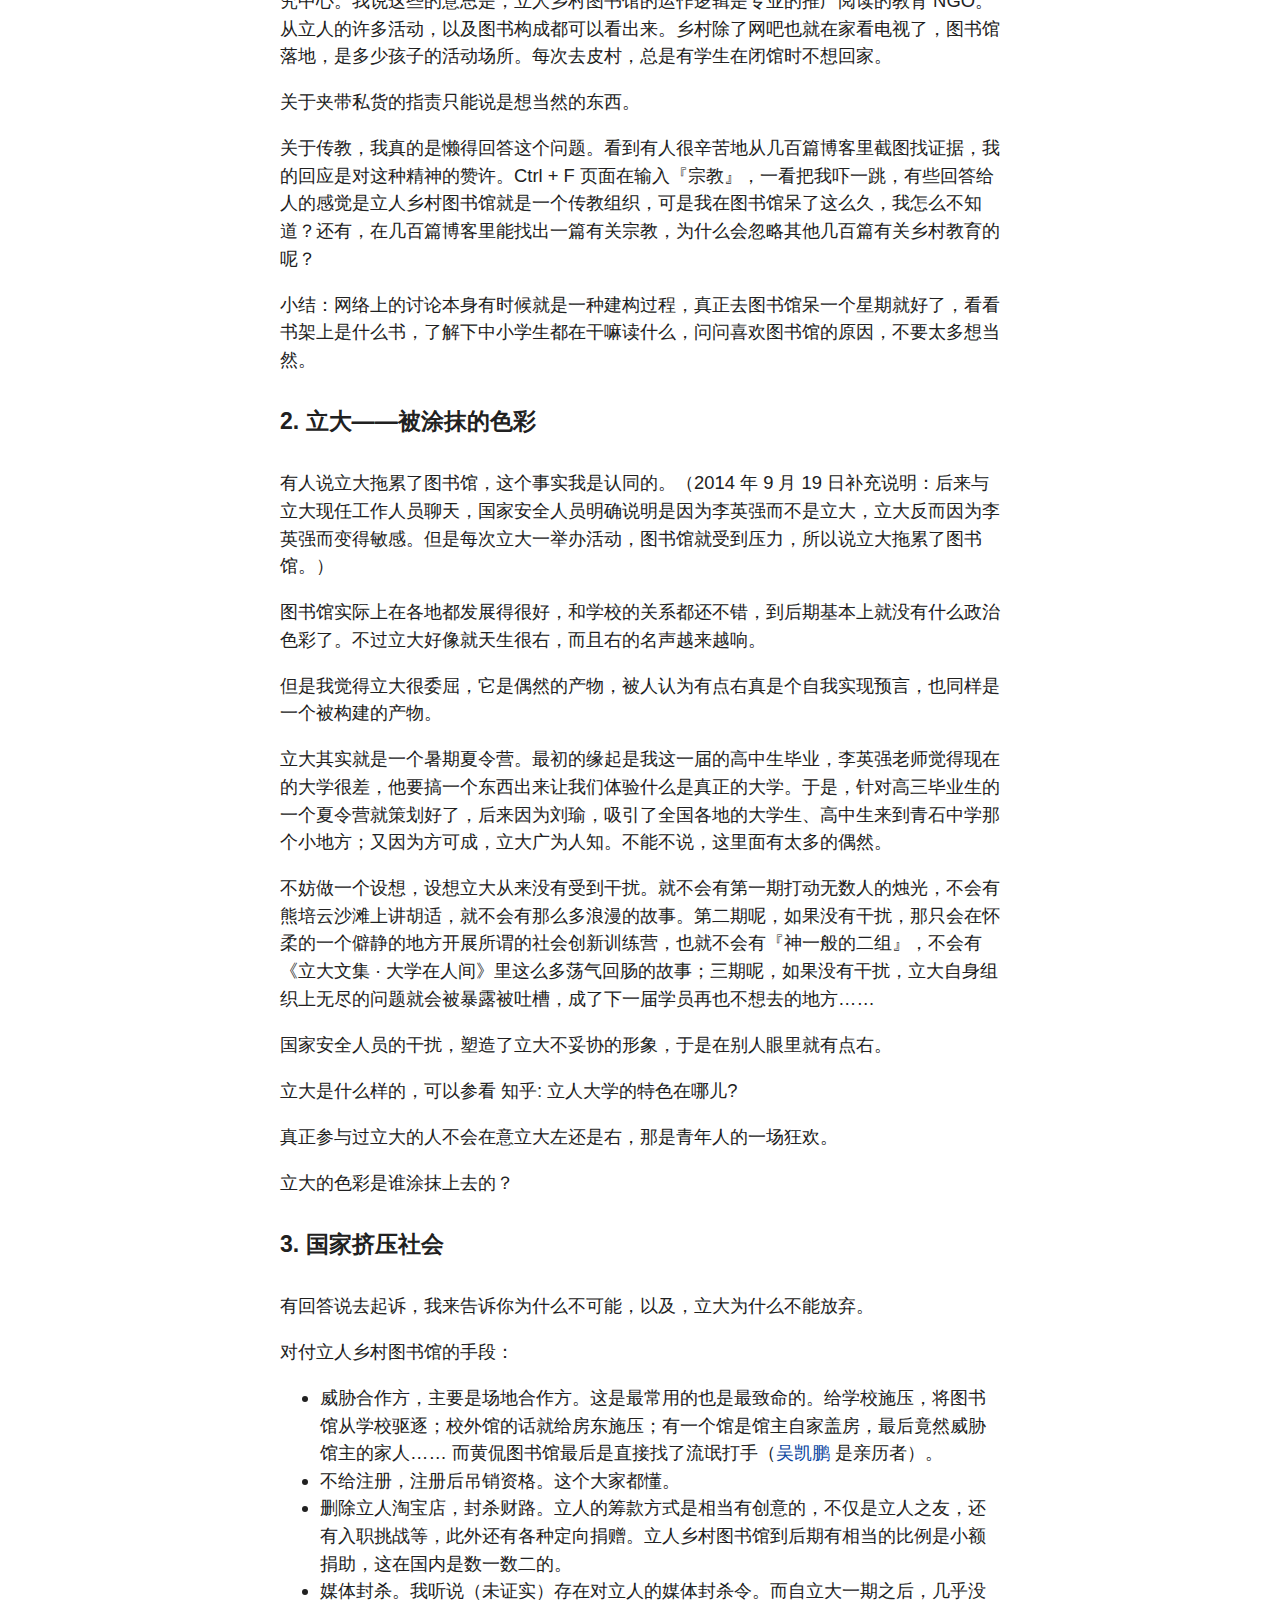
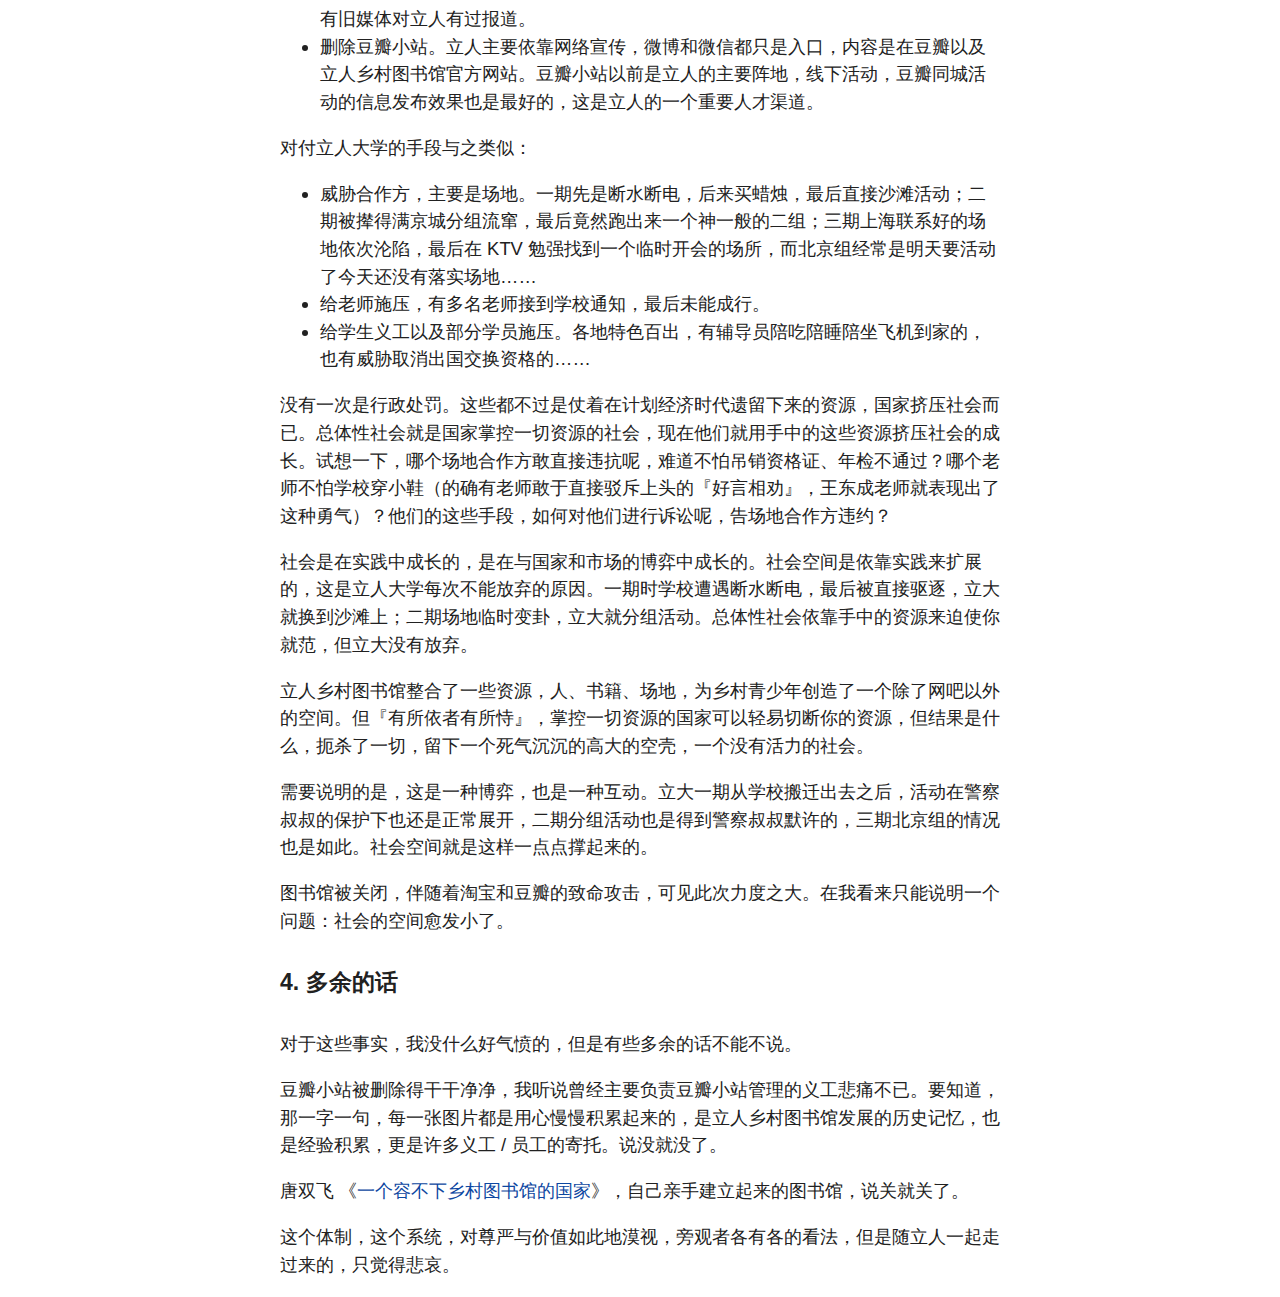
<file: lirenlibrary/index.html>
<!doctype html><html><head><meta charset=utf-8><title>Ciao!</title><link href=https://tsai002.github.io/simple-min.css rel=stylesheet><link href="[data-uri]" rel="shortcut icon"><link href=https://tsai002.github.io//atom.xml rel=alternate title=Ciao! type=application/atom+xml><meta content="width=device-width,initial-scale=1,user-scalable=no" name=viewport><body><div class=blogpost><a href=/>← Home</a><h2 class=post-title>对立人图书馆被关闭一事的看法</h2><p>注1：本来是在知乎上的一个回复，大概两天后被删除，原始答案 China Citizens Movement 有<a href=https://cmcn.org/archives/7276>存档</a>，后来我发在博客上的版本略有修改。<p>注2：当时把这篇文章发在立大博客里，在自己的博客删除了，后来立大博客被删，我恢复的版本不是最新版，便没有这篇文章。本来以为找不到了，没想到在 <a href=https://web.archive.org/web/20200101213433/https://lirencollege.xyz/2014/09/22/zhi-hu-lrc-library/>archive.org</a> 上找到了，很是意外。<hr><p>一同找到的还有立大博客和<a href=https://web.archive.org/web/20200305021052/https://lrc.gitbooks.io/lrc/content/>立大文集</a>。<p>最初是立人乡村图书馆和立人大学的豆瓣小站被删，一起的还有立人淘宝店。后来图书馆接二连三受到压力的时候，有人在知乎开帖讨论这个问题，我看了大部分答案，没有满意的，花了差不多大半天时间写了我的答案。<p>没想到几天之后收到知乎删除回帖的邮件，接着是豆瓣删除立人同城活动的邮件，这些同城活动都是很久很久以前的。<p>本来是不想在自己的私人博客里说太多立人的事情，但是我觉得还是有必要把我的意见保存下来。分割线内部是知乎上的回答，部分改动有标注。<h4 id=1-bei-jian-gou-chu-lai-de-zheng-zhi-se-cai>1. 被建构出来的政治色彩</h4><p>我在这里尽量不涉及价值判断，只会尽量说明是怎么样的，根据自己的亲身经历尽力还原事实。<p>看了一些人的回答，有两点——政治倾向性和传教活动——让我觉得有必要说一说。<p>首先说书的问题，立人图书馆早期的书籍主要来自英强老师后援团的捐赠。不难想象，自然会有些高大上，不可避免，也会有一些『倾向性』，这是英强老师朋友圈决定的。另外，早期立人乡村图书馆的理念在某些人眼里还是有些『出格』，记得当时 slogan 里还有什么『培养自由独立世界公民』之类的说法。早期义工也是比较理想主义，不排除是抱着一颗建设公民社会之类理念来的。<p>不管怎么说，立人早期的指导思想肯定是与『中国特色社会主义精神』有些不合拍的。反正中央精神里不提倡什么『公民』。换句话说，立人乡村图书馆早期确实自己给自己披上了一层朦胧的色彩。<p>但是，图书馆有图书馆的发展逻辑。书架上摆放如此高大上的书，会有初中生小学生看吗？我在此提醒那些指责『图书馆放了《论自由》而不放《资本论》』的人，这种指责本身就是一种政治色彩的建构。放什么书不放什么书是你的服务对象决定的，你现在到任一图书馆里去，你会发现绝大部分都是适合该馆服务群体的书籍，皮村图书馆里有非常多的绘本，此外还有各类儿童读物、青少年读物。（强烈建议到实地看看）<p>没有看到立人乡村图书馆的变化。<p>立人乡村图书馆很早就不再刻意地提什么『公民』了，因为图书馆受到一些干扰。同时，从实际操作层面上，这也是有点理想主义个人出发的感觉，与乡村青少年的实际需求有些脱节。而且，实际工作也因为专业化不足暴露了不少问题。<p>很早，立人乡村图书馆就将其使命的重点放在『阅读推广』，定位是一个专业的教育 NGO。<p>立人师范学堂是图书馆走向专业化的一个标志吧。立人早期员工 / 义工来头都很大，北大人大硕士毕业 / 肄业，还有的以前月入过万的都不少，每一个都多多少少带着一点理想主义的。但是后来大家觉得一个 NGO 的这种人员构成很奇怪，也似乎难以长久，专业性也欠佳，于是想到自己培养人才。于是有了立人师范学堂项目。此外，筹划中的还有立人教育研究中心。我说这些的意思是，立人乡村图书馆的运作逻辑是专业的推广阅读的教育 NGO。从立人的许多活动，以及图书构成都可以看出来。乡村除了网吧也就在家看电视了，图书馆落地，是多少孩子的活动场所。每次去皮村，总是有学生在闭馆时不想回家。<p>关于夹带私货的指责只能说是想当然的东西。<p>关于传教，我真的是懒得回答这个问题。看到有人很辛苦地从几百篇博客里截图找证据，我的回应是对这种精神的赞许。Ctrl + F 页面在输入『宗教』，一看把我吓一跳，有些回答给人的感觉是立人乡村图书馆就是一个传教组织，可是我在图书馆呆了这么久，我怎么不知道？还有，在几百篇博客里能找出一篇有关宗教，为什么会忽略其他几百篇有关乡村教育的呢？<p>小结：网络上的讨论本身有时候就是一种建构过程，真正去图书馆呆一个星期就好了，看看书架上是什么书，了解下中小学生都在干嘛读什么，问问喜欢图书馆的原因，不要太多想当然。<h4 id=2-li-da-bei-tu-mo-de-se-cai>2. 立大——被涂抹的色彩</h4><p>有人说立大拖累了图书馆，这个事实我是认同的。（2014 年 9 月 19 日补充说明：后来与立大现任工作人员聊天，国家安全人员明确说明是因为李英强而不是立大，立大反而因为李英强而变得敏感。但是每次立大一举办活动，图书馆就受到压力，所以说立大拖累了图书馆。）<p>图书馆实际上在各地都发展得很好，和学校的关系都还不错，到后期基本上就没有什么政治色彩了。不过立大好像就天生很右，而且右的名声越来越响。<p>但是我觉得立大很委屈，它是偶然的产物，被人认为有点右真是个自我实现预言，也同样是一个被构建的产物。<p>立大其实就是一个暑期夏令营。最初的缘起是我这一届的高中生毕业，李英强老师觉得现在的大学很差，他要搞一个东西出来让我们体验什么是真正的大学。于是，针对高三毕业生的一个夏令营就策划好了，后来因为刘瑜，吸引了全国各地的大学生、高中生来到青石中学那个小地方；又因为方可成，立大广为人知。不能不说，这里面有太多的偶然。<p>不妨做一个设想，设想立大从来没有受到干扰。就不会有第一期打动无数人的烛光，不会有熊培云沙滩上讲胡适，就不会有那么多浪漫的故事。第二期呢，如果没有干扰，那只会在怀柔的一个僻静的地方开展所谓的社会创新训练营，也就不会有『神一般的二组』，不会有《立大文集 · 大学在人间》里这么多荡气回肠的故事；三期呢，如果没有干扰，立大自身组织上无尽的问题就会被暴露被吐槽，成了下一届学员再也不想去的地方……<p>国家安全人员的干扰，塑造了立大不妥协的形象，于是在别人眼里就有点右。<p>立大是什么样的，可以参看 知乎: 立人大学的特色在哪儿?<p>真正参与过立大的人不会在意立大左还是右，那是青年人的一场狂欢。<p>立大的色彩是谁涂抹上去的？<h4 id=3-guo-jia-ji-ya-she-hui>3. 国家挤压社会</h4><p>有回答说去起诉，我来告诉你为什么不可能，以及，立大为什么不能放弃。<p>对付立人乡村图书馆的手段：<ul><li>威胁合作方，主要是场地合作方。这是最常用的也是最致命的。给学校施压，将图书馆从学校驱逐；校外馆的话就给房东施压；有一个馆是馆主自家盖房，最后竟然威胁馆主的家人…… 而黄侃图书馆最后是直接找了流氓打手（<a href=https://www.zhihu.com/people/wu-kai-peng-26>吴凯鹏</a> 是亲历者）。<li>不给注册，注册后吊销资格。这个大家都懂。<li>删除立人淘宝店，封杀财路。立人的筹款方式是相当有创意的，不仅是立人之友，还有入职挑战等，此外还有各种定向捐赠。立人乡村图书馆到后期有相当的比例是小额捐助，这在国内是数一数二的。<li>媒体封杀。我听说（未证实）存在对立人的媒体封杀令。而自立大一期之后，几乎没有旧媒体对立人有过报道。<li>删除豆瓣小站。立人主要依靠网络宣传，微博和微信都只是入口，内容是在豆瓣以及立人乡村图书馆官方网站。豆瓣小站以前是立人的主要阵地，线下活动，豆瓣同城活动的信息发布效果也是最好的，这是立人的一个重要人才渠道。</ul><p>对付立人大学的手段与之类似：<ul><li>威胁合作方，主要是场地。一期先是断水断电，后来买蜡烛，最后直接沙滩活动；二期被撵得满京城分组流窜，最后竟然跑出来一个神一般的二组；三期上海联系好的场地依次沦陷，最后在 KTV 勉强找到一个临时开会的场所，而北京组经常是明天要活动了今天还没有落实场地……<li>给老师施压，有多名老师接到学校通知，最后未能成行。<li>给学生义工以及部分学员施压。各地特色百出，有辅导员陪吃陪睡陪坐飞机到家的，也有威胁取消出国交换资格的……</ul><p>没有一次是行政处罚。这些都不过是仗着在计划经济时代遗留下来的资源，国家挤压社会而已。总体性社会就是国家掌控一切资源的社会，现在他们就用手中的这些资源挤压社会的成长。试想一下，哪个场地合作方敢直接违抗呢，难道不怕吊销资格证、年检不通过？哪个老师不怕学校穿小鞋（的确有老师敢于直接驳斥上头的『好言相劝』，王东成老师就表现出了这种勇气）？他们的这些手段，如何对他们进行诉讼呢，告场地合作方违约？<p>社会是在实践中成长的，是在与国家和市场的博弈中成长的。社会空间是依靠实践来扩展的，这是立人大学每次不能放弃的原因。一期时学校遭遇断水断电，最后被直接驱逐，立大就换到沙滩上；二期场地临时变卦，立大就分组活动。总体性社会依靠手中的资源来迫使你就范，但立大没有放弃。<p>立人乡村图书馆整合了一些资源，人、书籍、场地，为乡村青少年创造了一个除了网吧以外的空间。但『有所依者有所恃』，掌控一切资源的国家可以轻易切断你的资源，但结果是什么，扼杀了一切，留下一个死气沉沉的高大的空壳，一个没有活力的社会。<p>需要说明的是，这是一种博弈，也是一种互动。立大一期从学校搬迁出去之后，活动在警察叔叔的保护下也还是正常展开，二期分组活动也是得到警察叔叔默许的，三期北京组的情况也是如此。社会空间就是这样一点点撑起来的。<p>图书馆被关闭，伴随着淘宝和豆瓣的致命攻击，可见此次力度之大。在我看来只能说明一个问题：社会的空间愈发小了。<h4 id=4-duo-yu-de-hua>4. 多余的话</h4><p>对于这些事实，我没什么好气愤的，但是有些多余的话不能不说。<p>豆瓣小站被删除得干干净净，我听说曾经主要负责豆瓣小站管理的义工悲痛不已。要知道，那一字一句，每一张图片都是用心慢慢积累起来的，是立人乡村图书馆发展的历史记忆，也是经验积累，更是许多义工 / 员工的寄托。说没就没了。<p>唐双飞 《<a href=https://chinadigitaltimes.net/chinese/360623.html>一个容不下乡村图书馆的国家</a>》，自己亲手建立起来的图书馆，说关就关了。<p>这个体制，这个系统，对尊严与价值如此地漠视，旁观者各有各的看法，但是随立人一起走过来的，只觉得悲哀。</div>
</file>
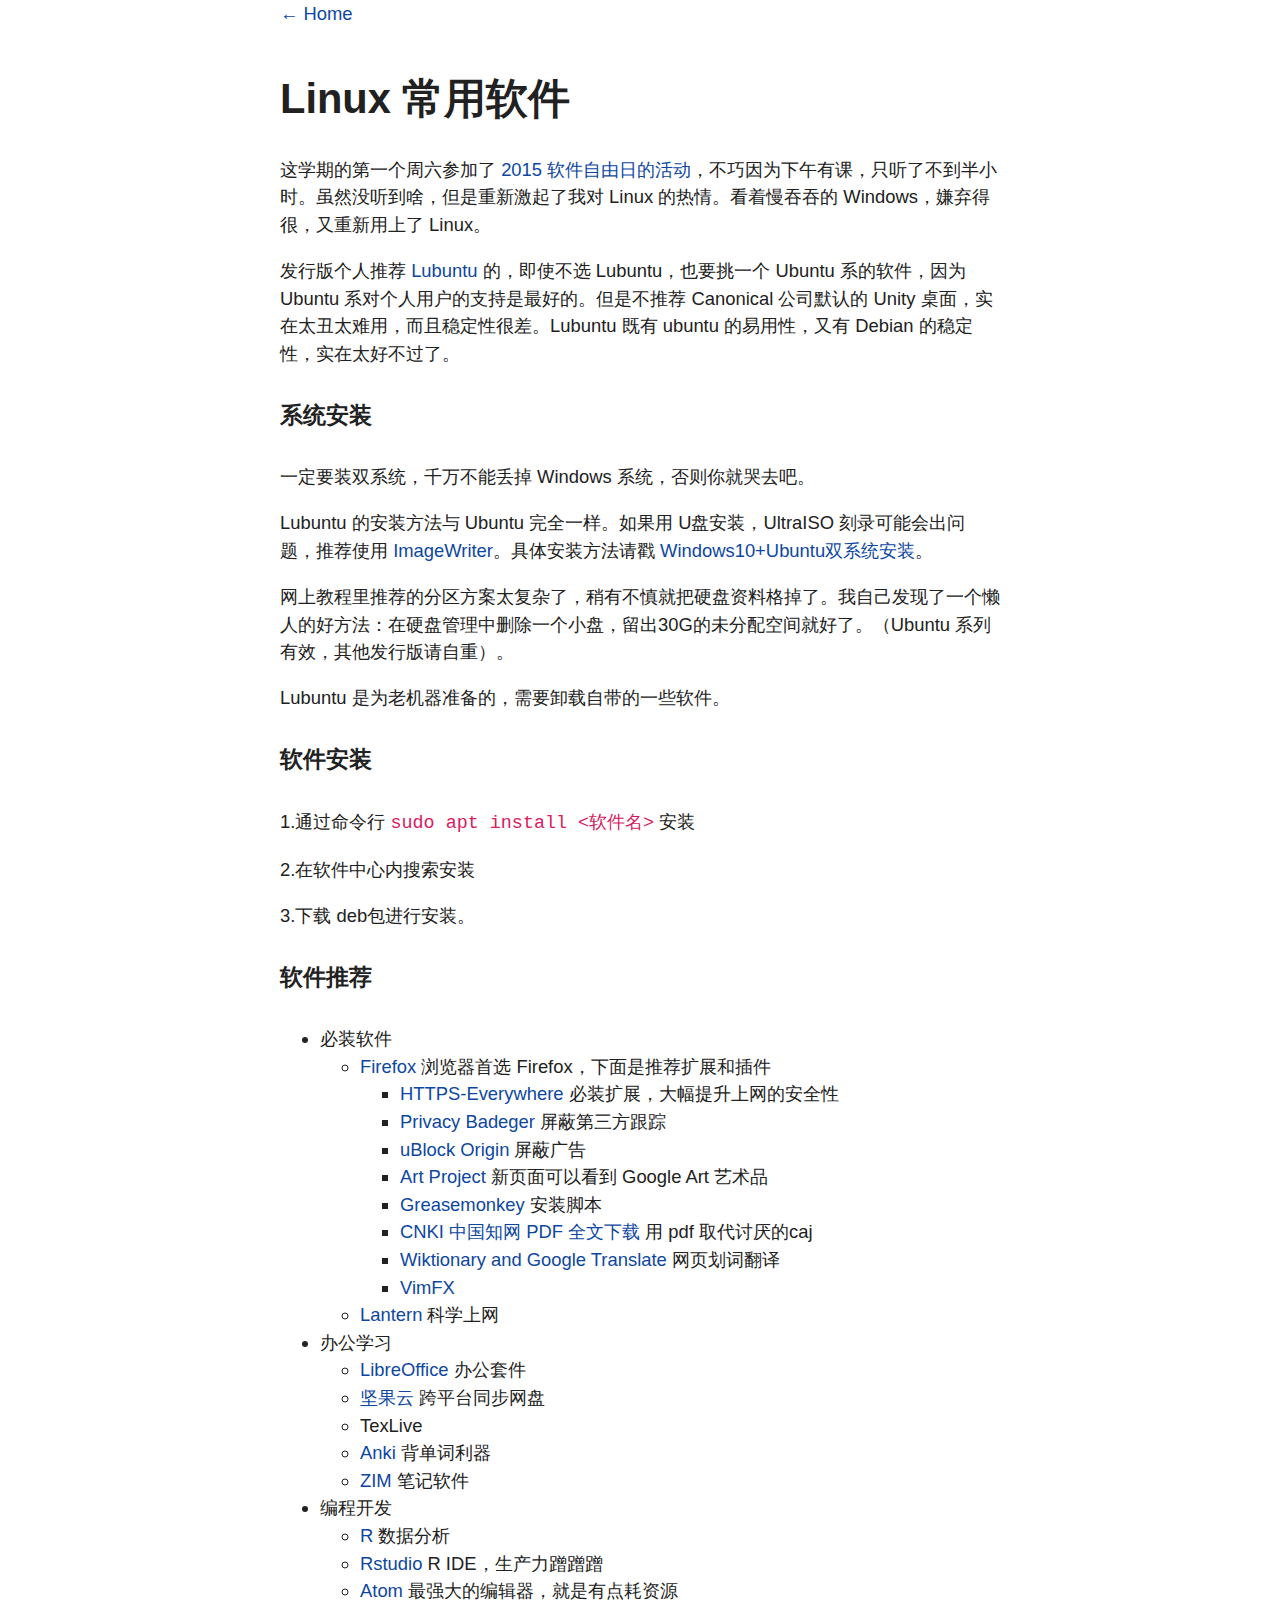
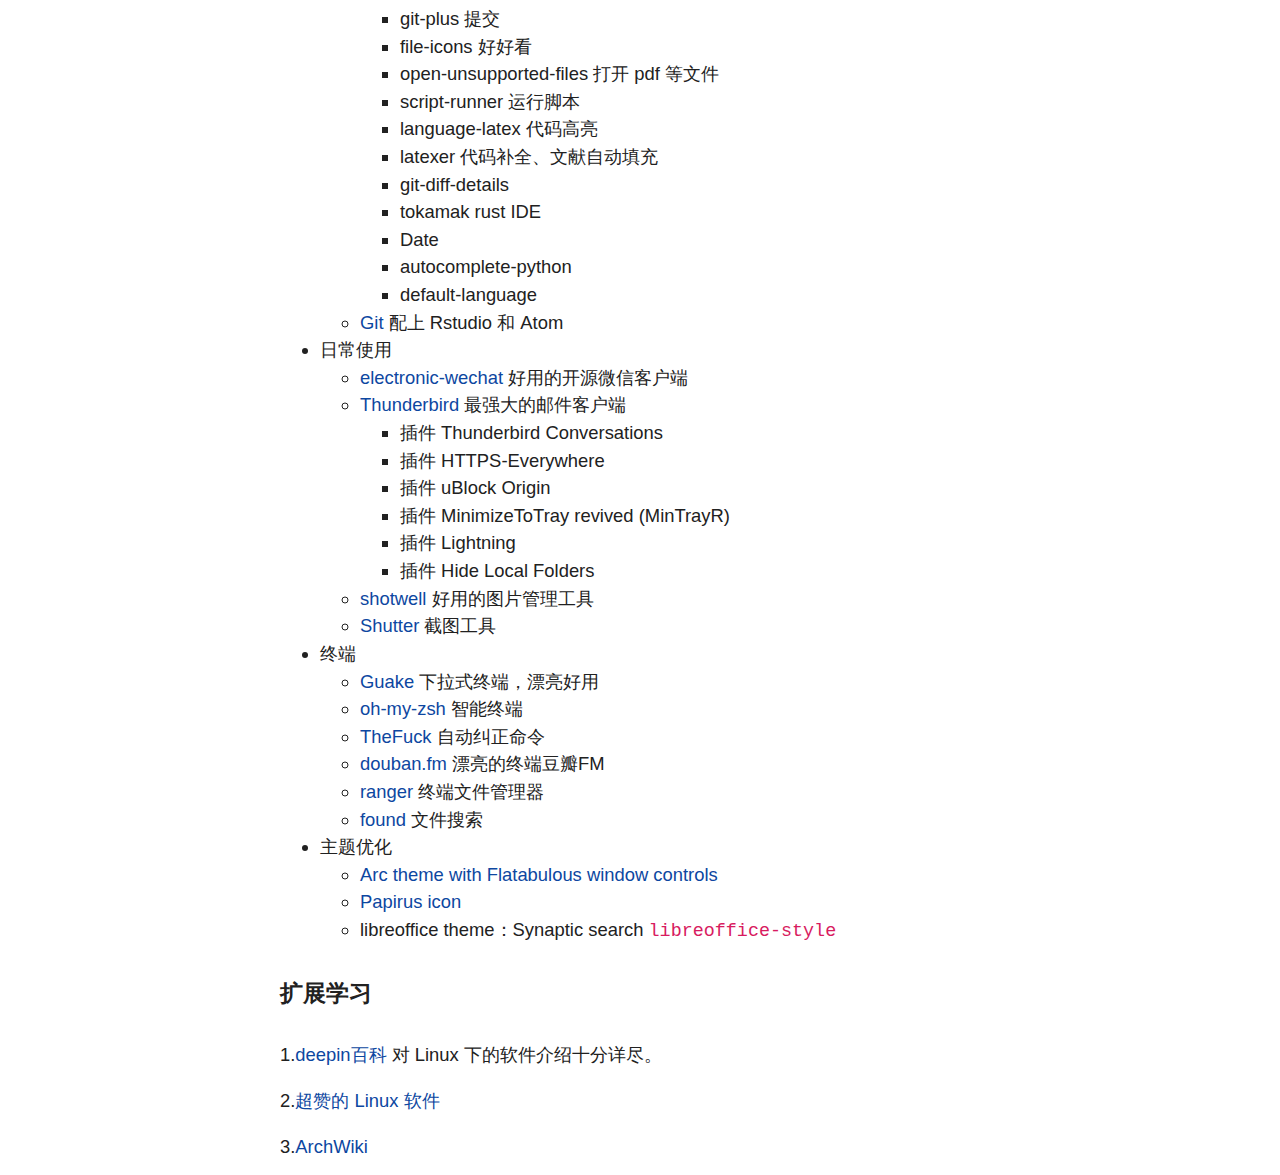
<file: lubuntu/index.html>
<!doctype html><html><head><meta charset=utf-8><title>Ciao!</title><link href=https://tsai002.github.io/simple-min.css rel=stylesheet><link href="[data-uri]" rel="shortcut icon"><link href=https://tsai002.github.io//atom.xml rel=alternate title=Ciao! type=application/atom+xml><meta content="width=device-width,initial-scale=1,user-scalable=no" name=viewport><body><div class=blogpost><a href=/>← Home</a><h2 class=post-title>Linux 常用软件</h2><p>这学期的第一个周六参加了 <a href=https://www.tuna.moe/event/2015/sfd2015/>2015 软件自由日的活动</a>，不巧因为下午有课，只听了不到半小时。虽然没听到啥，但是重新激起了我对 Linux 的热情。看着慢吞吞的 Windows，嫌弃得很，又重新用上了 Linux。<p>发行版个人推荐 <a href=http://lubuntu.net/>Lubuntu</a> 的，即使不选 Lubuntu，也要挑一个 Ubuntu 系的软件，因为 Ubuntu 系对个人用户的支持是最好的。但是不推荐 Canonical 公司默认的 Unity 桌面，实在太丑太难用，而且稳定性很差。Lubuntu 既有 ubuntu 的易用性，又有 Debian 的稳定性，实在太好不过了。<h4 id=xi-tong-an-zhuang>系统安装</h4><p>一定要装双系统，千万不能丢掉 Windows 系统，否则你就哭去吧。<p>Lubuntu 的安装方法与 Ubuntu 完全一样。如果用 U盘安装，UltraISO 刻录可能会出问题，推荐使用 <a href=https://launchpad.net/win32-image-writer>ImageWriter</a>。具体安装方法请戳 <a href=http://www.jianshu.com/p/2eebd6ad284d>Windows10+Ubuntu双系统安装</a>。<p>网上教程里推荐的分区方案太复杂了，稍有不慎就把硬盘资料格掉了。我自己发现了一个懒人的好方法：在硬盘管理中删除一个小盘，留出30G的未分配空间就好了。（Ubuntu 系列有效，其他发行版请自重）。<p>Lubuntu 是为老机器准备的，需要卸载自带的一些软件。<h4 id=ruan-jian-an-zhuang>软件安装</h4><p>1.通过命令行 <code>sudo apt install <软件名></code> 安装<p>2.在软件中心内搜索安装<p>3.下载 deb包进行安装。<h4 id=ruan-jian-tui-jian>软件推荐</h4><ul><li>必装软件 <ul><li><a href=https://www.mozilla.org/en-US/firefox/new/>Firefox</a> 浏览器首选 Firefox，下面是推荐扩展和插件 <ul><li><a href=https://addons.mozilla.org/en-US/firefox/addon/https-everywhere>HTTPS-Everywhere</a> 必装扩展，大幅提升上网的安全性<li><a href=https://addons.mozilla.org/en-US/firefox/addon/privacy-badger-firefox/>Privacy Badeger</a> 屏蔽第三方跟踪</ul> <ul><li><a href=https://addons.mozilla.org/en-US/firefox/addon/ublock-origin/>uBlock Origin</a> 屏蔽广告<li><a href=https://addons.mozilla.org/en-US/firefox/addon/art-project>Art Project</a> 新页面可以看到 Google Art 艺术品<li><a href=https://addons.mozilla.org/en-US/firefox/addon/greasemonkey>Greasemonkey</a> 安装脚本<li><a href=http://blog.yuelong.info/post/cnki-pdf-js.html>CNKI 中国知网 PDF 全文下载</a> 用 pdf 取代讨厌的caj<li><a href=https://addons.mozilla.org/en-US/firefox/addon/google-dictionary-and-google-t/>Wiktionary and Google Translate</a> 网页划词翻译<li><a href=https://addons.mozilla.org/en-US/firefox/addon/vimfx/>VimFX</a></ul></ul> <ul><li><a href=https://github.com/getlantern/lantern>Lantern</a> 科学上网</ul><li>办公学习 <ul><li><a href=https://zh-cn.libreoffice.org/>LibreOffice</a> 办公套件<li><a href=https://www.jianguoyun.com/>坚果云</a> 跨平台同步网盘<li>TexLive<li><a href=http://ankisrs.net/>Anki</a> 背单词利器</ul> <ul><li><a href=http://zim-wiki.org/>ZIM</a> 笔记软件</ul><li>编程开发 <ul><li><a href=https://www.r-project.org>R</a> 数据分析<li><a href=https://www.rstudio.com>Rstudio</a> R IDE，生产力蹭蹭蹭</ul> <ul><li><a href=https://atom.io/>Atom</a> 最强大的编辑器，就是有点耗资源 <ul><li>git-plus 提交<li>file-icons 好好看<li>open-unsupported-files 打开 pdf 等文件<li>script-runner 运行脚本<li>language-latex 代码高亮<li>latexer 代码补全、文献自动填充<li>git-diff-details<li>tokamak rust IDE<li>Date<li>autocomplete-python<li>default-language</ul><li><a href=https://git-scm.com/>Git</a> 配上 Rstudio 和 Atom</ul><li>日常使用 <ul><li><a href=https://github.com/geeeeeeeeek/electronic-wechat>electronic-wechat</a> 好用的开源微信客户端<li><a href=https://www.mozilla.org/en-US/thunderbird/>Thunderbird</a> 最强大的邮件客户端 <ul><li>插件 Thunderbird Conversations<li>插件 HTTPS-Everywhere<li>插件 uBlock Origin<li>插件 MinimizeToTray revived (MinTrayR)<li>插件 Lightning<li>插件 Hide Local Folders</ul><li><a href=https://wiki.gnome.org/Apps/Shotwell>shotwell</a> 好用的图片管理工具<li><a href=http://shutter-project.org/>Shutter</a> 截图工具</ul><li>终端 <ul><li><a href=http://guake.org/>Guake</a> 下拉式终端，漂亮好用<li><a href=https://github.com/robbyrussell/oh-my-zsh>oh-my-zsh</a> 智能终端<li><a href=https://github.com/nvbn/thefuck>TheFuck</a> 自动纠正命令</ul> <ul><li><a href=https://github.com/taizilongxu/douban.fm>douban.fm</a> 漂亮的终端豆瓣FM<li><a href=http://ranger.nongnu.org/index.html>ranger</a> 终端文件管理器<li><a href=https://github.com/liancheng/found>found</a> 文件搜索</ul><li>主题优化 <ul><li><a href=https://github.com/andreisergiu98/arc-flatabulous-theme>Arc theme with Flatabulous window controls</a><li><a href=https://github.com/PapirusDevelopmentTeam/papirus-icon-theme-gtk/>Papirus icon</a><li>libreoffice theme：Synaptic search <code>libreoffice-style</code></ul></ul><h4 id=kuo-zhan-xue-xi>扩展学习</h4><p>1.<a href="https://wiki.deepin.org/index.php?title=%E9%A6%96%E9%A1%B5">deepin百科</a> 对 Linux 下的软件介绍十分详尽。<p>2.<a href=https://alim0x.gitbooks.io/awesome-linux-software-zh_cn/content/>超赞的 Linux 软件</a><p>3.<a href=https://wiki.archlinux.org/>ArchWiki</a></div>
</file>
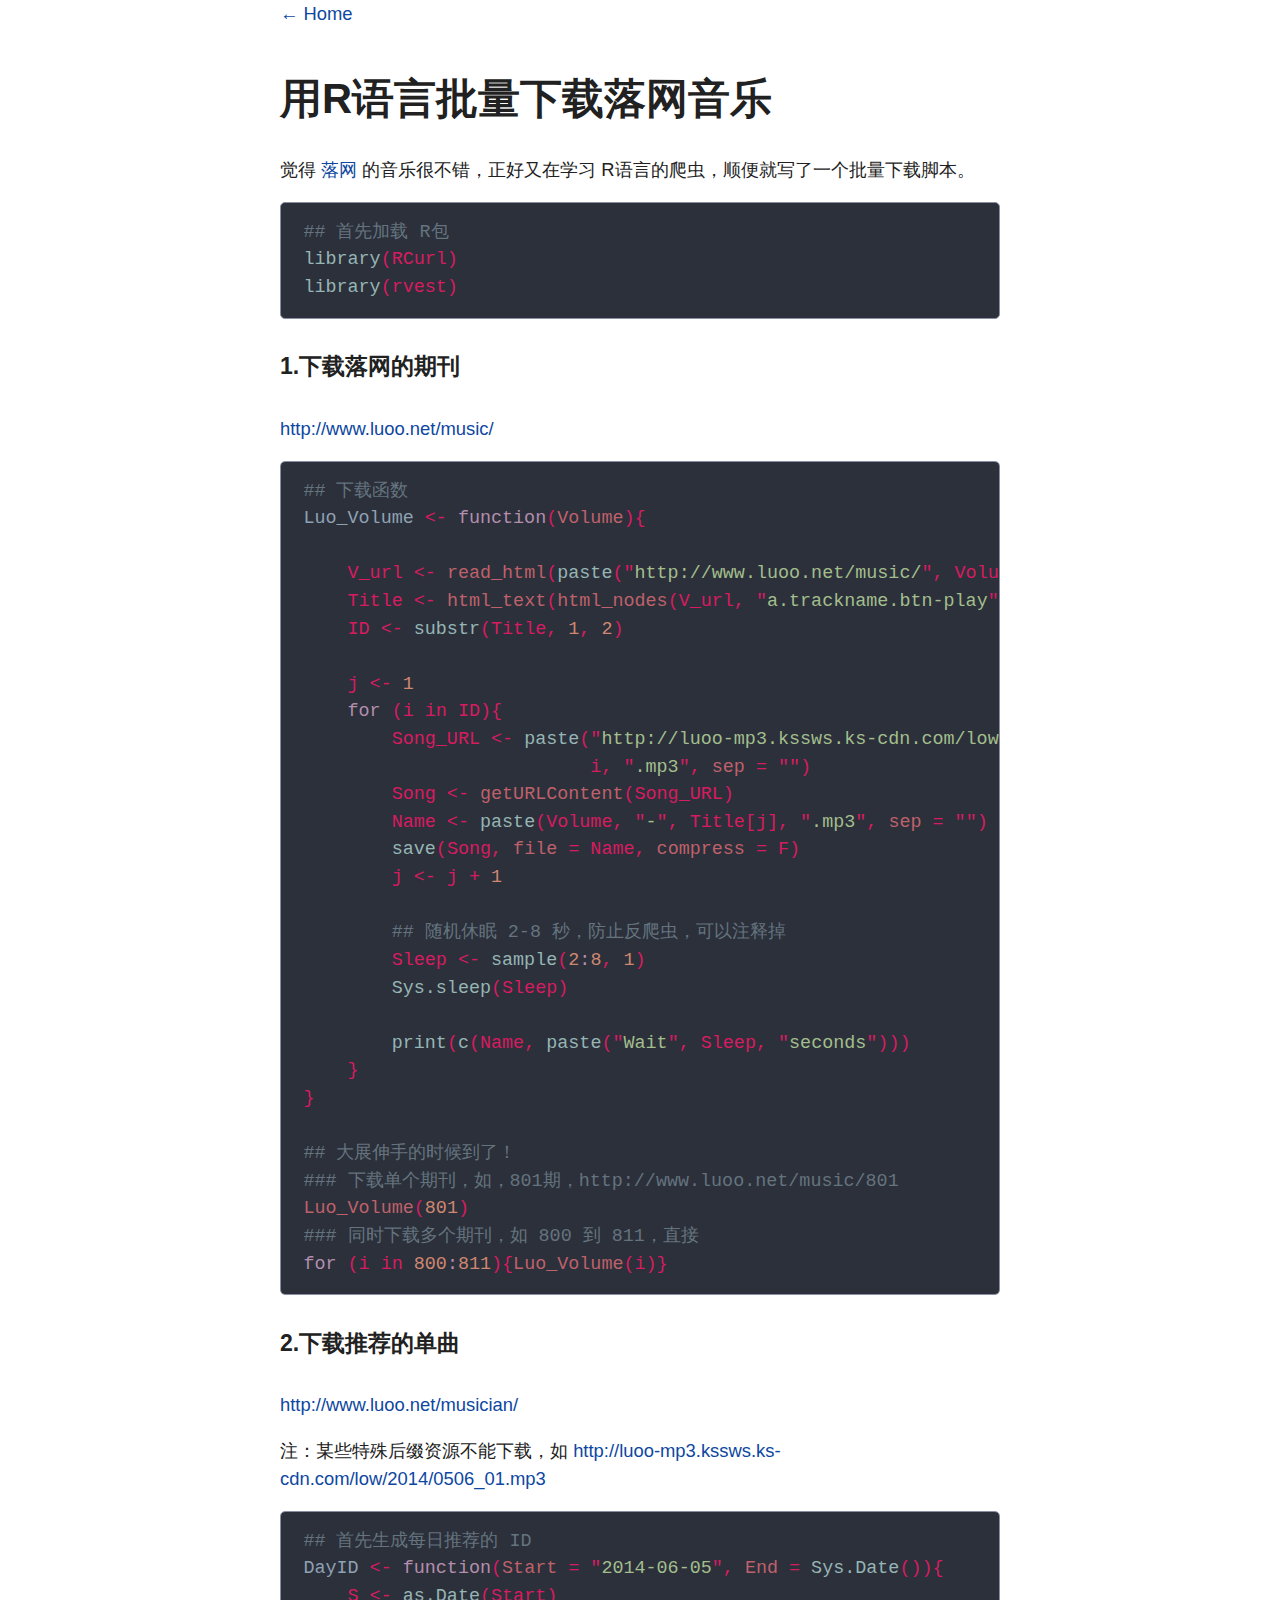
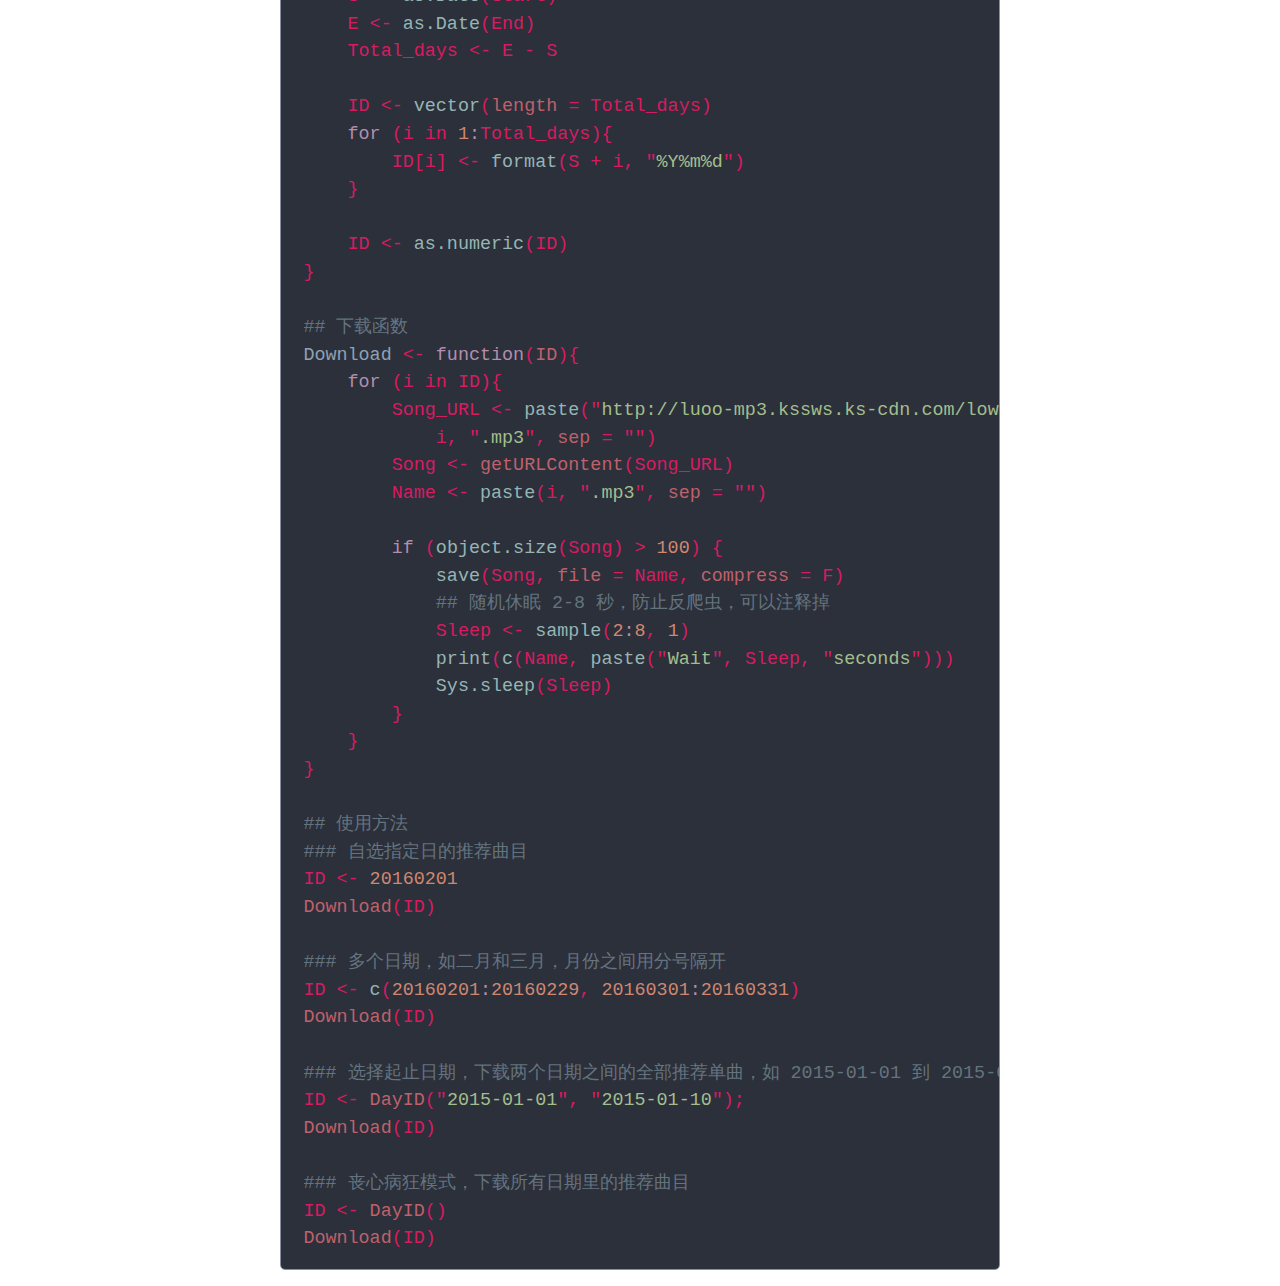
<file: luoo/index.html>
<!doctype html><html><head><meta charset=utf-8><title>Ciao!</title><link href=https://tsai002.github.io/simple-min.css rel=stylesheet><link href="[data-uri]" rel="shortcut icon"><link href=https://tsai002.github.io//atom.xml rel=alternate title=Ciao! type=application/atom+xml><meta content="width=device-width,initial-scale=1,user-scalable=no" name=viewport><body><div class=blogpost><a href=/>← Home</a><h2 class=post-title>用R语言批量下载落网音乐</h2><p>觉得 <a href=http://www.luoo.net/>落网</a> 的音乐很不错，正好又在学习 R语言的爬虫，顺便就写了一个批量下载脚本。<pre class=language-r data-lang=r style=background:#2b303b;color:#c0c5ce><code class=language-r data-lang=r><span style=color:#65737e>## 首先加载 R包
</span><span style=color:#96b5b4>library</span><span>(RCurl)
</span><span style=color:#96b5b4>library</span><span>(rvest)
</span></code></pre><h4 id=1-xia-zai-luo-wang-de-qi-kan>1.下载落网的期刊</h4><p><a href=http://www.luoo.net/music/>http://www.luoo.net/music/</a><pre class=language-r data-lang=r style=background:#2b303b;color:#c0c5ce><code class=language-r data-lang=r><span style=color:#65737e>## 下载函数
</span><span style=color:#8fa1b3>Luo_Volume </span><span>&LT- </span><span style=color:#b48ead>function</span><span>(</span><span style=color:#bf616a>Volume</span><span>){
</span><span>
</span><span>    V_url &LT- </span><span style=color:#bf616a>read_html</span><span>(</span><span style=color:#96b5b4>paste</span><span>("</span><span style=color:#a3be8c>http://www.luoo.net/music/</span><span>", Volume, </span><span style=color:#bf616a>sep </span><span>= ""))
</span><span>    Title &LT- </span><span style=color:#bf616a>html_text</span><span>(</span><span style=color:#bf616a>html_nodes</span><span>(V_url, "</span><span style=color:#a3be8c>a.trackname.btn-play</span><span>"))
</span><span>    ID &LT- </span><span style=color:#96b5b4>substr</span><span>(Title, </span><span style=color:#d08770>1</span><span>, </span><span style=color:#d08770>2</span><span>)
</span><span>
</span><span>    j &LT- </span><span style=color:#d08770>1
</span><span>    </span><span style=color:#b48ead>for </span><span>(i in ID){
</span><span>        Song_URL &LT- </span><span style=color:#96b5b4>paste</span><span>("</span><span style=color:#a3be8c>http://luoo-mp3.kssws.ks-cdn.com/low/luoo/radio801/</span><span>",
</span><span>                          i, "</span><span style=color:#a3be8c>.mp3</span><span>", </span><span style=color:#bf616a>sep </span><span>= "")
</span><span>        Song &LT- </span><span style=color:#bf616a>getURLContent</span><span>(Song_URL)
</span><span>        Name &LT- </span><span style=color:#96b5b4>paste</span><span>(Volume, "</span><span style=color:#a3be8c>-</span><span>", Title[j], "</span><span style=color:#a3be8c>.mp3</span><span>", </span><span style=color:#bf616a>sep </span><span>= "")
</span><span>        </span><span style=color:#96b5b4>save</span><span>(Song, </span><span style=color:#bf616a>file </span><span>= Name, </span><span style=color:#bf616a>compress </span><span>= F)
</span><span>        j &LT- j + </span><span style=color:#d08770>1
</span><span>
</span><span>        </span><span style=color:#65737e>## 随机休眠 2-8 秒，防止反爬虫，可以注释掉
</span><span>        Sleep &LT- </span><span style=color:#96b5b4>sample</span><span>(</span><span style=color:#d08770>2</span><span style=color:#b48ead>:</span><span style=color:#d08770>8</span><span>, </span><span style=color:#d08770>1</span><span>)
</span><span>        </span><span style=color:#96b5b4>Sys.sleep</span><span>(Sleep)
</span><span>
</span><span>        </span><span style=color:#96b5b4>print</span><span>(</span><span style=color:#96b5b4>c</span><span>(Name, </span><span style=color:#96b5b4>paste</span><span>("</span><span style=color:#a3be8c>Wait</span><span>", Sleep, "</span><span style=color:#a3be8c>seconds</span><span>")))
</span><span>    }
</span><span>}
</span><span>
</span><span style=color:#65737e>## 大展伸手的时候到了！
</span><span style=color:#65737e>### 下载单个期刊，如，801期，http://www.luoo.net/music/801
</span><span style=color:#bf616a>Luo_Volume</span><span>(</span><span style=color:#d08770>801</span><span>)
</span><span style=color:#65737e>### 同时下载多个期刊，如 800 到 811，直接
</span><span style=color:#b48ead>for </span><span>(i in </span><span style=color:#d08770>800</span><span style=color:#b48ead>:</span><span style=color:#d08770>811</span><span>){</span><span style=color:#bf616a>Luo_Volume</span><span>(i)}
</span></code></pre><h4 id=2-xia-zai-tui-jian-de-dan-qu>2.下载推荐的单曲</h4><p><a href=http://www.luoo.net/musician/>http://www.luoo.net/musician/</a><p>注：某些特殊后缀资源不能下载，如 <a href=http://luoo-mp3.kssws.ks-cdn.com/low/2014/0506_01.mp3>http://luoo-mp3.kssws.ks-cdn.com/low/2014/0506_01.mp3</a><pre class=language-r data-lang=r style=background:#2b303b;color:#c0c5ce><code class=language-r data-lang=r><span style=color:#65737e>## 首先生成每日推荐的 ID
</span><span style=color:#8fa1b3>DayID </span><span>&LT- </span><span style=color:#b48ead>function</span><span>(</span><span style=color:#bf616a>Start </span><span>= "</span><span style=color:#a3be8c>2014-06-05</span><span>", </span><span style=color:#bf616a>End </span><span>= </span><span style=color:#96b5b4>Sys.Date</span><span>()){
</span><span>    S &LT- </span><span style=color:#96b5b4>as.Date</span><span>(Start)
</span><span>    E &LT- </span><span style=color:#96b5b4>as.Date</span><span>(End)
</span><span>    Total_days &LT- E - S
</span><span>
</span><span>    ID &LT- </span><span style=color:#96b5b4>vector</span><span>(</span><span style=color:#bf616a>length </span><span>= Total_days)
</span><span>    </span><span style=color:#b48ead>for </span><span>(i in </span><span style=color:#d08770>1</span><span style=color:#b48ead>:</span><span>Total_days){
</span><span>        ID[i] &LT- </span><span style=color:#96b5b4>format</span><span>(S + i, "</span><span style=color:#a3be8c>%Y%m%d</span><span>")
</span><span>    }
</span><span>
</span><span>    ID &LT- </span><span style=color:#96b5b4>as.numeric</span><span>(ID)
</span><span>}
</span><span>
</span><span style=color:#65737e>## 下载函数
</span><span style=color:#8fa1b3>Download </span><span>&LT- </span><span style=color:#b48ead>function</span><span>(</span><span style=color:#bf616a>ID</span><span>){
</span><span>    </span><span style=color:#b48ead>for </span><span>(i in ID){
</span><span>        Song_URL &LT- </span><span style=color:#96b5b4>paste</span><span>("</span><span style=color:#a3be8c>http://luoo-mp3.kssws.ks-cdn.com/low/chinese/</span><span>",
</span><span>            i, "</span><span style=color:#a3be8c>.mp3</span><span>", </span><span style=color:#bf616a>sep </span><span>= "")
</span><span>        Song &LT- </span><span style=color:#bf616a>getURLContent</span><span>(Song_URL)
</span><span>        Name &LT- </span><span style=color:#96b5b4>paste</span><span>(i, "</span><span style=color:#a3be8c>.mp3</span><span>", </span><span style=color:#bf616a>sep </span><span>= "")
</span><span>
</span><span>        </span><span style=color:#b48ead>if </span><span>(</span><span style=color:#96b5b4>object.size</span><span>(Song) > </span><span style=color:#d08770>100</span><span>) {
</span><span>            </span><span style=color:#96b5b4>save</span><span>(Song, </span><span style=color:#bf616a>file </span><span>= Name, </span><span style=color:#bf616a>compress </span><span>= F)
</span><span>            </span><span style=color:#65737e>## 随机休眠 2-8 秒，防止反爬虫，可以注释掉
</span><span>            Sleep &LT- </span><span style=color:#96b5b4>sample</span><span>(</span><span style=color:#d08770>2</span><span style=color:#b48ead>:</span><span style=color:#d08770>8</span><span>, </span><span style=color:#d08770>1</span><span>)
</span><span>            </span><span style=color:#96b5b4>print</span><span>(</span><span style=color:#96b5b4>c</span><span>(Name, </span><span style=color:#96b5b4>paste</span><span>("</span><span style=color:#a3be8c>Wait</span><span>", Sleep, "</span><span style=color:#a3be8c>seconds</span><span>")))
</span><span>            </span><span style=color:#96b5b4>Sys.sleep</span><span>(Sleep)
</span><span>        }
</span><span>    }
</span><span>}
</span><span>
</span><span style=color:#65737e>## 使用方法
</span><span style=color:#65737e>### 自选指定日的推荐曲目
</span><span>ID &LT- </span><span style=color:#d08770>20160201
</span><span style=color:#bf616a>Download</span><span>(ID)
</span><span>
</span><span style=color:#65737e>### 多个日期，如二月和三月，月份之间用分号隔开
</span><span>ID &LT- </span><span style=color:#96b5b4>c</span><span>(</span><span style=color:#d08770>20160201</span><span style=color:#b48ead>:</span><span style=color:#d08770>20160229</span><span>, </span><span style=color:#d08770>20160301</span><span style=color:#b48ead>:</span><span style=color:#d08770>20160331</span><span>)
</span><span style=color:#bf616a>Download</span><span>(ID)
</span><span>
</span><span style=color:#65737e>### 选择起止日期，下载两个日期之间的全部推荐单曲，如 2015-01-01 到 2015-01-10 之间
</span><span>ID &LT- </span><span style=color:#bf616a>DayID</span><span>("</span><span style=color:#a3be8c>2015-01-01</span><span>", "</span><span style=color:#a3be8c>2015-01-10</span><span>");
</span><span style=color:#bf616a>Download</span><span>(ID)
</span><span>
</span><span style=color:#65737e>### 丧心病狂模式，下载所有日期里的推荐曲目
</span><span>ID &LT- </span><span style=color:#bf616a>DayID</span><span>()
</span><span style=color:#bf616a>Download</span><span>(ID)
</span></code></pre></div>
</file>
